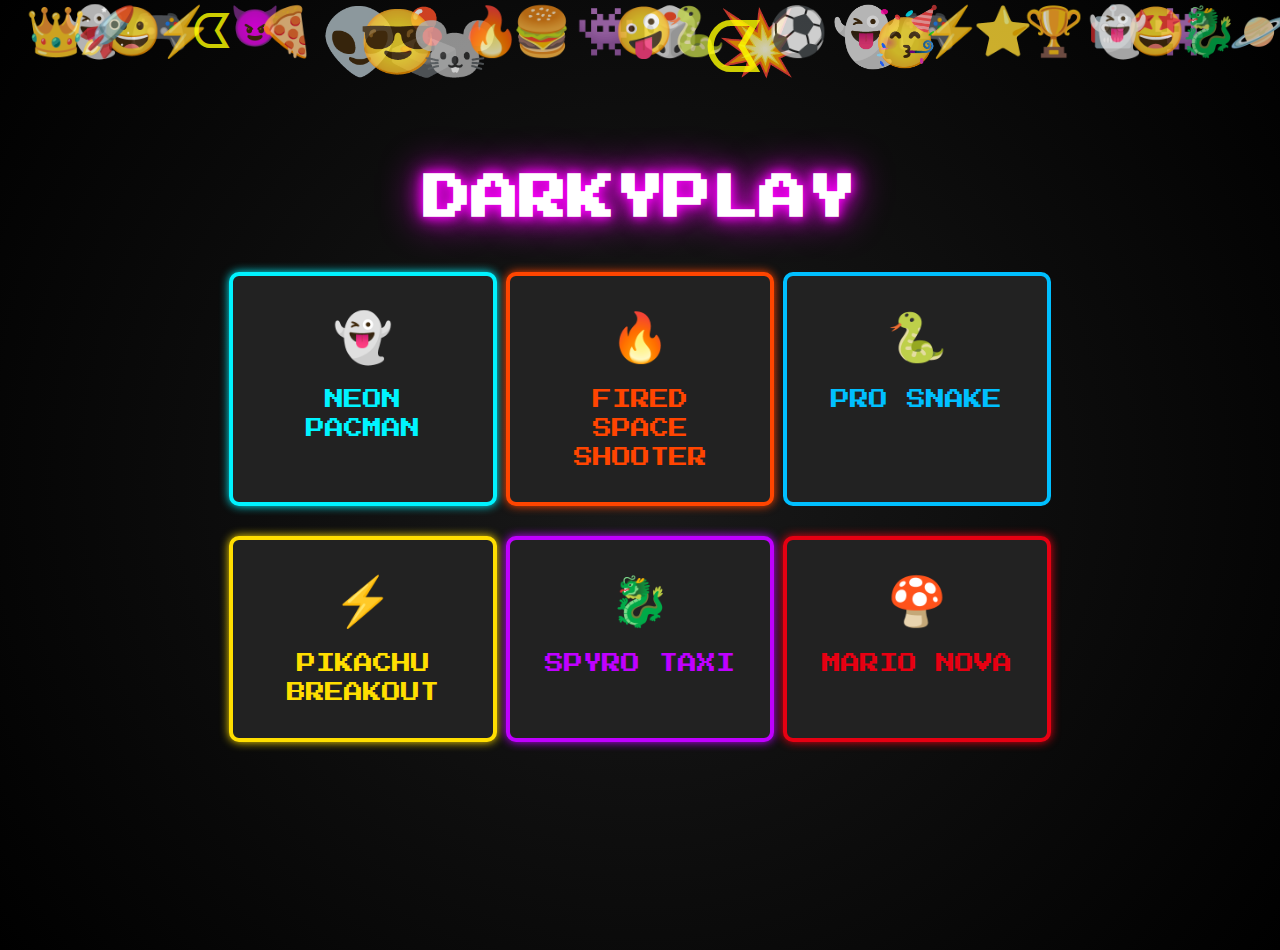
<file: index.html>
<!DOCTYPE html>
<html lang="en">

<head>
    <meta charset="UTF-8">
    <meta name="viewport" content="width=device-width, initial-scale=1.0, maximum-scale=1.0, user-scalable=no">
    <title>Darky Play - Free Online Arcade Games for Kids</title>
    <meta name="description"
        content="Play free online games like Neon Pacman, Space Shooter, Snake, and Pikachu Breakout at Darky Play. No downloads required! Fun and safe browser games for kids.">
    <meta name="keywords"
        content="Darky Play, Online Games, Free Games, Kids Games, Browser Games, Play Game, Neon Pacman, Space Shooter, Snake Game, Pokemon Game">
    <meta name="robots" content="index, follow">
    <link href="https://fonts.googleapis.com/css2?family=Press+Start+2P&display=swap" rel="stylesheet">
    <style>
        body {
            background-color: #111;
            color: #fff;
            font-family: 'Press Start 2P', cursive;
            display: flex;
            flex-direction: column;
            justify-content: center;
            align-items: center;
            height: 100vh;
            margin: 0;
            /* overflow: hidden; Removed for scrolling */
            text-align: center;
            position: relative;
            min-height: 100vh;
            height: auto;
            /* Allow growth */
            padding-bottom: 50px;
        }

        /* Icon Buttons */
        .icon-btn {
            display: inline-flex;
            align-items: center;
            justify-content: center;
            gap: 8px;
        }

        @media (max-width: 600px) {
            .icon-btn span {
                display: none;
            }

            .icon-btn::after {
                content: attr(data-icon);
                font-size: 1.5rem;
            }

            .icon-btn {
                padding: 10px !important;
            }
        }

        /* Dynamic Gradient Background */
        body::before {
            content: '';
            position: absolute;
            top: 0;
            left: 0;
            width: 100%;
            height: 100%;
            background: radial-gradient(circle at 50% 50%, #1a1a1a, #000);
            z-index: 0;
        }

        h1 {
            font-size: 3rem;
            color: #fff;
            text-shadow: 0 0 10px #ff00ff, 0 0 20px #ff00ff, 0 0 40px #ff00ff;
            margin-bottom: 50px;
            animation: glow 1.5s ease-in-out infinite alternate;
            z-index: 2;
            position: relative;
        }

        .game-grid {
            display: grid;
            grid-template-columns: repeat(auto-fit, minmax(200px, 1fr));
            gap: 30px;
            width: 100%;
            max-width: 800px;
            justify-items: center;
            z-index: 2;
            position: relative;
        }

        .game-card {
            background: #222;
            border: 4px solid #00f3ff;
            padding: 30px;
            border-radius: 10px;
            text-decoration: none;
            color: #00f3ff;
            transition: all 0.3s;
            display: flex;
            flex-direction: column;
            align-items: center;
            width: 100%;
            max-width: 200px;
            box-shadow: 0 0 10px #00f3ff;
        }

        .game-card:hover {
            background: #00f3ff;
            color: #000;
            box-shadow: 0 0 30px #00f3ff;
            transform: scale(1.1);
        }

        .game-icon {
            font-size: 3rem;
            margin-bottom: 20px;
        }

        .game-title {
            font-size: 1.2rem;
            line-height: 1.5;
        }

        @keyframes glow {
            from {
                text-shadow: 0 0 10px #ff00ff, 0 0 20px #ff00ff;
            }

            to {
                text-shadow: 0 0 20px #ff00ff, 0 0 40px #ff00ff, 0 0 60px #ff00ff;
            }
        }

        @media (max-width: 600px) {
            .game-grid {
                grid-template-columns: 1fr;
                width: 90%;
            }

            h1 {
                font-size: 2rem;
            }
        }

        /* Specific Game Card Styles */
        .game-card:nth-child(3):hover {
            background: #00BFFF !important;
            color: #000 !important;
            box-shadow: none !important;
        }

        .game-card:nth-child(2):hover {
            background: #FF4500 !important;
            color: #000 !important;
            box-shadow: 0 0 30px #FF4500 !important;
        }

        .game-card:nth-child(4):hover {
            background: #FFDE00 !important;
            color: #000 !important;
            box-shadow: 0 0 30px #FFDE00 !important;
        }

        .game-card:nth-child(6):hover {
            background: #e60012 !important;
            color: #fff !important;
            box-shadow: 0 0 30px #e60012 !important;
        }

        /* Background Animation */
        .background-container {
            position: absolute;
            top: 0;
            left: 0;
            width: 100%;
            height: 100%;
            overflow: hidden;
            z-index: 1;
            pointer-events: none;
        }

        .floating-icon {
            position: absolute;
            font-size: 3rem;
            opacity: 0.8;
            /* Increased from 0.15 */
            animation: float 15s infinite linear;
            filter: none;
            /* Removed blur */
        }

        @keyframes float {
            0% {
                transform: translateY(110vh) rotate(0deg);
                opacity: 0.1;
            }

            50% {
                opacity: 0.3;
            }

            100% {
                transform: translateY(-10vh) rotate(360deg);
                opacity: 0.1;
            }
        }

        /* Original Embedded Styles Override */
        @media (max-width: 768px) {
            .game-grid {
                display: flex;
                flex-direction: column;
                align-items: center;
            }

            .game-card {
                width: 90%;
                margin-bottom: 20px;
            }

            .floating-icon {
                font-size: 1.5rem !important;
                /* Smaller icons on mobile */
            }
        }
    </style>
</head>

<body>
    <!-- Background Animation -->
    <div class="background-container">
        <!-- Mass Emoji Flood -->

        <!-- Row 1: Ghosts & Monsters -->
        <span class="floating-icon" style="left: 5%; animation-duration: 20s; font-size: 3rem;">👻</span>
        <span class="floating-icon"
            style="left: 25%; animation-duration: 25s; animation-delay: 2s; font-size: 4rem;">👽</span>
        <span class="floating-icon" style="left: 45%; animation-duration: 18s; animation-delay: 5s;">👾</span>
        <span class="floating-icon"
            style="left: 65%; animation-duration: 22s; animation-delay: 1s; font-size: 3.5rem;">👻</span>
        <span class="floating-icon"
            style="left: 85%; animation-duration: 24s; animation-delay: 6s; font-size: 2.5rem;">🤖</span>

        <!-- Row 2: Gaming -->
        <span class="floating-icon" style="left: 10%; animation-duration: 28s; animation-delay: 4s;">🎮</span>
        <span class="floating-icon"
            style="left: 30%; animation-duration: 30s; animation-delay: 0s; font-size: 4rem;">🕹️</span>
        <span class="floating-icon" style="left: 50%; animation-duration: 26s; animation-delay: 8s;">🎲</span>
        <span class="floating-icon"
            style="left: 70%; animation-duration: 22s; animation-delay: 3s; font-size: 3rem;">🎮</span>
        <span class="floating-icon" style="left: 90%; animation-duration: 25s; animation-delay: 10s;">👾</span>

        <!-- Row 3: Smileys -->
        <span class="floating-icon" style="left: 8%; animation-duration: 18s; animation-delay: 7s;">😀</span>
        <span class="floating-icon"
            style="left: 28%; animation-duration: 20s; animation-delay: 12s; font-size: 4rem;">😎</span>
        <span class="floating-icon" style="left: 48%; animation-duration: 15s; animation-delay: 2s;">🤪</span>
        <span class="floating-icon"
            style="left: 68%; animation-duration: 24s; animation-delay: 5s; font-size: 3.5rem;">🥳</span>
        <span class="floating-icon" style="left: 88%; animation-duration: 19s; animation-delay: 9s;">🤩</span>
        <span class="floating-icon"
            style="left: 18%; animation-duration: 26s; animation-delay: 14s; font-size: 2.5rem;">😈</span>

        <!-- Row 4: Pokemon/Animals -->
        <span class="floating-icon"
            style="left: 12%; animation-duration: 22s; animation-delay: 1s; color: yellow;">⚡</span>
        <span class="floating-icon"
            style="left: 32%; animation-duration: 27s; animation-delay: 6s; font-size: 4.5rem;">🐭</span>
        <span class="floating-icon" style="left: 52%; animation-duration: 21s; animation-delay: 11s;">🐍</span>
        <span class="floating-icon"
            style="left: 72%; animation-duration: 25s; animation-delay: 4s; color: yellow;">⚡</span>
        <span class="floating-icon"
            style="left: 92%; animation-duration: 29s; animation-delay: 8s; font-size: 3rem;">🐉</span>

        <!-- Row 5: Action/Space -->
        <span class="floating-icon" style="left: 6%; animation-duration: 16s; animation-delay: 3s;">🚀</span>
        <span class="floating-icon" style="left: 36%; animation-duration: 20s; animation-delay: 9s;">🔥</span>
        <span class="floating-icon"
            style="left: 56%; animation-duration: 23s; animation-delay: 13s; font-size: 4rem;">💥</span>
        <span class="floating-icon" style="left: 76%; animation-duration: 18s; animation-delay: 2s;">⭐</span>
        <span class="floating-icon" style="left: 96%; animation-duration: 25s; animation-delay: 7s;">🪐</span>

        <!-- Row 6: Food & Fun -->
        <span class="floating-icon" style="left: 20%; animation-duration: 30s; animation-delay: 5s;">🍕</span>
        <span class="floating-icon" style="left: 40%; animation-duration: 24s; animation-delay: 10s;">🍔</span>
        <span class="floating-icon" style="left: 60%; animation-duration: 28s; animation-delay: 15s;">⚽</span>
        <span class="floating-icon" style="left: 80%; animation-duration: 22s; animation-delay: 1s;">🏆</span>
        <span class="floating-icon" style="left: 2%; animation-duration: 26s; animation-delay: 12s;">👑</span>

        <!-- Row 7: Pacman -->
        <span class="floating-icon"
            style="left: 15%; animation-duration: 17s; animation-delay: 4s; color: yellow;">ᗧ</span>
        <span class="floating-icon"
            style="left: 55%; animation-duration: 19s; animation-delay: 8s; color: yellow; font-size: 4.5rem;">ᗧ</span>
        <span class="floating-icon"
            style="left: 85%; animation-duration: 21s; animation-delay: 0s; color: pink;">👻</span>
    </div>

    <h1>DARKYPLAY</h1>
    <div class="game-grid">
        <a href="neon-pacman/index.html" class="game-card">
            <div class="game-icon">👻</div>
            <div class="game-title">NEON PACMAN</div>
        </a>
        <a href="fired-space-shooter/index.html" class="game-card"
            style="border-color: #FF4500; box-shadow: 0 0 10px #FF4500; color: #FF4500;">
            <div class="game-icon">🔥</div>
            <div class="game-title">FIRED SPACE SHOOTER</div>
        </a>
        <a href="snake/index.html" class="game-card" style="border-color: #00BFFF; box-shadow: none; color: #00BFFF;">
            <div class="game-icon">🐍</div>
            <div class="game-title">PRO SNAKE</div>
        </a>
        <a href="pikachu-breakout/index.html" class="game-card"
            style="border-color: #FFDE00; box-shadow: 0 0 10px #FFDE00; color: #FFDE00;">
            <div class="game-icon">⚡</div>
            <div class="game-title">PIKACHU BREAKOUT</div>
        </a>
        <a href="spyro-taxi/index.html" class="game-card"
            style="border-color: #bf00ff; box-shadow: 0 0 10px #bf00ff; color: #bf00ff;">
            <div class="game-icon">🐉</div>
            <div class="game-title">SPYRO TAXI</div>
        </a>
        <a href="mario-nova/index.html" class="game-card"
            style="border-color: #e60012; box-shadow: 0 0 10px #e60012; color: #e60012;">
            <div class="game-icon">🍄</div>
            <div class="game-title">MARIO NOVA</div>
        </a>
    </div>

    <div class="site-footer">
        &copy; 2026 - Efe Kaan Karahan
    </div>
</body>

</html>
</file>
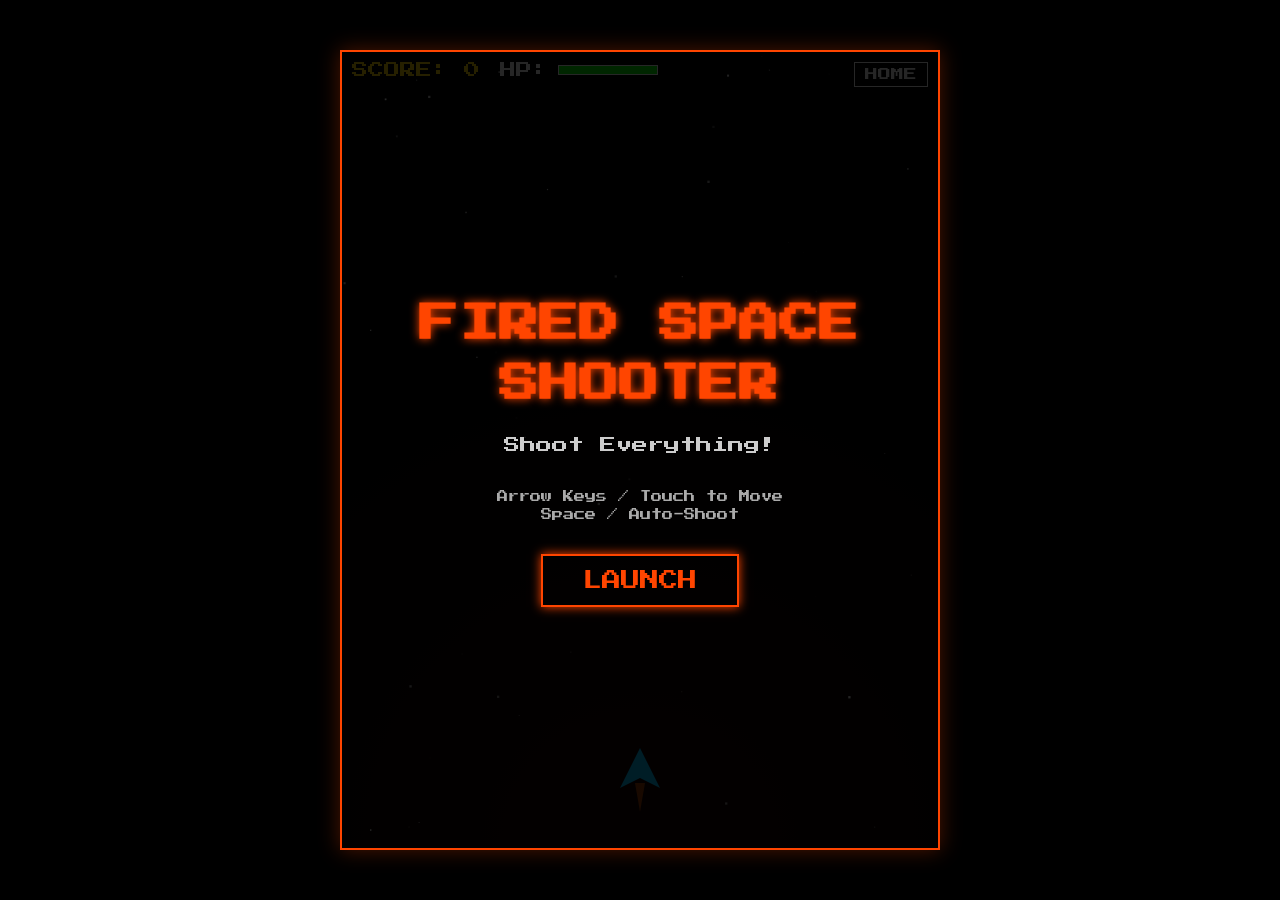
<file: fired-space-shooter/index.html>
<!DOCTYPE html>
<html lang="en">

<head>
    <meta charset="UTF-8">
    <meta name="viewport" content="width=device-width, initial-scale=1.0, user-scalable=no, maximum-scale=1.0">
    <title>Fired Space Shooter</title>
    <link href="https://fonts.googleapis.com/css2?family=Press+Start+2P&display=swap" rel="stylesheet">
    <link rel="stylesheet" href="style.css">
    <style>
        /* Embed critical style to avoid FOUC */
        body {
            background-color: #000;
            color: #fff;
        }
    </style>
</head>

<body>
    <div class="game-container">
        <div class="header">
            <div class="score-board">SCORE: <span id="score">0</span></div>
            <div class="health-board">HP: <div id="health-bar">
                    <div id="health-fill"></div>
                </div>
            </div>
            <a href="/" class="home-btn" style="position: absolute; top: 10px; right: 10px;">HOME</a>
        </div>

        <canvas id="gameCanvas"></canvas>

        <div id="start-screen" class="overlay">
            <h1>FIRED SPACE SHOOTER</h1>
            <p>Shoot Everything!</p>
            <p style="font-size: 0.7em; color: #aaa;">Arrow Keys / Touch to Move<br>Space / Auto-Shoot</p>
            <button id="play-btn">LAUNCH</button>
        </div>

        <div id="game-over-screen" class="overlay hidden">
            <h1 style="color: red; font-size: 3rem;">LOSER</h1>
            <p>Score: <span id="final-score">0</span></p>
            <button id="restart-btn">RETRY</button>
            <a href="/" class="home-btn" style="margin-top: 20px; display: inline-block;">MENU</a>
        </div>

        <div id="win-screen" class="overlay hidden">
            <h1 style="color: #00ff00; font-size: 3rem;">YOU WIN</h1>
            <p>Score: <span id="win-score">0</span></p>
            <button id="restart-win-btn">PLAY AGAIN</button>
            <a href="/" class="home-btn" style="margin-top: 20px; display: inline-block;">MENU</a>
        </div>
    </div>

    <script src="game.js"></script>
</body>

</html>
</file>
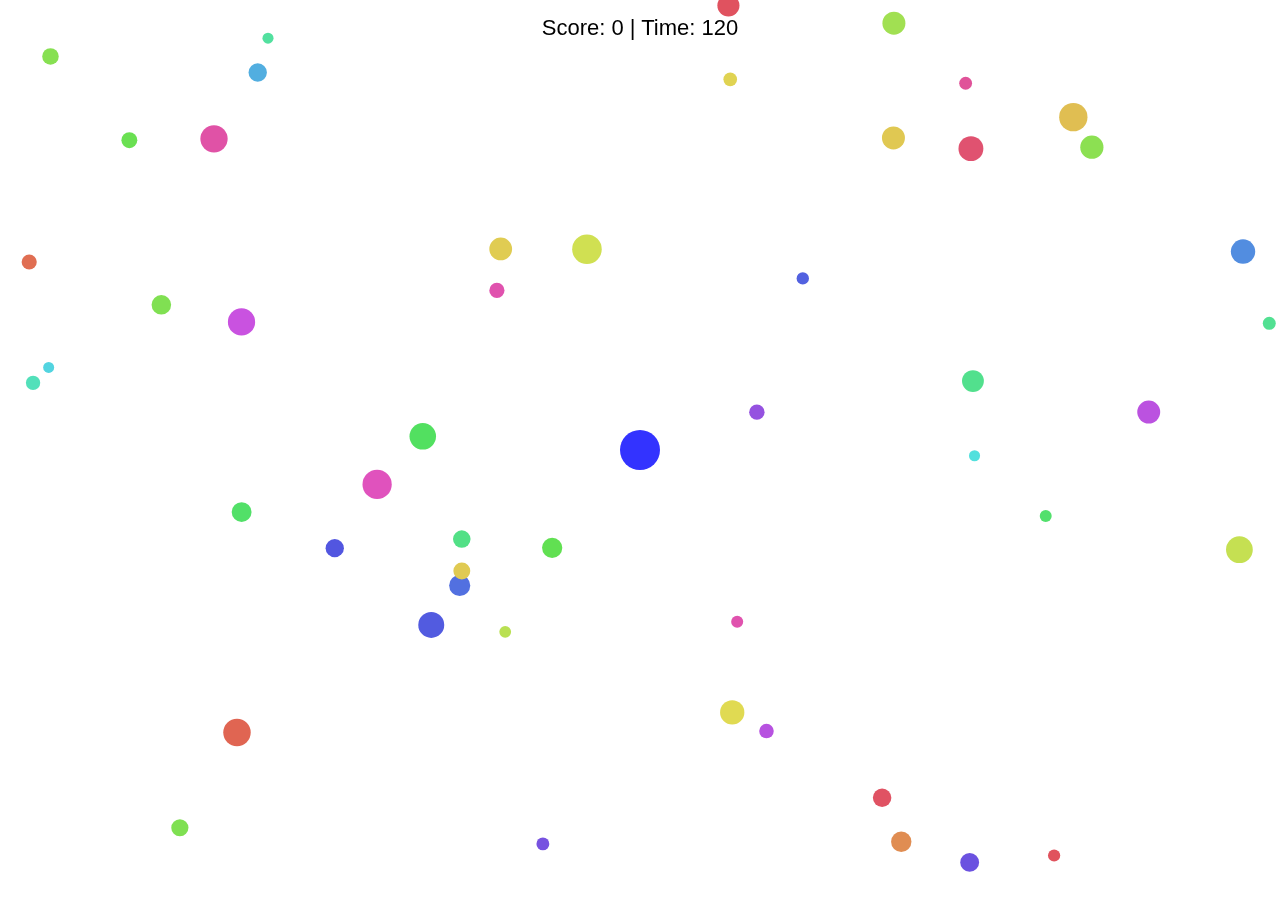
<file: holepringo/index.html>
<!DOCTYPE html>
<html>

<head>
    <meta charset="UTF-8">
    <title>Holpringo 2D</title>
    <style>
        body {
            margin: 0;
            overflow: hidden;
            background: #ffffff;
        }

        canvas {
            display: block;
        }

        #ui {
            position: fixed;
            top: 15px;
            left: 50%;
            transform: translateX(-50%);
            font-family: Arial;
            font-size: 22px;
            color: #000;
        }
    </style>
</head>

<body>

    <div id="ui">
        Score: <span id="score">0</span> |
        Time: <span id="time">120</span>
    </div>

    <canvas id="game"></canvas>

    <div id="menuScreen"
        style="position:fixed; top:0; left:0; width:100%; height:100%; background:white; display:none; align-items:center; justify-content:center; flex-direction:column; font-family:Arial; z-index:9999;">
        <h1>Time's Up!</h1>
        <button onclick="restartGame()" style="margin:10px;padding:10px 20px;font-size:18px;">Restart</button>
        <button onclick="goMainMenu()" style="margin:10px;padding:10px 20px;font-size:18px;">Main Menu</button>
    </div>

    <script>
        const canvas = document.getElementById("game");
        const ctx = canvas.getContext("2d");

        canvas.width = window.innerWidth;
        canvas.height = window.innerHeight;

        let player = {
            x: canvas.width / 2,
            y: canvas.height / 2,
            radius: 20,
            vx: 0,
            vy: 0
        };

        let score = 0;
        let timeLeft = 120;
        let gameActive = true;

        let objects = [];

        // Spawn objects
        function spawn() {
            objects.push({
                x: Math.random() * canvas.width,
                y: Math.random() * canvas.height,
                radius: Math.random() * 10 + 5,
                color: `hsl(${Math.random() * 360},70%,60%)`
            });
        }

        for (let i = 0; i < 50; i++) spawn();

        // KEYBOARD CONTROL
        let keys = {};

        window.addEventListener("keydown", e => {
            keys[e.key] = true;
        });
        window.addEventListener("keyup", e => {
            keys[e.key] = false;
        });

        // TOUCH CONTROL
        let touchStartX = 0, touchStartY = 0;

        window.addEventListener("touchstart", e => {
            touchStartX = e.touches[0].clientX;
            touchStartY = e.touches[0].clientY;
        });

        window.addEventListener("touchmove", e => {
            let dx = e.touches[0].clientX - touchStartX;
            let dy = e.touches[0].clientY - touchStartY;

            player.vx = dx * 0.01;
            player.vy = dy * 0.01;
        });

        window.addEventListener("touchend", () => {
            player.vx = 0;
            player.vy = 0;
        });

        // TIMER
        const timerInterval = setInterval(() => {
            if (!gameActive) return;
            timeLeft--;
            document.getElementById("time").innerText = timeLeft;
            if (timeLeft <= 0) {
                gameActive = false;
            }
        }, 1000);

        // GAME LOOP
        function update() {
            if (!gameActive) return;

            // Keyboard movement
            if (keys["ArrowUp"]) player.vy -= 0.3;
            if (keys["ArrowDown"]) player.vy += 0.3;
            if (keys["ArrowLeft"]) player.vx -= 0.3;
            if (keys["ArrowRight"]) player.vx += 0.3;

            // Friction (kayma efekti)
            player.vx *= 0.95;
            player.vy *= 0.95;

            player.x += player.vx;
            player.y += player.vy;

            // Boundaries
            if (player.x < 0) player.x = 0;
            if (player.y < 0) player.y = 0;
            if (player.x > canvas.width) player.x = canvas.width;
            if (player.y > canvas.height) player.y = canvas.height;

            // Eat objects
            objects.forEach((obj, index) => {
                let dx = player.x - obj.x;
                let dy = player.y - obj.y;
                let dist = Math.sqrt(dx * dx + dy * dy);

                if (dist < player.radius) {
                    score += 10;
                    document.getElementById("score").innerText = score;
                    objects.splice(index, 1);
                    spawn();
                }
            });
        }

        function draw() {
            ctx.clearRect(0, 0, canvas.width, canvas.height);

            // Player
            ctx.beginPath();
            ctx.arc(player.x, player.y, player.radius, 0, Math.PI * 2);
            ctx.fillStyle = "#3333ff";
            ctx.fill();

            // Objects
            objects.forEach(obj => {
                ctx.beginPath();
                ctx.arc(obj.x, obj.y, obj.radius, 0, Math.PI * 2);
                ctx.fillStyle = obj.color;
                ctx.fill();
            });

            if (!gameActive) {
                document.getElementById("menuScreen").style.display = "flex";
            }
        }

        function loop() {
            update();
            draw();
            requestAnimationFrame(loop);
        }

        loop();

        function restartGame() {
            location.reload();
        }

        function goMainMenu() {
            window.location.href = "/";
        }
    </script>

</body>

</html>
</file>
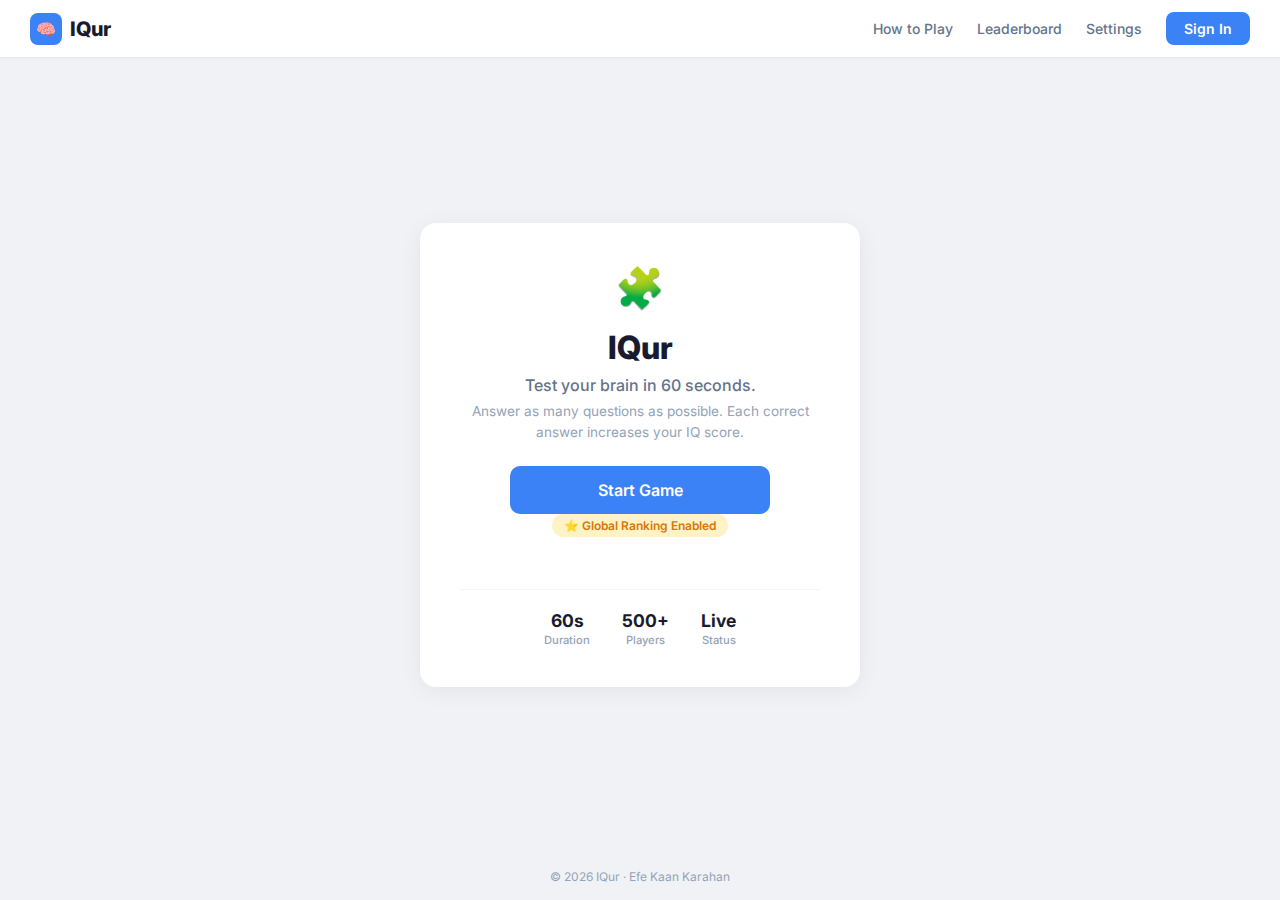
<file: iqur/index.html>
<!DOCTYPE html>
<html lang="en">

<head>
    <meta charset="UTF-8">
    <meta name="viewport" content="width=device-width, initial-scale=1.0">
    <title>IQur - Test Your Brain</title>
    <link href="https://fonts.googleapis.com/css2?family=Inter:wght@400;500;600;700;800&display=swap" rel="stylesheet">
    <style>
        * {
            margin: 0;
            padding: 0;
            box-sizing: border-box;
        }

        body {
            font-family: 'Inter', sans-serif;
            background: #f0f2f5;
            min-height: 100vh;
            display: flex;
            flex-direction: column;
        }

        /* ── Navbar ── */
        .navbar {
            background: #fff;
            padding: 12px 30px;
            display: flex;
            align-items: center;
            justify-content: space-between;
            box-shadow: 0 1px 3px rgba(0, 0, 0, 0.06);
            position: sticky;
            top: 0;
            z-index: 100;
        }

        .nav-logo {
            display: flex;
            align-items: center;
            gap: 8px;
            font-weight: 800;
            font-size: 1.25rem;
            color: #1a1a2e;
        }

        .nav-logo .logo-icon {
            width: 32px;
            height: 32px;
            background: #3b82f6;
            border-radius: 8px;
            display: flex;
            align-items: center;
            justify-content: center;
            color: #fff;
            font-size: 1rem;
        }

        .nav-links {
            display: flex;
            align-items: center;
            gap: 24px;
        }

        .nav-links a {
            text-decoration: none;
            color: #64748b;
            font-size: 0.875rem;
            font-weight: 500;
            transition: color 0.2s;
        }

        .nav-links a:hover {
            color: #3b82f6;
        }

        .nav-links .btn-signin {
            background: #3b82f6;
            color: #fff;
            padding: 8px 18px;
            border-radius: 8px;
            font-weight: 600;
            transition: background 0.2s;
        }

        .nav-links .btn-signin:hover {
            background: #2563eb;
        }

        /* ── Main Content ── */
        .main-content {
            flex: 1;
            display: flex;
            align-items: center;
            justify-content: center;
            padding: 40px 20px;
        }

        /* ── Card ── */
        .card {
            background: #fff;
            border-radius: 16px;
            box-shadow: 0 4px 24px rgba(0, 0, 0, 0.06);
            padding: 40px;
            width: 100%;
            max-width: 440px;
            text-align: center;
            animation: fadeIn 0.4s ease;
        }

        @keyframes fadeIn {
            from {
                opacity: 0;
                transform: translateY(12px);
            }

            to {
                opacity: 1;
                transform: translateY(0);
            }
        }

        .brain-icon {
            font-size: 2.5rem;
            margin-bottom: 16px;
            display: inline-block;
            animation: pulse 2s ease-in-out infinite;
        }

        @keyframes pulse {

            0%,
            100% {
                transform: scale(1);
            }

            50% {
                transform: scale(1.1);
            }
        }

        /* ── Start Screen ── */
        #startScreen h1 {
            font-size: 2rem;
            font-weight: 800;
            color: #1a1a2e;
            margin-bottom: 8px;
        }

        #startScreen .subtitle {
            font-size: 1rem;
            color: #64748b;
            font-weight: 500;
            margin-bottom: 6px;
        }

        #startScreen .description {
            font-size: 0.85rem;
            color: #94a3b8;
            margin-bottom: 24px;
            line-height: 1.5;
        }

        .btn-primary {
            background: #3b82f6;
            color: #fff;
            border: none;
            padding: 14px 40px;
            font-size: 1rem;
            font-weight: 600;
            border-radius: 10px;
            cursor: pointer;
            transition: all 0.2s;
            font-family: 'Inter', sans-serif;
            width: 100%;
            max-width: 260px;
        }

        .btn-primary:hover {
            background: #2563eb;
            transform: translateY(-1px);
            box-shadow: 0 4px 12px rgba(59, 130, 246, 0.35);
        }

        .btn-primary:active {
            transform: translateY(0);
        }

        .difficulty-label {
            display: inline-block;
            background: #fef3c7;
            color: #d97706;
            padding: 4px 12px;
            border-radius: 20px;
            font-size: 0.75rem;
            font-weight: 600;
            margin-bottom: 24px;
        }

        .stats-row {
            display: flex;
            justify-content: center;
            gap: 32px;
            margin-top: 28px;
            padding-top: 20px;
            border-top: 1px solid #f1f5f9;
        }

        .stat-item {
            text-align: center;
        }

        .stat-value {
            font-size: 1.1rem;
            font-weight: 700;
            color: #1a1a2e;
        }

        .stat-label {
            font-size: 0.7rem;
            color: #94a3b8;
            font-weight: 500;
            margin-top: 2px;
        }

        /* ── Game Screen ── */
        .game-header {
            display: flex;
            justify-content: space-between;
            margin-bottom: 32px;
        }

        .game-stat-box {
            background: #f8fafc;
            border-radius: 12px;
            padding: 12px 20px;
            flex: 1;
            margin: 0 6px;
        }

        .game-stat-box .label {
            font-size: 0.65rem;
            color: #94a3b8;
            font-weight: 600;
            text-transform: uppercase;
            letter-spacing: 0.5px;
            display: flex;
            align-items: center;
            gap: 4px;
        }

        .game-stat-box .label .dot {
            width: 6px;
            height: 6px;
            border-radius: 50%;
            display: inline-block;
        }

        .game-stat-box .label .dot.green {
            background: #22c55e;
        }

        .game-stat-box .label .dot.blue {
            background: #3b82f6;
        }

        .game-stat-box .value {
            font-size: 1.5rem;
            font-weight: 800;
            color: #1a1a2e;
            margin-top: 4px;
        }

        .game-stat-box .value .unit {
            font-size: 0.75rem;
            font-weight: 500;
            color: #94a3b8;
            margin-left: 2px;
        }

        .question-label {
            font-size: 0.7rem;
            color: #3b82f6;
            font-weight: 600;
            text-transform: uppercase;
            letter-spacing: 1px;
            margin-bottom: 12px;
        }

        .question-text {
            font-size: 2.5rem;
            font-weight: 800;
            color: #1a1a2e;
            margin-bottom: 24px;
        }

        .answer-input {
            width: 100%;
            max-width: 280px;
            padding: 14px;
            font-size: 1.1rem;
            font-family: 'Inter', sans-serif;
            border: 2px solid #e2e8f0;
            border-radius: 10px;
            text-align: center;
            outline: none;
            transition: border-color 0.2s;
            color: #1a1a2e;
            font-weight: 600;
        }

        .answer-input:focus {
            border-color: #3b82f6;
            box-shadow: 0 0 0 3px rgba(59, 130, 246, 0.15);
        }

        .answer-input::placeholder {
            color: #cbd5e1;
            font-weight: 400;
        }

        .hint-text {
            font-size: 0.75rem;
            color: #94a3b8;
            margin-top: 10px;
            margin-bottom: 24px;
        }

        .progress-section {
            margin-top: 28px;
            padding-top: 20px;
            border-top: 1px solid #f1f5f9;
            display: flex;
            align-items: center;
            justify-content: space-between;
        }

        .progress-label {
            font-size: 0.7rem;
            color: #94a3b8;
            font-weight: 500;
        }

        .progress-bar-bg {
            flex: 1;
            height: 6px;
            background: #e2e8f0;
            border-radius: 3px;
            margin: 0 12px;
            overflow: hidden;
        }

        .progress-bar-fill {
            height: 100%;
            background: linear-gradient(90deg, #3b82f6, #60a5fa);
            border-radius: 3px;
            transition: width 0.5s ease;
        }

        .progress-count {
            font-size: 0.75rem;
            color: #64748b;
            font-weight: 600;
        }

        /* ── Results Screen ── */
        #endScreen h2.result-title {
            font-size: 1.6rem;
            font-weight: 800;
            color: #1a1a2e;
            margin-bottom: 4px;
        }

        .result-subtitle {
            font-size: 0.85rem;
            color: #94a3b8;
            margin-bottom: 28px;
        }

        .score-display {
            margin-bottom: 28px;
        }

        .score-label {
            font-size: 0.7rem;
            color: #94a3b8;
            font-weight: 600;
            text-transform: uppercase;
            letter-spacing: 1px;
            margin-bottom: 4px;
        }

        .score-number {
            font-size: 3.5rem;
            font-weight: 800;
            color: #1a1a2e;
        }

        .performance-card {
            background: #f0f7ff;
            border-radius: 12px;
            padding: 20px;
            margin-bottom: 24px;
        }

        .performance-card h3 {
            font-size: 1rem;
            font-weight: 700;
            color: #1a1a2e;
            margin-bottom: 4px;
        }

        .performance-card p {
            font-size: 0.75rem;
            color: #64748b;
            line-height: 1.5;
            margin-bottom: 16px;
        }

        .performance-stats {
            display: flex;
            justify-content: center;
            gap: 16px;
        }

        .perf-stat {
            text-align: center;
            flex: 1;
        }

        .perf-stat .perf-value {
            font-size: 1.1rem;
            font-weight: 800;
            color: #3b82f6;
        }

        .perf-stat .perf-value.green {
            color: #22c55e;
        }

        .perf-stat .perf-value.red {
            color: #ef4444;
        }

        .perf-stat .perf-value.orange {
            color: #f59e0b;
        }

        .perf-stat .perf-label {
            font-size: 0.65rem;
            color: #94a3b8;
            font-weight: 500;
            margin-top: 2px;
        }

        .btn-row {
            display: flex;
            gap: 12px;
            margin-top: 8px;
        }

        .btn-restart {
            flex: 1;
            background: #3b82f6;
            color: #fff;
            border: none;
            padding: 12px;
            font-size: 0.9rem;
            font-weight: 600;
            border-radius: 10px;
            cursor: pointer;
            font-family: 'Inter', sans-serif;
            transition: all 0.2s;
        }

        .btn-restart:hover {
            background: #2563eb;
        }

        .btn-menu {
            flex: 1;
            background: #1a1a2e;
            color: #fff;
            border: none;
            padding: 12px;
            font-size: 0.9rem;
            font-weight: 600;
            border-radius: 10px;
            cursor: pointer;
            font-family: 'Inter', sans-serif;
            transition: all 0.2s;
        }

        .btn-menu:hover {
            background: #0f0f1e;
        }

        .result-footer {
            display: flex;
            justify-content: space-between;
            margin-top: 20px;
            font-size: 0.7rem;
            color: #94a3b8;
        }

        /* ── Footer ── */
        .site-footer {
            text-align: center;
            padding: 16px;
            font-size: 0.75rem;
            color: #94a3b8;
        }

        .hidden {
            display: none !important;
        }

        /* ── Responsive ── */
        @media (max-width: 500px) {
            .card {
                padding: 28px 20px;
            }

            .navbar {
                padding: 10px 16px;
            }

            .nav-links a:not(.btn-signin) {
                display: none;
            }

            .question-text {
                font-size: 2rem;
            }

            .game-stat-box .value {
                font-size: 1.2rem;
            }
        }

        /* Correct / Wrong flash */
        .flash-correct {
            animation: flashGreen 0.4s ease;
        }

        .flash-wrong {
            animation: flashRed 0.4s ease;
        }

        @keyframes flashGreen {
            0% {
                background: #fff;
            }

            50% {
                background: #dcfce7;
            }

            100% {
                background: #fff;
            }
        }

        @keyframes flashRed {
            0% {
                background: #fff;
            }

            50% {
                background: #fee2e2;
            }

            100% {
                background: #fff;
            }
        }
    </style>
</head>

<body>

    <!-- Navbar -->
    <nav class="navbar">
        <div class="nav-logo">
            <div class="logo-icon">🧠</div>
            IQur
        </div>
        <div class="nav-links">
            <a href="#" id="navHowToPlay">How to Play</a>
            <a href="#" id="navLeaderboard">Leaderboard</a>
            <a href="#" id="navSettings">Settings</a>
            <a href="#" class="btn-signin" id="navSignIn">Sign In</a>
        </div>
    </nav>

    <!-- Main -->
    <div class="main-content">

        <!-- ── START SCREEN ── -->
        <div class="card" id="startScreen">
            <div class="brain-icon">🧩</div>
            <h1>IQur</h1>
            <p class="subtitle">Test your brain in 60 seconds.</p>
            <p class="description">Answer as many questions as possible. Each correct answer increases your IQ score.
            </p>
            <button class="btn-primary" onclick="startGame()">Start Game</button>
            <div class="difficulty-label">⭐ Global Ranking Enabled</div>
            <div class="stats-row">
                <div class="stat-item">
                    <div class="stat-value">60s</div>
                    <div class="stat-label">Duration</div>
                </div>
                <div class="stat-item">
                    <div class="stat-value">500+</div>
                    <div class="stat-label">Players</div>
                </div>
                <div class="stat-item">
                    <div class="stat-value">Live</div>
                    <div class="stat-label">Status</div>
                </div>
            </div>
        </div>

        <!-- ── GAME SCREEN ── -->
        <div class="card hidden" id="gameScreen">
            <div class="game-header">
                <div class="game-stat-box">
                    <div class="label"><span class="dot green"></span> Time Remaining</div>
                    <div class="value" id="timerDisplay">01:00 <span class="unit">sec</span></div>
                </div>
                <div class="game-stat-box">
                    <div class="label"><span class="dot blue"></span> Current Score</div>
                    <div class="value" id="scoreDisplay">0 <span class="unit">pts</span></div>
                </div>
            </div>

            <div class="question-label">Solve the Problem</div>
            <div class="question-text" id="questionText">? + ? = ?</div>

            <input type="number" class="answer-input" id="answerInput" placeholder="?" autofocus />
            <br><br>
            <button class="btn-primary" onclick="checkAnswer()" id="submitBtn">Submit Answer</button>
            <div class="hint-text">Press <strong>Enter</strong> to submit</div>

            <div class="progress-section">
                <span class="progress-label">Session Progress</span>
                <div class="progress-bar-bg">
                    <div class="progress-bar-fill" id="progressBar" style="width: 100%;"></div>
                </div>
                <span class="progress-count" id="progressCount">0/10</span>
            </div>
        </div>

        <!-- ── RESULTS SCREEN ── -->
        <div class="card hidden" id="endScreen">
            <div class="brain-icon">🏆</div>
            <h2 class="result-title">Game Complete!</h2>
            <p class="result-subtitle">You've finished your daily assessment.</p>

            <div class="score-display">
                <div class="score-label">Total Score</div>
                <div class="score-number" id="finalScore">0</div>
            </div>

            <div class="performance-card">
                <h3 id="perfTitle">Great performance!</h3>
                <p id="perfDesc">You performed better than most players. Keep challenging yourself to reach new heights!
                </p>
                <div class="performance-stats">
                    <div class="perf-stat">
                        <div class="perf-value green" id="accuracyStat">0%</div>
                        <div class="perf-label">Accuracy</div>
                    </div>
                    <div class="perf-stat">
                        <div class="perf-value blue" id="speedStat">0%</div>
                        <div class="perf-label">Speed</div>
                    </div>
                    <div class="perf-stat">
                        <div class="perf-value orange" id="avgTimeStat">0s</div>
                        <div class="perf-label">Avg Time</div>
                    </div>
                </div>
            </div>

            <div class="btn-row">
                <button class="btn-restart" onclick="restartGame()">🔄 Restart Testing</button>
                <button class="btn-menu" onclick="goMainMenu()">🏠 Main Menu</button>
            </div>

            <div class="result-footer">
                <span id="lastSession">⏱ Last session: 60 sec</span>
                <span id="questionsAnswered">✅ Questions: 0 / 0</span>
            </div>
        </div>

    </div>

    <!-- Footer -->
    <div class="site-footer">
        &copy; 2026 IQur &middot; Efe Kaan Karahan
    </div>

    <script>
        let timeLeft = 60;
        let score = 0;
        let correctAnswer = 0;
        let timerInterval;
        let totalQuestions = 0;
        let correctQuestions = 0;
        let questionStartTime = 0;
        let totalAnswerTime = 0;
        const operators = ['+', '-', '×'];

        function startGame() {
            document.getElementById("startScreen").classList.add("hidden");
            document.getElementById("gameScreen").classList.remove("hidden");
            document.getElementById("endScreen").classList.add("hidden");

            score = 0;
            timeLeft = 60;
            totalQuestions = 0;
            correctQuestions = 0;
            totalAnswerTime = 0;

            updateTimerDisplay();
            updateScoreDisplay();
            generateQuestion();
            timerInterval = setInterval(updateTimer, 1000);
            document.getElementById("answerInput").focus();
        }

        function updateTimer() {
            timeLeft--;
            updateTimerDisplay();
            // Progress bar
            document.getElementById("progressBar").style.width = ((timeLeft / 60) * 100) + "%";

            if (timeLeft <= 0) {
                clearInterval(timerInterval);
                endGame();
            }
        }

        function updateTimerDisplay() {
            let mins = Math.floor(timeLeft / 60);
            let secs = timeLeft % 60;
            let formatted = String(mins).padStart(2, '0') + ':' + String(secs).padStart(2, '0');
            document.getElementById("timerDisplay").innerHTML = formatted + ' <span class="unit">sec</span>';
        }

        function updateScoreDisplay() {
            document.getElementById("scoreDisplay").innerHTML = score.toLocaleString() + ' <span class="unit">pts</span>';
        }

        function generateQuestion() {
            let op = operators[Math.floor(Math.random() * operators.length)];
            let a, b;

            if (op === '+') {
                a = Math.floor(Math.random() * 50) + 1;
                b = Math.floor(Math.random() * 50) + 1;
                correctAnswer = a + b;
            } else if (op === '-') {
                a = Math.floor(Math.random() * 50) + 10;
                b = Math.floor(Math.random() * a) + 1;
                correctAnswer = a - b;
            } else {
                a = Math.floor(Math.random() * 15) + 2;
                b = Math.floor(Math.random() * 15) + 2;
                correctAnswer = a * b;
            }

            document.getElementById("questionText").innerText = a + " " + op + " " + b;
            document.getElementById("answerInput").value = "";
            document.getElementById("progressCount").innerText = totalQuestions + " answered";
            questionStartTime = Date.now();
        }

        function checkAnswer() {
            let userAnswer = parseInt(document.getElementById("answerInput").value);
            if (isNaN(userAnswer)) return;

            totalQuestions++;
            let answerTime = (Date.now() - questionStartTime) / 1000;
            totalAnswerTime += answerTime;
            let card = document.getElementById("gameScreen");

            if (userAnswer === correctAnswer) {
                correctQuestions++;
                score += 10;
                card.classList.remove("flash-wrong");
                void card.offsetWidth;
                card.classList.add("flash-correct");
            } else {
                score -= 5;
                if (score < 0) score = 0;
                card.classList.remove("flash-correct");
                void card.offsetWidth;
                card.classList.add("flash-wrong");
            }

            updateScoreDisplay();
            generateQuestion();
            document.getElementById("answerInput").focus();
        }

        function endGame() {
            document.getElementById("gameScreen").classList.add("hidden");
            document.getElementById("endScreen").classList.remove("hidden");

            document.getElementById("finalScore").innerText = score;

            // Accuracy
            let accuracy = totalQuestions > 0 ? Math.round((correctQuestions / totalQuestions) * 100) : 0;
            document.getElementById("accuracyStat").innerText = accuracy + "%";

            // Speed (questions per minute)
            let speed = totalQuestions > 0 ? Math.round((correctQuestions / 60) * 100) : 0;
            document.getElementById("speedStat").innerText = Math.min(speed, 100) + "%";

            // Average time
            let avgTime = totalQuestions > 0 ? (totalAnswerTime / totalQuestions).toFixed(1) : 0;
            document.getElementById("avgTimeStat").innerText = avgTime + "s";

            // Performance message
            if (accuracy >= 80) {
                document.getElementById("perfTitle").innerText = "Great performance!";
                document.getElementById("perfDesc").innerText = "You performed better than most players. Keep challenging yourself to reach new heights!";
            } else if (accuracy >= 50) {
                document.getElementById("perfTitle").innerText = "Good effort!";
                document.getElementById("perfDesc").innerText = "You're on the right track. Practice more to improve your accuracy and speed.";
            } else {
                document.getElementById("perfTitle").innerText = "Keep practicing!";
                document.getElementById("perfDesc").innerText = "Don't give up! Every attempt helps you improve. Try again to beat your score.";
            }

            document.getElementById("questionsAnswered").innerText = "✅ Questions: " + correctQuestions + " / " + totalQuestions;
            document.getElementById("lastSession").innerText = "⏱ Last session: 60 sec";
        }

        function restartGame() {
            window.location.href = "https://darkyplay.com/iqur";
        }

        function goMainMenu() {
            window.location.href = "https://darkyplay.com";
        }

        // Enter key to submit
        document.addEventListener("keydown", function (e) {
            if (e.key === "Enter" && !document.getElementById("gameScreen").classList.contains("hidden")) {
                checkAnswer();
            }
        });
    </script>

</body>

</html>
</file>
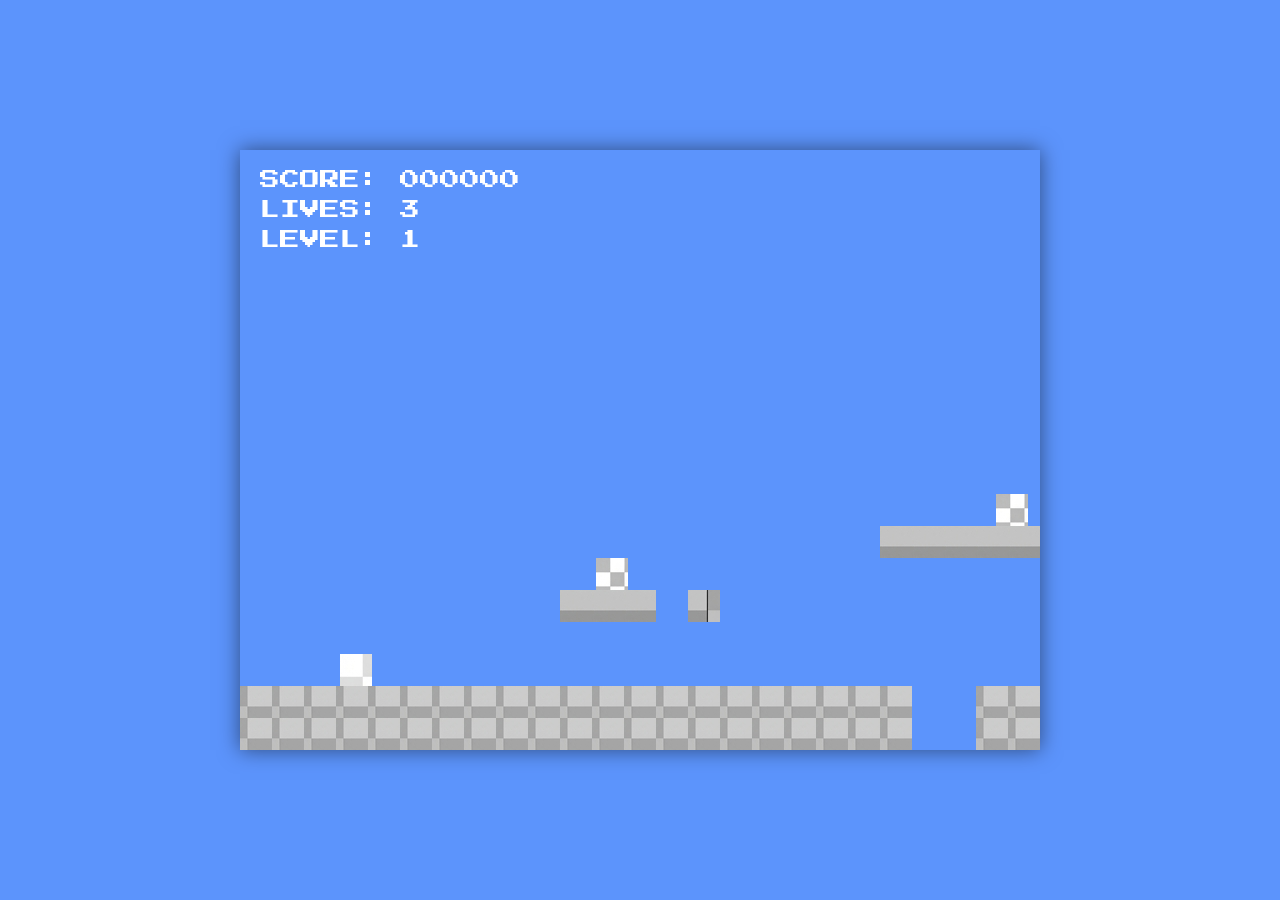
<file: mario-nova/index.html>
<!DOCTYPE html>
<html lang="en">

<head>
    <meta charset="UTF-8">
    <meta name="viewport" content="width=device-width, initial-scale=1.0">
    <title>Mario Nova</title>
    <link rel="stylesheet" href="style.css">
</head>

<body>
    <div id="game-container">
        <canvas id="gameCanvas"></canvas>
    </div>
    <script src="game.js"></script>
</body>

</html>
</file>
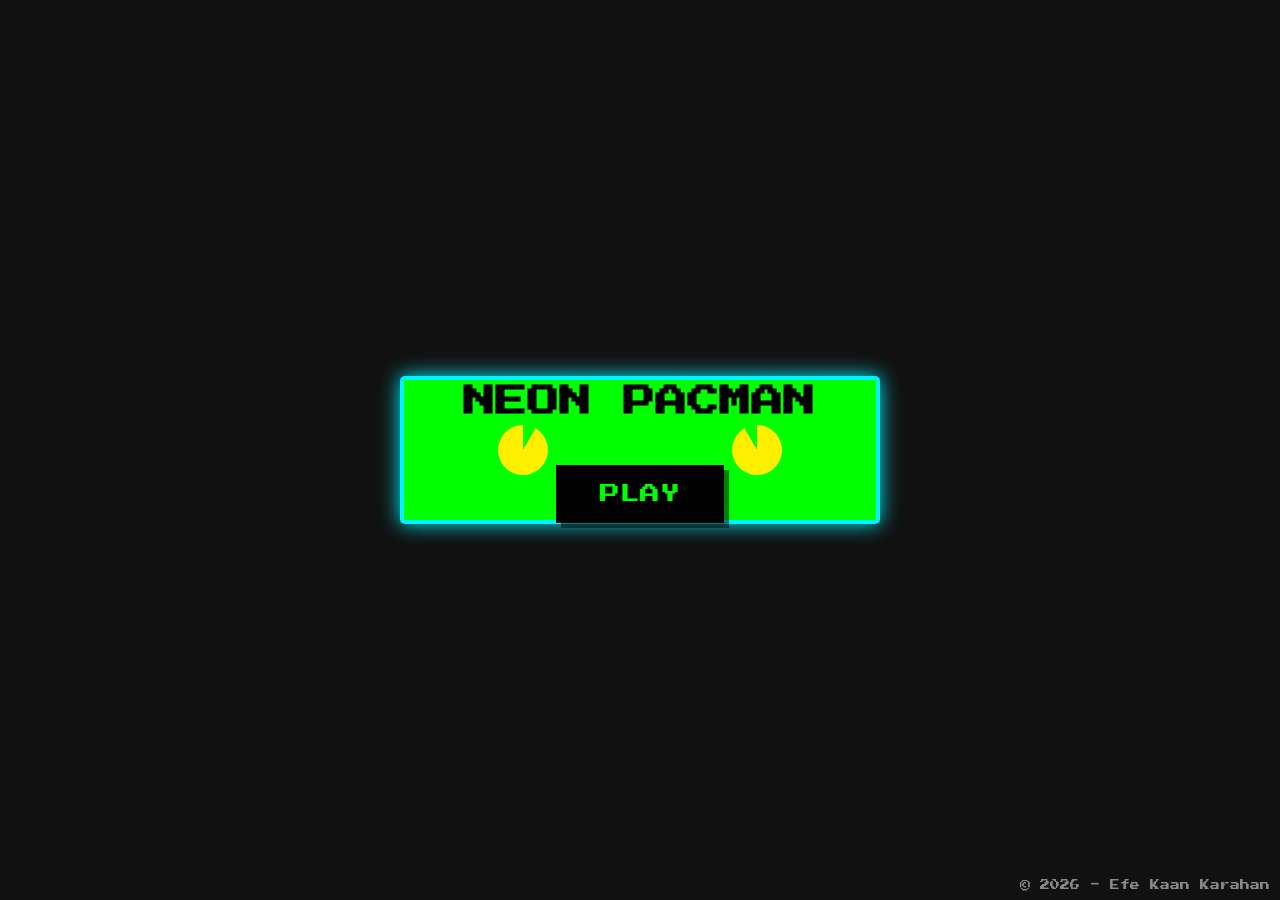
<file: neon-pacman/index.html>
<!DOCTYPE html>
<html lang="en">

<head>
    <meta charset="UTF-8">
    <meta name="viewport" content="width=device-width, initial-scale=1.0">
    <title>DarkyPlay - Neon Pacman</title>
    <meta name="description"
        content="Play Neon Pacman online at DarkyPlay.com! Experience the classic arcade game with a modern neon twist. 10 challenging levels, cool power-ups, and glow effects.">
    <meta name="keywords" content="pacman, neon pacman, arcade game, darkyplay, browser game, html5 game">
    <link href="https://fonts.googleapis.com/css2?family=Press+Start+2P&display=swap" rel="stylesheet">
    <style>
        :root {
            --bg-color: #111;
            --neon-blue: #00f3ff;
            --neon-pink: #ff00ff;
            --neon-yellow: #ffee00;
            --neon-green: #00ff00;
            --text-color: #fff;
        }

        * {
            box-sizing: border-box;
            margin: 0;
            padding: 0;
        }

        body {
            background-color: var(--bg-color);
            color: var(--text-color);
            font-family: 'Press Start 2P', cursive;
            display: flex;
            justify-content: center;
            align-items: center;
            height: 100vh;
            overflow: hidden;
        }

        .game-container {
            position: relative;
            border: 4px solid var(--neon-blue);
            padding: 10px;
            box-shadow: 0 0 20px var(--neon-blue);
            border-radius: 5px;
            width: 100%;
            max-width: 480px;
            /* Force width to contain canvas + padding */
            display: flex;
            flex-direction: column;
            align-items: center;
            justify-content: center;
            background: #000;
        }

        /* D-Pad Controls */
        .d-pad {
            display: none;
            grid-template-columns: repeat(3, 1fr);
            gap: 10px;
            margin-top: 20px;
            margin-bottom: 20px;
        }

        .d-btn {
            width: 60px;
            height: 60px;
            background: rgba(255, 255, 255, 0.1);
            border: 2px solid var(--neon-blue);
            border-radius: 50%;
            color: var(--neon-blue);
            display: flex;
            justify-content: center;
            align-items: center;
            font-size: 24px;
            cursor: pointer;
            user-select: none;
            -webkit-tap-highlight-color: transparent;
            box-shadow: 0 0 5px var(--neon-blue);
        }

        .d-btn:active {
            background: var(--neon-blue);
            color: #000;
            box-shadow: 0 0 15px var(--neon-blue);
        }

        @media (max-width: 1024px),
        (pointer: coarse) {
            .d-pad {
                display: grid;
            }

            canvas {
                max-width: 100%;
                height: auto;
            }

            .game-container {
                border-width: 2px;
                padding: 5px;
            }

            h1 {
                font-size: 18px;
            }
        }

        .header {
            display: flex;
            justify-content: space-between;
            width: 100%;
            margin-bottom: 10px;
            font-size: 14px;
            color: var(--neon-yellow);
            text-shadow: 0 0 5px var(--neon-yellow);
        }

        canvas {
            background-color: #000;
            display: block;
            box-shadow: inset 0 0 10px #222;
        }

        .overlay {
            position: absolute;
            top: 50%;
            left: 50%;
            transform: translate(-50%, -50%);
            text-align: center;
            background: rgba(0, 0, 0, 0.8);
            padding: 40px;
            border: 2px solid var(--neon-pink);
            box-shadow: 0 0 15px var(--neon-pink);
            border-radius: 10px;
            z-index: 10;
            width: 80%;
        }

        #start-screen {
            position: absolute;
            background-color: var(--neon-green);
            /* Solid Green */
            width: 100%;
            height: 100%;
            display: flex;
            flex-direction: column;
            justify-content: center;
            align-items: center;
            border: none;
            border-radius: 0;
            top: 0;
            left: 0;
            transform: none;
            z-index: 100;
        }

        #start-screen h1 {
            color: #000;
            text-shadow: none;
            font-size: 32px;
            margin-bottom: 40px;
            text-transform: uppercase;
        }

        #play-btn {
            background: #000;
            color: var(--neon-green);
            padding: 15px 40px;
            font-size: 20px;
            border: 4px solid #000;
            cursor: pointer;
            font-family: inherit;
            text-transform: uppercase;
            box-shadow: 5px 5px 0px rgba(0, 0, 0, 0.5);
        }

        #play-btn:hover {
            background: var(--neon-green);
            color: #000;
            border: 4px solid #000;
        }

        .deco-pacman {
            width: 50px;
            height: 50px;
            background: conic-gradient(var(--neon-yellow) 30deg, var(--neon-yellow) 330deg, transparent 330deg, transparent 360deg);
            border-radius: 50%;
            position: absolute;
            animation: chomp 0.5s infinite alternate;
        }

        .deco-left {
            left: 20%;
            transform: rotate(30deg);
        }

        .deco-right {
            right: 20%;
            transform: scaleX(-1) rotate(30deg);
        }

        @keyframes chomp {
            to {
                background: conic-gradient(var(--neon-yellow) 0deg, var(--neon-yellow) 360deg, transparent 0deg, transparent 0deg);
            }
        }

        .hidden {
            display: none !important;
        }

        h1 {
            font-size: 24px;
            margin-bottom: 20px;
            color: var(--neon-blue);
            text-shadow: 0 0 10px var(--neon-blue);
            line-height: 1.5;
        }

        p {
            font-size: 12px;
            color: #fff;
            animation: blink 1s infinite;
        }

        @keyframes blink {

            0%,
            100% {
                opacity: 1;
            }

            50% {
                opacity: 0.5;
            }
        }
    </style>
</head>

<body>
    <div class="game-container">
        <div class="header">
            <div class="score-board">SCORE: <span id="score">0</span></div>
            <div class="level-board" style="color: var(--neon-pink); text-shadow: 0 0 5px var(--neon-pink);">LEVEL:
                <span id="level-indicator">1</span>
            </div>
            <div class="lives-board">LIVES: <span id="lives">3</span></div>
        </div>
        <canvas id="gameCanvas" width="448" height="496"></canvas>
        <div id="start-screen">
            <h1>NEON PACMAN</h1>
            <div id="play-btn">PLAY</div>
            <div class="deco-pacman deco-left"></div>
            <div class="deco-pacman deco-right"></div>
        </div>

        <div id="game-over-screen" class="overlay hidden">
            <h1>GAME OVER</h1>
            <p>Score: <span id="final-score">0</span></p>
            <p>Click for Menu</p>
        </div>
        <div id="win-screen" class="overlay hidden">
            <h1>YOU WIN!</h1>
            <p>Score: <span id="win-score">0</span></p>
            <p>Click for Menu</p>
        </div>
    </div>

    <!-- Mobile D-Pad -->
    <div class="d-pad">
        <div></div> <!-- Empty top-left -->
        <div class="d-btn" id="btn-up">↑</div>
        <div></div> <!-- Empty top-right -->
        <div class="d-btn" id="btn-left">←</div>
        <div class="d-btn" id="btn-down">↓</div>
        <div class="d-btn" id="btn-right">→</div>
    </div>

    <div style="position: fixed; bottom: 10px; right: 10px; font-size: 0.6rem; color: #888; z-index: 100;">
        &copy; 2026 - Efe Kaan Karahan
    </div>

    <script>
        window.onerror = function (msg, url, line) {
            const errorBox = document.createElement('div');
            errorBox.style.position = 'fixed';
            errorBox.style.top = '0';
            errorBox.style.left = '0';
            errorBox.style.width = '100%';
            errorBox.style.backgroundColor = 'rgba(255, 0, 0, 0.9)';
            errorBox.style.color = 'white';
            errorBox.style.padding = '10px';
            errorBox.style.zIndex = '10000';
            errorBox.style.fontFamily = 'monospace';
            errorBox.innerText = 'Error: ' + msg + ' (Line ' + line + ')';
            document.body.appendChild(errorBox);
            console.error(msg);
        };

        const canvas = document.getElementById('gameCanvas');
        const ctx = canvas.getContext('2d');
        const scoreEl = document.getElementById('score');
        const startScreen = document.getElementById('start-screen');
        const gameOverScreen = document.getElementById('game-over-screen');
        const winScreen = document.getElementById('win-screen');
        const finalScoreEl = document.getElementById('final-score');
        const winScoreEl = document.getElementById('win-score');
        const livesEl = document.getElementById('lives');

        const TILE_SIZE = 16;

        // 1: Wall, 0: Dot, 2: Power Pellet, 3: Empty (Pacman spawn), 4: Ghost House

        let rows, cols;
        let mapLayout = [];
        let currentLevel = 1;

        const mapVeryEasy = [
            [1, 1, 1, 1, 1, 1, 1, 1, 1, 1, 1, 1, 1, 1, 1],
            [1, 0, 0, 0, 0, 0, 0, 4, 0, 0, 0, 0, 0, 0, 1],
            [1, 0, 1, 1, 1, 1, 1, 1, 1, 1, 1, 1, 1, 0, 1],
            [1, 0, 1, 1, 1, 1, 1, 1, 1, 1, 1, 1, 1, 0, 1],
            [1, 0, 0, 0, 0, 0, 0, 3, 0, 0, 0, 0, 0, 0, 1],
            [1, 1, 1, 1, 1, 1, 1, 1, 1, 1, 1, 1, 1, 1, 1]
        ];

        const mapTiny = [
            [1, 1, 1, 1, 1, 1, 1, 1, 1, 1, 1, 1, 1, 1, 1],
            [1, 0, 0, 0, 0, 0, 0, 1, 0, 0, 0, 0, 0, 0, 1],
            [1, 0, 1, 1, 1, 1, 0, 1, 0, 1, 1, 1, 1, 0, 1],
            [1, 0, 1, 0, 0, 0, 0, 0, 0, 0, 0, 0, 1, 0, 1],
            [1, 0, 1, 0, 1, 1, 1, 0, 1, 1, 1, 0, 1, 0, 1],
            [1, 0, 0, 0, 1, 0, 0, 0, 0, 0, 1, 0, 0, 0, 1],
            [1, 1, 1, 0, 1, 0, 1, 4, 1, 0, 1, 0, 1, 1, 1],
            [1, 0, 0, 0, 0, 0, 1, 4, 1, 0, 0, 0, 0, 2, 1],
            [1, 2, 1, 1, 1, 0, 1, 1, 1, 0, 1, 1, 1, 0, 1],
            [1, 0, 0, 0, 1, 0, 0, 3, 0, 0, 1, 0, 0, 0, 1],
            [1, 0, 0, 0, 0, 0, 0, 0, 0, 0, 0, 0, 0, 0, 1],
            [1, 1, 1, 1, 1, 1, 1, 1, 1, 1, 1, 1, 1, 1, 1]
        ];

        const mapMedium = [
            [1, 1, 1, 1, 1, 1, 1, 1, 1, 1, 1, 1, 1, 1, 1, 1, 1, 1, 1],
            [1, 0, 0, 0, 0, 0, 0, 1, 0, 0, 0, 0, 0, 1, 0, 0, 0, 0, 1],
            [1, 0, 1, 1, 1, 1, 0, 1, 0, 1, 1, 1, 0, 1, 0, 1, 1, 0, 1],
            [1, 0, 1, 0, 0, 0, 0, 0, 0, 0, 0, 0, 0, 0, 0, 0, 1, 0, 1],
            [1, 0, 1, 0, 1, 1, 1, 1, 1, 0, 1, 1, 1, 1, 1, 0, 1, 0, 1],
            [1, 0, 0, 0, 0, 0, 0, 1, 0, 0, 0, 1, 0, 0, 0, 0, 0, 0, 1],
            [1, 1, 1, 1, 1, 0, 1, 1, 0, 1, 0, 1, 1, 0, 1, 1, 1, 1, 1],
            [1, 0, 0, 0, 0, 0, 1, 4, 4, 4, 4, 4, 1, 0, 0, 0, 0, 0, 1],
            [1, 0, 1, 1, 1, 0, 1, 4, 1, 1, 1, 4, 1, 0, 1, 1, 1, 0, 1],
            [1, 0, 0, 0, 0, 0, 0, 4, 1, 1, 1, 4, 0, 0, 0, 0, 0, 0, 1],
            [1, 1, 1, 1, 1, 0, 1, 1, 1, 3, 1, 1, 1, 0, 1, 1, 1, 1, 1],
            [1, 0, 0, 0, 0, 0, 0, 0, 0, 0, 0, 0, 0, 0, 0, 0, 0, 0, 1],
            [1, 2, 1, 1, 1, 0, 1, 1, 1, 1, 1, 1, 1, 0, 1, 1, 1, 2, 1],
            [1, 0, 0, 0, 1, 0, 0, 0, 0, 1, 0, 0, 0, 0, 1, 0, 0, 0, 1],
            [1, 1, 1, 1, 1, 1, 1, 1, 1, 1, 1, 1, 1, 1, 1, 1, 1, 1, 1]
        ];

        const mapHard = [
            [1, 1, 1, 1, 1, 1, 1, 1, 1, 1, 1, 1, 1, 1, 1, 1, 1, 1, 1, 1, 1, 1, 1, 1, 1, 1, 1, 1],
            [1, 0, 0, 0, 0, 0, 0, 0, 0, 0, 0, 0, 0, 1, 1, 0, 0, 0, 0, 0, 0, 0, 0, 0, 0, 0, 0, 1],
            [1, 0, 1, 1, 1, 1, 0, 1, 1, 1, 1, 1, 0, 1, 1, 0, 1, 1, 1, 1, 1, 0, 1, 1, 1, 1, 0, 1],
            [1, 2, 1, 1, 1, 1, 0, 1, 1, 1, 1, 1, 0, 1, 1, 0, 1, 1, 1, 1, 1, 0, 1, 1, 1, 1, 2, 1],
            [1, 0, 1, 1, 1, 1, 0, 1, 1, 1, 1, 1, 0, 1, 1, 0, 1, 1, 1, 1, 1, 0, 1, 1, 1, 1, 0, 1],
            [1, 0, 0, 0, 0, 0, 0, 0, 0, 0, 0, 0, 0, 0, 0, 0, 0, 0, 0, 0, 0, 0, 0, 0, 0, 0, 0, 1],
            [1, 0, 1, 1, 1, 1, 0, 1, 1, 1, 1, 1, 1, 1, 1, 1, 1, 1, 1, 0, 1, 1, 1, 1, 0, 1, 0, 1],
            [1, 0, 1, 1, 1, 1, 0, 1, 1, 1, 1, 1, 1, 1, 1, 1, 1, 1, 1, 0, 1, 1, 1, 1, 0, 1, 0, 1],
            [1, 0, 0, 0, 0, 0, 0, 0, 0, 0, 0, 0, 0, 1, 1, 0, 0, 0, 0, 0, 0, 0, 0, 0, 0, 0, 0, 1],
            [1, 1, 1, 1, 1, 1, 0, 1, 1, 1, 1, 1, 0, 1, 1, 0, 1, 1, 1, 1, 1, 0, 1, 1, 1, 1, 1, 1],
            [1, 1, 1, 1, 1, 1, 0, 1, 1, 4, 4, 4, 4, 4, 4, 4, 4, 4, 4, 1, 1, 0, 1, 1, 1, 1, 1, 1],
            [1, 1, 1, 1, 1, 1, 0, 1, 1, 4, 1, 1, 1, 2, 2, 1, 1, 1, 4, 1, 1, 0, 1, 1, 1, 1, 1, 1],
            [1, 1, 1, 1, 1, 1, 0, 1, 1, 4, 1, 2, 2, 2, 2, 2, 2, 1, 4, 1, 1, 0, 1, 1, 1, 1, 1, 1],
            [0, 0, 0, 0, 0, 0, 0, 0, 0, 4, 1, 2, 2, 2, 2, 2, 2, 1, 4, 0, 0, 0, 0, 0, 0, 0, 0, 0],
            [1, 1, 1, 1, 1, 1, 0, 1, 1, 4, 1, 1, 1, 1, 1, 1, 1, 1, 4, 1, 1, 0, 1, 1, 1, 1, 1, 1],
            [1, 1, 1, 1, 1, 1, 0, 1, 1, 4, 1, 1, 1, 1, 1, 1, 1, 1, 4, 1, 1, 0, 1, 1, 1, 1, 1, 1],
            [1, 1, 1, 1, 1, 1, 0, 1, 1, 4, 4, 4, 4, 4, 4, 4, 4, 4, 4, 1, 1, 0, 1, 1, 1, 1, 1, 1],
            [1, 0, 0, 0, 0, 0, 0, 0, 0, 0, 0, 0, 0, 1, 1, 0, 0, 0, 0, 0, 0, 0, 0, 0, 0, 0, 0, 1],
            [1, 0, 1, 1, 1, 1, 0, 1, 1, 1, 1, 1, 0, 1, 1, 0, 1, 1, 1, 1, 1, 0, 1, 1, 1, 1, 0, 1],
            [1, 0, 1, 1, 1, 1, 0, 1, 1, 1, 1, 1, 0, 1, 1, 0, 1, 1, 1, 1, 1, 0, 1, 1, 1, 1, 0, 1],
            [1, 2, 0, 0, 1, 1, 0, 0, 0, 0, 0, 0, 0, 3, 3, 0, 0, 0, 0, 0, 0, 0, 1, 1, 0, 0, 2, 1],
            [1, 1, 1, 0, 1, 1, 0, 1, 1, 0, 1, 1, 1, 1, 1, 1, 1, 1, 0, 1, 1, 0, 1, 1, 0, 1, 1, 1],
            [1, 1, 1, 0, 1, 1, 0, 1, 1, 0, 1, 1, 1, 1, 1, 1, 1, 1, 0, 1, 1, 0, 1, 1, 0, 1, 1, 1],
            [1, 0, 0, 0, 0, 0, 0, 1, 1, 0, 0, 0, 0, 1, 1, 0, 0, 0, 0, 1, 1, 0, 0, 0, 0, 0, 0, 1],
            [1, 0, 1, 1, 1, 1, 1, 1, 1, 1, 1, 1, 0, 1, 1, 0, 1, 1, 1, 1, 1, 1, 1, 1, 1, 1, 0, 1],
            [1, 0, 1, 1, 1, 1, 1, 1, 1, 1, 1, 1, 0, 1, 1, 0, 1, 1, 1, 1, 1, 1, 1, 1, 1, 1, 0, 1],
            [1, 0, 0, 0, 0, 0, 0, 0, 0, 0, 0, 0, 0, 0, 0, 0, 0, 0, 0, 0, 0, 0, 0, 0, 0, 0, 0, 1],
            [1, 1, 1, 1, 1, 1, 1, 1, 1, 1, 1, 1, 1, 1, 1, 1, 1, 1, 1, 1, 1, 1, 1, 1, 1, 1, 1, 1],
            [1, 1, 1, 1, 1, 1, 1, 1, 1, 1, 1, 1, 1, 1, 1, 1, 1, 1, 1, 1, 1, 1, 1, 1, 1, 1, 1, 1],
            [1, 1, 1, 1, 1, 1, 1, 1, 1, 1, 1, 1, 1, 1, 1, 1, 1, 1, 1, 1, 1, 1, 1, 1, 1, 1, 1, 1],
            [1, 1, 1, 1, 1, 1, 1, 1, 1, 1, 1, 1, 1, 1, 1, 1, 1, 1, 1, 1, 1, 1, 1, 1, 1, 1, 1, 1]
        ];

        const maps = [mapVeryEasy, mapTiny, mapMedium, mapHard];

        const levels = [
            { mapId: 0, ghosts: 0, speed: 1.0 }, // Level 1 (Very Easy)
            { mapId: 0, ghosts: 1, speed: 1.0 }, // Level 2
            { mapId: 0, ghosts: 1, speed: 1.5 }, // Level 3
            { mapId: 1, ghosts: 1, speed: 1.5 }, // Level 4 (Easy) - Tiny Map
            { mapId: 1, ghosts: 2, speed: 1.5 }, // Level 5
            { mapId: 1, ghosts: 2, speed: 2.0 }, // Level 6
            { mapId: 2, ghosts: 2, speed: 2.0 }, // Level 7 (Normal) - Medium Map
            { mapId: 2, ghosts: 3, speed: 2.0 }, // Level 8
            { mapId: 2, ghosts: 3, speed: 2.5 }, // Level 9
            { mapId: 3, ghosts: 4, speed: 3.0 }  // Level 10 (Hard) - Original Map
        ];

        const UP = { x: 0, y: -1 };
        const DOWN = { x: 0, y: 1 };
        const LEFT = { x: -1, y: 0 };
        const RIGHT = { x: 1, y: 0 };
        const STOP = { x: 0, y: 0 };

        let score = 0;
        let lives = 3;
        let gameRunning = false;
        let gameLoopId;
        let pelletsRemaining = 0;

        const levelEl = document.getElementById('level-indicator');

        class Wall {
            constructor(x, y) {
                this.x = x;
                this.y = y;
                this.width = TILE_SIZE;
                this.height = TILE_SIZE;
            }
            draw() {
                ctx.fillStyle = '#1919A6';
                ctx.fillRect(this.x, this.y, this.width, this.height);
                ctx.strokeStyle = '#6666FF';
                ctx.strokeRect(this.x + 4, this.y + 4, this.width - 8, this.height - 8);
            }
        }

        class Pellet {
            constructor(x, y, isPower) {
                this.x = x + TILE_SIZE / 2;
                this.y = y + TILE_SIZE / 2;
                this.radius = isPower ? 7 : 3;
                this.isPower = isPower;
                this.value = isPower ? 50 : 10;
            }
            draw() {
                ctx.beginPath();
                ctx.arc(this.x, this.y, this.radius, 0, Math.PI * 2);
                ctx.fillStyle = '#ffb8ae';
                ctx.fill();
                ctx.closePath();
            }
        }

        class Pacman {
            constructor(x, y) {
                this.x = x * TILE_SIZE + TILE_SIZE / 2;
                this.y = y * TILE_SIZE + TILE_SIZE / 2;
                this.radius = TILE_SIZE / 2 - 2;
                this.dir = STOP;
                this.nextDir = STOP;
                this.speed = 2;
                this.frame = 0;
                this.mouthOpen = 0.2;
                this.spawnX = x;
                this.spawnY = y;
            }

            update(walls) {
                if (this.canMove(this.nextDir, walls)) {
                    this.dir = this.nextDir;
                }

                if (this.canMove(this.dir, walls)) {
                    this.x += this.dir.x * this.speed;
                    this.y += this.dir.y * this.speed;
                }

                if (this.x < 0) this.x = canvas.width;
                if (this.x > canvas.width) this.x = 0;

                this.frame++;
                this.mouthOpen = 0.2 * Math.sin(this.frame * 0.2) + 0.2;
            }

            canMove(direction, walls) {
                let nextX = this.x + direction.x * this.speed;
                let nextY = this.y + direction.y * this.speed;

                let r = this.radius;
                let points = [
                    { x: nextX - r, y: nextY - r },
                    { x: nextX + r, y: nextY - r },
                    { x: nextX - r, y: nextY + r },
                    { x: nextX + r, y: nextY + r }
                ];

                for (let p of points) {
                    let col = Math.floor(p.x / TILE_SIZE);
                    if (col < 0) col = cols - 1;
                    if (col >= cols) col = 0;

                    let row = Math.floor(p.y / TILE_SIZE);
                    if (row >= 0 && row < rows && col >= 0 && col < cols) {
                        if (mapLayout[row][col] === 1) return false;
                    }
                }
                return true;
            }

            draw() {
                ctx.save();
                ctx.translate(this.x, this.y);

                let angle = 0;
                if (this.dir === RIGHT) angle = 0;
                if (this.dir === DOWN) angle = Math.PI / 2;
                if (this.dir === LEFT) angle = Math.PI;
                if (this.dir === UP) angle = -Math.PI / 2;

                ctx.rotate(angle);

                // Base Body
                ctx.beginPath();
                ctx.arc(0, 0, this.radius, this.mouthOpen, 2 * Math.PI - this.mouthOpen);
                ctx.lineTo(0, 0);

                // Skin Color Changes
                if (currentLevel === 9) ctx.fillStyle = '#E0FFFF'; // Diamond
                else if (currentLevel === 10) ctx.fillStyle = '#FFD700'; // Gold
                else ctx.fillStyle = '#ffee00'; // Classic

                ctx.fill();
                ctx.closePath();

                // Accessories based on Level

                // Level 2: Reading Glasses (Simple wireframe)
                if (currentLevel === 2) {
                    ctx.strokeStyle = '#333';
                    ctx.lineWidth = 1;
                    ctx.beginPath();
                    ctx.moveTo(0, -4);
                    ctx.lineTo(6, -4); // Temple
                    ctx.stroke();
                    ctx.beginPath();
                    ctx.arc(4, -4, 2.5, 0, Math.PI * 2); // Lens
                    ctx.stroke();
                }

                // Level 3: Baseball Cap (Red)
                if (currentLevel === 3) {
                    ctx.fillStyle = 'red';
                    ctx.beginPath();
                    ctx.arc(0, 0, this.radius + 1, -Math.PI / 2 - 0.5, -Math.PI / 2 + 0.5); // Top arc
                    ctx.lineTo(-4, -this.radius); // Back
                    ctx.fill();
                    // Visor
                    ctx.beginPath();
                    ctx.moveTo(2, -this.radius + 1);
                    ctx.lineTo(8, -this.radius + 2);
                    ctx.lineTo(2, -this.radius + 5);
                    ctx.fill();
                }

                // Level 4: Bow Tie (at bottom)
                if (currentLevel === 4) {
                    ctx.fillStyle = 'red';
                    ctx.beginPath();
                    ctx.moveTo(0, 6);
                    ctx.lineTo(-3, 4);
                    ctx.lineTo(-3, 8);
                    ctx.fill();
                    ctx.beginPath();
                    ctx.moveTo(0, 6);
                    ctx.lineTo(3, 4);
                    ctx.lineTo(3, 8);
                    ctx.fill();
                }

                // Level 5: Mustache (Gentleman)
                if (currentLevel === 5) {
                    ctx.fillStyle = 'black';
                    ctx.beginPath();
                    ctx.arc(4, 2, 2, 0, Math.PI, true); // Right side
                    ctx.arc(0, 2, 2, 0, Math.PI, true); // Left side
                    ctx.fill();
                }

                // Level 6: Sunglasses (Cool)
                if (currentLevel === 6) {
                    ctx.fillStyle = 'black';
                    ctx.fillRect(2, -6, 5, 4); // Lens
                    ctx.fillRect(0, -5, 2, 1); // Bridge
                }

                // Level 7: Headphones (Gamer)
                if (currentLevel === 7) {
                    ctx.fillStyle = '#333';
                    ctx.fillRect(-2, -this.radius - 1, 4, 12); // Band (rotated?)
                    // Actually headphones are on "sides" (Top/Bottom in 2D profile?)
                    // Let's draw a band across top
                    ctx.beginPath();
                    ctx.arc(0, 0, this.radius + 1, -Math.PI / 2 - 1, -Math.PI / 2 + 1);
                    ctx.strokeStyle = '#333';
                    ctx.lineWidth = 2;
                    ctx.stroke();
                    // Cups
                    ctx.fillStyle = 'red';
                    ctx.fillRect(-2, -this.radius, 4, 3);
                    ctx.fillRect(-2, this.radius - 3, 4, 3);
                }

                // Level 8: Mohawk (Punk)
                if (currentLevel === 8) {
                    ctx.fillStyle = '#FF00FF';
                    ctx.beginPath();
                    ctx.moveTo(-4, -this.radius);
                    ctx.lineTo(-2, -this.radius - 4);
                    ctx.lineTo(0, -this.radius);
                    ctx.lineTo(2, -this.radius - 5);
                    ctx.lineTo(4, -this.radius);
                    ctx.fill();
                }

                // Level 9: Diamond Shine (Gradient effect handled by skin color, add sparkles?)
                if (currentLevel === 9) {
                    ctx.fillStyle = 'white';
                    ctx.beginPath();
                    ctx.arc(-2, -3, 1, 0, Math.PI * 2);
                    ctx.fill();
                    ctx.beginPath();
                    ctx.arc(3, 3, 0.5, 0, Math.PI * 2);
                    ctx.fill();
                }

                // Level 10: King Crown
                if (currentLevel === 10) {
                    ctx.fillStyle = 'gold';
                    ctx.strokeStyle = 'red';
                    ctx.lineWidth = 1;
                    ctx.beginPath();
                    ctx.moveTo(-4, -this.radius + 2);
                    ctx.lineTo(-4, -this.radius - 3);
                    ctx.lineTo(-2, -this.radius - 1);
                    ctx.lineTo(0, -this.radius - 4);
                    ctx.lineTo(2, -this.radius - 1);
                    ctx.lineTo(4, -this.radius - 3);
                    ctx.lineTo(4, -this.radius + 2);
                    ctx.fill();
                    ctx.stroke();
                }

                ctx.restore();
            }

            reset() {
                this.x = this.spawnX * TILE_SIZE + TILE_SIZE / 2;
                this.y = this.spawnY * TILE_SIZE + TILE_SIZE / 2;
                this.dir = LEFT;
                this.nextDir = LEFT;
            }
        }

        class Ghost {
            constructor(x, y, color, speed) {
                this.initialX = x;
                this.initialY = y;
                this.color = color;
                this.speed = speed;
                this.radius = TILE_SIZE / 2 - 2;
                this.reset();
            }

            reset() {
                this.x = this.initialX * TILE_SIZE + TILE_SIZE / 2;
                this.y = this.initialY * TILE_SIZE + TILE_SIZE / 2;
                this.dir = [UP, DOWN, LEFT, RIGHT][Math.floor(Math.random() * 4)];
            }

            update(walls) {
                if (Math.abs(this.x % TILE_SIZE - TILE_SIZE / 2) < 2 && Math.abs(this.y % TILE_SIZE - TILE_SIZE / 2) < 2) {
                    let options = [];
                    if (this.canMove(UP, walls) && this.dir !== DOWN) options.push(UP);
                    if (this.canMove(DOWN, walls) && this.dir !== UP) options.push(DOWN);
                    if (this.canMove(LEFT, walls) && this.dir !== RIGHT) options.push(LEFT);
                    if (this.canMove(RIGHT, walls) && this.dir !== LEFT) options.push(RIGHT);

                    if (options.length > 0) {
                        options.sort((a, b) => {
                            let ax = this.x + a.x * TILE_SIZE;
                            let ay = this.y + a.y * TILE_SIZE;
                            let ad = (pacman.x - ax) ** 2 + (pacman.y - ay) ** 2;

                            let bx = this.x + b.x * TILE_SIZE;
                            let by = this.y + b.y * TILE_SIZE;
                            let bd = (pacman.x - bx) ** 2 + (pacman.y - by) ** 2;
                            return ad - bd;
                        });
                        this.dir = options[0];
                    } else {
                        if (this.dir === UP) this.dir = DOWN;
                        else if (this.dir === DOWN) this.dir = UP;
                        else if (this.dir === LEFT) this.dir = RIGHT;
                        else if (this.dir === RIGHT) this.dir = LEFT;
                    }
                } else if (!this.canMove(this.dir, walls)) {
                    if (this.dir === UP) this.dir = DOWN;
                    else if (this.dir === DOWN) this.dir = UP;
                    else if (this.dir === LEFT) this.dir = RIGHT;
                    else if (this.dir === RIGHT) this.dir = LEFT;
                }

                this.x += this.dir.x * this.speed;
                this.y += this.dir.y * this.speed;

                if (this.x < 0) this.x = canvas.width;
                if (this.x > canvas.width) this.x = 0;
            }

            canMove(direction, walls) {
                let nextX = this.x + direction.x * this.speed;
                let nextY = this.y + direction.y * this.speed;
                let r = this.radius;
                let points = [
                    { x: nextX - r, y: nextY - r },
                    { x: nextX + r, y: nextY - r },
                    { x: nextX - r, y: nextY + r },
                    { x: nextX + r, y: nextY + r }
                ];

                for (let p of points) {
                    let col = Math.floor(p.x / TILE_SIZE);
                    if (col < 0) col = cols - 1;
                    if (col >= cols) col = 0;

                    let row = Math.floor(p.y / TILE_SIZE);
                    if (row >= 0 && row < rows && col >= 0 && col < cols) {
                        if (mapLayout[row][col] === 1) return false;
                    }
                }
                return true;
            }

            draw() {
                // Base Body
                ctx.beginPath();
                ctx.arc(this.x, this.y, this.radius, Math.PI, 0); // Dome

                // Wavy feet (Simple Version)
                ctx.lineTo(this.x + this.radius, this.y + this.radius);
                // ctx.lineTo(this.x, this.y + this.radius - 2); // Center notch
                ctx.lineTo(this.x - this.radius, this.y + this.radius);

                // Level 10 Gold Body override
                ctx.fillStyle = (currentLevel === 10) ? '#FFD700' : this.color;

                // Level 8+ Gradient Aura approximation (Stroke)
                if (currentLevel >= 8) {
                    ctx.save();
                    ctx.shadowColor = this.color;
                    ctx.shadowBlur = 5;
                    ctx.fill();
                    ctx.restore();
                } else {
                    ctx.fill();
                }
                ctx.closePath();

                // Eyes (Level 2+)
                if (currentLevel >= 2) {
                    ctx.fillStyle = 'white';
                    ctx.beginPath();
                    ctx.arc(this.x - 2.5, this.y - 1, 2, 0, Math.PI * 2);
                    ctx.arc(this.x + 2.5, this.y - 1, 2, 0, Math.PI * 2);
                    ctx.fill();

                    // Pupils
                    ctx.fillStyle = 'blue';
                    ctx.beginPath();
                    ctx.arc(this.x - 2.5 + (this.dir.x || 0), this.y - 1 + (this.dir.y || 0), 1, 0, Math.PI * 2);
                    ctx.arc(this.x + 2.5 + (this.dir.x || 0), this.y - 1 + (this.dir.y || 0), 1, 0, Math.PI * 2);
                    ctx.fill();
                }

                // Bow Tie (Level 4+)
                if (currentLevel >= 4 && currentLevel < 10) {
                    ctx.fillStyle = 'red';
                    ctx.beginPath();
                    ctx.moveTo(this.x, this.y + 4);
                    ctx.lineTo(this.x - 3, this.y + 2);
                    ctx.lineTo(this.x - 3, this.y + 6);
                    ctx.fill();
                    ctx.beginPath();
                    ctx.moveTo(this.x, this.y + 4);
                    ctx.lineTo(this.x + 3, this.y + 2);
                    ctx.lineTo(this.x + 3, this.y + 6);
                    ctx.fill();
                }

                // Top Hat (Level 6+)
                if (currentLevel >= 6 && currentLevel < 10) {
                    ctx.fillStyle = '#111';
                    ctx.fillRect(this.x - 4, this.y - this.radius - 2, 8, 2); // Rim
                    ctx.fillRect(this.x - 2.5, this.y - this.radius - 6, 5, 4); // Top
                }

                // Monocle (Level 8+)
                if (currentLevel >= 8 && currentLevel < 10) {
                    ctx.strokeStyle = 'gold';
                    ctx.lineWidth = 1;
                    ctx.beginPath();
                    ctx.arc(this.x + 2.5, this.y - 1, 2.5, 0, Math.PI * 2); // Over Right Eye
                    ctx.stroke();
                }

                // King Crown (Level 10)
                if (currentLevel === 10) {
                    ctx.fillStyle = 'gold'; // Drawn over Gold body? Maybe Red gems.
                    ctx.strokeStyle = 'red';
                    ctx.lineWidth = 1;

                    // Crown Shape
                    ctx.beginPath();
                    ctx.moveTo(this.x - 4, this.y - this.radius);
                    ctx.lineTo(this.x - 4, this.y - this.radius - 4);
                    ctx.lineTo(this.x - 2, this.y - this.radius - 2);
                    ctx.lineTo(this.x, this.y - this.radius - 5);
                    ctx.lineTo(this.x + 2, this.y - this.radius - 2);
                    ctx.lineTo(this.x + 4, this.y - this.radius - 4);
                    ctx.lineTo(this.x + 4, this.y - this.radius);
                    ctx.closePath();
                    ctx.fillStyle = '#FFD700'; // Gold
                    ctx.fill();
                    ctx.stroke();
                }
            }
        }

        let walls = [];
        let pellets = [];
        let pacman;
        let ghosts = [];

        function loadLevel(levelIndex) {
            let config = levels[levelIndex - 1];
            if (!config) config = levels[0];

            mapLayout = maps[config.mapId];
            rows = mapLayout.length;
            cols = mapLayout[0].length;

            canvas.width = cols * TILE_SIZE;
            canvas.height = rows * TILE_SIZE;
        }

        function init() {
            walls = [];
            pellets = [];
            ghosts = [];
            pelletsRemaining = 0;
            let pacmanSpawn = null;
            let ghostSpawns = [];

            const ghostColors = ['#ff0000', '#ffb8ff', '#00ffff', '#ffb852'];

            for (let r = 0; r < rows; r++) {
                for (let c = 0; c < cols; c++) {
                    let type = mapLayout[r][c];
                    if (type === 1) {
                        walls.push(new Wall(c * TILE_SIZE, r * TILE_SIZE));
                    } else if (type === 0) {
                        pellets.push(new Pellet(c * TILE_SIZE, r * TILE_SIZE, false));
                        pelletsRemaining++;
                    } else if (type === 2) {
                        pellets.push(new Pellet(c * TILE_SIZE, r * TILE_SIZE, true));
                        pelletsRemaining++;
                    } else if (type === 3) {
                        pacmanSpawn = { x: c, y: r };
                    } else if (type === 4) {
                        ghostSpawns.push({ x: c, y: r });
                    }
                }
            }

            // Spawn Pacman
            if (!pacmanSpawn) pacmanSpawn = { x: 1, y: 1 };
            pacman = new Pacman(pacmanSpawn.x, pacmanSpawn.y);

            // Spawn Ghosts based on Level Config
            let config = levels[currentLevel - 1];
            if (!config) config = levels[0];

            if (ghostSpawns.length === 0) ghostSpawns.push({ x: cols - 2, y: 1 });

            for (let i = 0; i < config.ghosts; i++) {
                let spawn = ghostSpawns[i % ghostSpawns.length];
                ghosts.push(new Ghost(spawn.x, spawn.y, ghostColors[i % 4], config.speed));
            }
        }

        function draw() {
            ctx.fillStyle = 'black';
            ctx.fillRect(0, 0, canvas.width, canvas.height);
            walls.forEach(w => w.draw());
            pellets.forEach(p => p.draw());
            if (pacman) pacman.draw();
            ghosts.forEach(g => g.draw());
        }

        function gameLoop() {
            if (!gameRunning) return;

            try {
                pacman.update(walls);
                ghosts.forEach(g => g.update(walls));

                // Collisions (Pellets)
                for (let i = pellets.length - 1; i >= 0; i--) {
                    let p = pellets[i];
                    let dx = pacman.x - p.x;
                    let dy = pacman.y - p.y;
                    let dist = Math.sqrt(dx * dx + dy * dy);
                    if (dist < pacman.radius + p.radius) {
                        score += p.value;
                        scoreEl.innerText = score;
                        pellets.splice(i, 1);
                        pelletsRemaining--;
                        if (pelletsRemaining === 0) {
                            win();
                            return;
                        }
                    }
                }

                // Collisions (Ghosts)
                for (let g of ghosts) {
                    let dx = pacman.x - g.x;
                    let dy = pacman.y - g.y;
                    let dist = Math.sqrt(dx * dx + dy * dy);
                    if (dist < pacman.radius + g.radius) {
                        handleDeath();
                        return;
                    }
                }

                draw();
                gameLoopId = requestAnimationFrame(gameLoop);
            } catch (e) {
                console.error("Game Loop Error", e);
            }
        }

        function handleDeath() {
            lives--;
            livesEl.innerText = lives;
            gameRunning = false;
            cancelAnimationFrame(gameLoopId);

            if (lives <= 0) {
                gameOver();
            } else {
                pacman.reset();
                ghosts.forEach(g => g.reset());
                draw();

                const h1 = startScreen.querySelector('h1');
                const btn = startScreen.querySelector('#play-btn');
                h1.innerText = "READY?";
                btn.innerText = "CONTINUE";
                startScreen.classList.remove('hidden');
            }
        }

        function gameOver() {
            gameRunning = false;
            cancelAnimationFrame(gameLoopId);
            gameOverScreen.classList.remove('hidden');
            finalScoreEl.innerText = score;
        }

        function win() {
            gameRunning = false;
            cancelAnimationFrame(gameLoopId);

            if (currentLevel < 10) {
                currentLevel++;
                setTimeout(() => {
                    startLevel();
                }, 500);
            } else {
                winScreen.classList.remove('hidden');
                winScoreEl.innerText = score;
            }
        }

        function startGame() {
            // Reset Game State
            score = 0;
            lives = 3;
            currentLevel = 1;
            scoreEl.innerText = '0';
            livesEl.innerText = '3';
            levelEl.innerText = '1';

            startScreen.classList.add('hidden');
            gameOverScreen.classList.add('hidden');
            winScreen.classList.add('hidden');

            // Fix Title text
            startScreen.querySelector('h1').innerText = "NEON PACMAN";
            startScreen.querySelector('#play-btn').innerText = "PLAY";

            startLevel();
        }

        function startLevel() {
            loadLevel(currentLevel);
            levelEl.innerText = currentLevel;
            init();
            gameRunning = true;
            gameLoop();
        }

        function resumeGame() {
            startScreen.classList.add('hidden');
            gameRunning = true;
            gameLoop();
        }

        function goToMainMenu() {
            startScreen.classList.remove('hidden');
            gameOverScreen.classList.add('hidden');
            winScreen.classList.add('hidden');

            // Reset Title text to Main Menu state
            startScreen.querySelector('h1').innerText = "NEON PACMAN";
            startScreen.querySelector('#play-btn').innerText = "PLAY";
        }

        function handleInput(e) {
            if (e.type === 'keydown') {
                if (e.code === 'Space' || e.code === 'Enter') {
                    if (!gameRunning) {
                        if (lives < 3 && lives > 0) resumeGame();
                        else if (winScreen.classList.contains('hidden') === false) goToMainMenu();
                        else if (gameOverScreen.classList.contains('hidden') === false) goToMainMenu();
                        else if (startScreen.classList.contains('hidden') === false) {
                            if (startScreen.querySelector('h1').innerText === "READY?") resumeGame();
                            else startGame();
                        }
                    }
                    e.preventDefault();
                }
                if (!gameRunning) return;
                if (!pacman) return;

                switch (e.code) {
                    case 'ArrowUp': pacman.nextDir = UP; break;
                    case 'ArrowDown': pacman.nextDir = DOWN; break;
                    case 'ArrowLeft': pacman.nextDir = LEFT; break;
                    case 'ArrowRight': pacman.nextDir = RIGHT; break;
                }
            } else if (e.type === 'click' || e.type === 'touchstart') {
                if (!gameRunning) {
                    if (startScreen.classList.contains('hidden') === false) {
                        if (startScreen.querySelector('h1').innerText === "READY?") resumeGame();
                        else startGame();
                    } else if (!gameOverScreen.classList.contains('hidden')) {
                        goToMainMenu();
                    } else if (!winScreen.classList.contains('hidden')) {
                        goToMainMenu();
                    }
                }
            }
        }

        window.addEventListener('keydown', handleInput);
        startScreen.addEventListener('click', handleInput);
        startScreen.addEventListener('touchstart', handleInput);
        gameOverScreen.addEventListener('click', handleInput);
        gameOverScreen.addEventListener('touchstart', handleInput);
        winScreen.addEventListener('click', handleInput);
        winScreen.addEventListener('touchstart', handleInput);

        // Touch Controls
        const btnUp = document.getElementById('btn-up');
        const btnDown = document.getElementById('btn-down');
        const btnLeft = document.getElementById('btn-left');
        const btnRight = document.getElementById('btn-right');

        function triggerKey(code) {
            if (!pacman || !gameRunning) return;
            if (code === 'ArrowUp') pacman.nextDir = UP;
            if (code === 'ArrowDown') pacman.nextDir = DOWN;
            if (code === 'ArrowLeft') pacman.nextDir = LEFT;
            if (code === 'ArrowRight') pacman.nextDir = RIGHT;
        }

        if (btnUp) {
            btnUp.addEventListener('touchstart', (e) => { e.preventDefault(); triggerKey('ArrowUp'); });
            btnDown.addEventListener('touchstart', (e) => { e.preventDefault(); triggerKey('ArrowDown'); });
            btnLeft.addEventListener('touchstart', (e) => { e.preventDefault(); triggerKey('ArrowLeft'); });
            btnRight.addEventListener('touchstart', (e) => { e.preventDefault(); triggerKey('ArrowRight'); });

            // Mouse support for testing
            btnUp.addEventListener('mousedown', (e) => { e.preventDefault(); triggerKey('ArrowUp'); });
            btnDown.addEventListener('mousedown', (e) => { e.preventDefault(); triggerKey('ArrowDown'); });
            btnLeft.addEventListener('mousedown', (e) => { e.preventDefault(); triggerKey('ArrowLeft'); });
            btnRight.addEventListener('mousedown', (e) => { e.preventDefault(); triggerKey('ArrowRight'); });
        }

        // Force D-Pad on touch devices (Safari fix)
        if ('ontouchstart' in window || navigator.maxTouchPoints > 0) {
            const dPad = document.querySelector('.d-pad');
            if (dPad) dPad.style.display = 'grid';
        }

        window.addEventListener('load', () => {
            // Load initial level for visuals (Level 1)
            loadLevel(1);
            init();
            draw();
        });
    </script>
    <div style="position: fixed; bottom: 10px; right: 10px; font-size: 0.6rem; color: #888; z-index: 100;">
        &copy; 2026 - Efe Kaan Karahan
    </div>
</body>

</html>
</file>
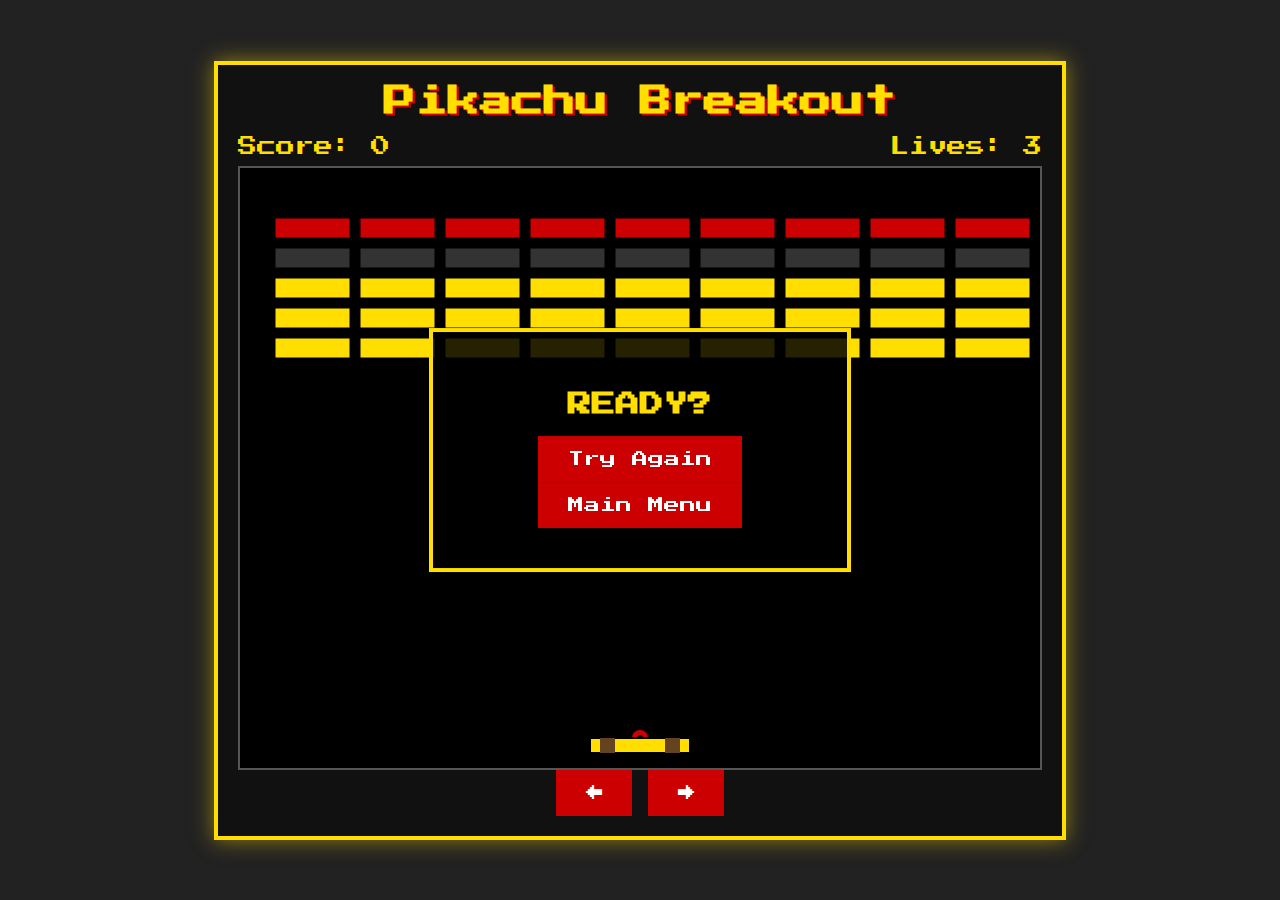
<file: pikachu-breakout/index.html>
<!DOCTYPE html>
<html lang="en">

<head>
    <meta charset="UTF-8">
    <meta name="viewport" content="width=device-width, initial-scale=1.0">
    <title>Pikachu Breakout</title>
    <link rel="stylesheet" href="style.css">
</head>

<body>
    <div id="game-container">
        <h1>Pikachu Breakout</h1>
        <div id="score-board">
            <span>Score: <span id="score">0</span></span>
            <span>Lives: <span id="lives">3</span></span>
        </div>
        <canvas id="gameCanvas" width="800" height="600"></canvas>
        <div id="game-over" class="hidden">
            <h2 id="game-over-text">Game Over</h2>
            <button id="restart-btn">Try Again</button>
            <button id="menu-btn">Main Menu</button>
        </div>
        <div id="mobile-controls">
            <button id="left-btn">←</button>
            <button id="right-btn">→</button>
        </div>
    </div>
    <script src="game.js"></script>
</body>

</html>
</file>
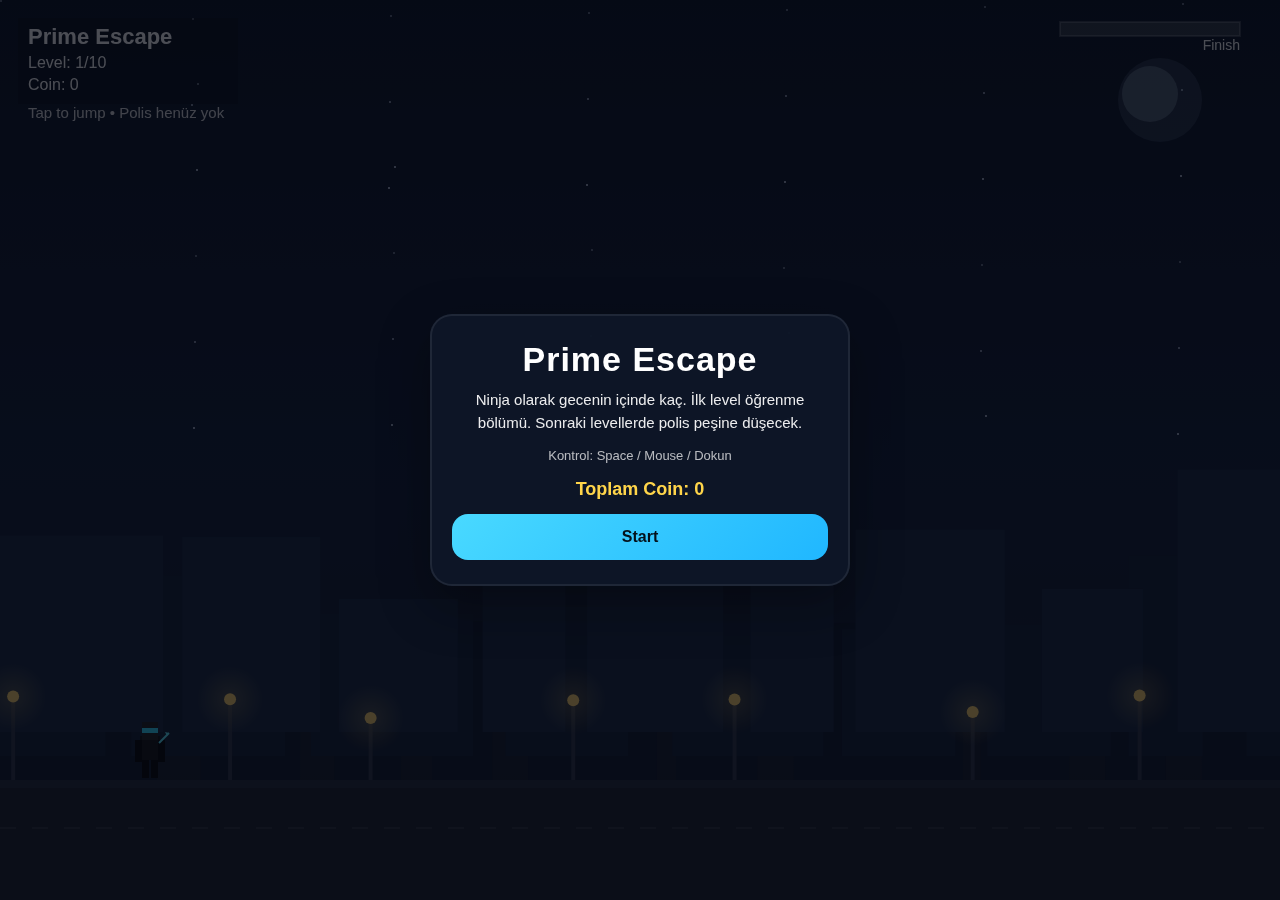
<file: prime-escape/index.html>
<!DOCTYPE html>
<html lang="tr">

<head>
    <meta charset="UTF-8" />
    <meta name="viewport" content="width=device-width, initial-scale=1.0, maximum-scale=1.0, user-scalable=no" />
    <title>Prime Escape</title>
    <style>
        * {
            box-sizing: border-box;
            margin: 0;
            padding: 0;
            user-select: none;
            -webkit-tap-highlight-color: transparent;
        }

        html,
        body {
            width: 100%;
            height: 100%;
            overflow: hidden;
            background: #060b16;
            font-family: Arial, Helvetica, sans-serif;
        }

        canvas {
            display: block;
            width: 100vw;
            height: 100vh;
            background: linear-gradient(to bottom, #07101f 0%, #0b1730 50%, #10131c 100%);
            touch-action: manipulation;
        }

        .overlay {
            position: fixed;
            inset: 0;
            display: none;
            align-items: center;
            justify-content: center;
            background: rgba(5, 8, 18, 0.72);
            z-index: 10;
            padding: 24px;
        }

        .overlay.active {
            display: flex;
        }

        .panel {
            width: min(92vw, 420px);
            background: rgba(14, 22, 40, 0.95);
            border: 2px solid rgba(255, 255, 255, 0.08);
            border-radius: 22px;
            padding: 24px 20px;
            color: white;
            text-align: center;
            box-shadow: 0 18px 50px rgba(0, 0, 0, 0.35);
        }

        .panel h1 {
            font-size: 34px;
            margin-bottom: 10px;
            letter-spacing: 1px;
        }

        .panel h2 {
            font-size: 24px;
            margin-bottom: 10px;
        }

        .panel p {
            font-size: 15px;
            line-height: 1.5;
            opacity: 0.92;
            margin-bottom: 14px;
        }

        .sub {
            opacity: 0.7;
            font-size: 13px;
            margin-bottom: 16px;
        }

        .coins-big {
            color: #ffd54a;
            font-weight: bold;
            margin-bottom: 14px;
            font-size: 18px;
        }

        .btns {
            display: flex;
            flex-direction: column;
            gap: 12px;
            margin-top: 12px;
        }

        button {
            border: none;
            border-radius: 16px;
            padding: 14px 18px;
            font-size: 16px;
            font-weight: bold;
            cursor: pointer;
            transition: transform 0.12s ease, opacity 0.12s ease;
        }

        button:hover {
            transform: translateY(-1px);
            opacity: 0.96;
        }

        .primary {
            background: linear-gradient(135deg, #49d9ff, #20b7ff);
            color: #04111b;
        }

        .secondary {
            background: rgba(255, 255, 255, 0.08);
            color: white;
            border: 1px solid rgba(255, 255, 255, 0.08);
        }

        .danger {
            background: linear-gradient(135deg, #ff6b6b, #ff4141);
            color: white;
        }
    </style>
</head>

<body>
    <canvas id="game"></canvas>

    <div class="overlay active" id="menuScreen">
        <div class="panel">
            <h1>Prime Escape</h1>
            <p>
                Ninja olarak gecenin içinde kaç. İlk level öğrenme bölümü.
                Sonraki levellerde polis peşine düşecek.
            </p>
            <div class="sub">Kontrol: Space / Mouse / Dokun</div>
            <div class="coins-big" id="menuCoins">Toplam Coin: 0</div>
            <div class="btns">
                <button class="primary" id="startBtn">Start</button>
            </div>
        </div>
    </div>

    <div class="overlay" id="levelCompleteScreen">
        <div class="panel">
            <h2 id="levelCompleteTitle">Level Complete</h2>
            <p id="levelCompleteText">Harika. Sonraki levele geçmeye hazırsın.</p>
            <div class="coins-big" id="levelCompleteCoins">Coin: 0</div>
            <div class="btns">
                <button class="primary" id="nextLevelBtn">Next Level</button>
                <button class="secondary" id="levelCompleteMenuBtn">Main Menu</button>
            </div>
        </div>
    </div>

    <div class="overlay" id="gameOverScreen">
        <div class="panel">
            <h1>Game Over</h1>
            <p id="gameOverText">Bu sefer olmadı. Bir daha dene.</p>
            <div class="coins-big" id="gameOverCoins">Coin: 0</div>
            <div class="btns">
                <button class="danger" id="playAgainBtn">Play Again</button>
                <button class="secondary" id="gameOverMenuBtn">Main Menu</button>
            </div>
        </div>
    </div>

    <div class="overlay" id="winScreen">
        <div class="panel">
            <h1>You Win!</h1>
            <p>Tebrikler! 10 levelin hepsini bitirdin.</p>
            <div class="coins-big" id="winCoins">Coin: 0</div>
            <div class="btns">
                <button class="primary" id="winPlayAgainBtn">Play Again</button>
                <button class="secondary" id="winMenuBtn">Main Menu</button>
            </div>
        </div>
    </div>

    <script>
        const canvas = document.getElementById("game");
        const ctx = canvas.getContext("2d");

        function resizeCanvas() {
            canvas.width = window.innerWidth;
            canvas.height = window.innerHeight;
            groundY = canvas.height - 120;
        }
        window.addEventListener("resize", resizeCanvas);

        const menuScreen = document.getElementById("menuScreen");
        const levelCompleteScreen = document.getElementById("levelCompleteScreen");
        const gameOverScreen = document.getElementById("gameOverScreen");
        const winScreen = document.getElementById("winScreen");

        const menuCoins = document.getElementById("menuCoins");
        const levelCompleteCoins = document.getElementById("levelCompleteCoins");
        const gameOverCoins = document.getElementById("gameOverCoins");
        const winCoins = document.getElementById("winCoins");

        const levelCompleteTitle = document.getElementById("levelCompleteTitle");
        const levelCompleteText = document.getElementById("levelCompleteText");
        const gameOverText = document.getElementById("gameOverText");

        document.getElementById("startBtn").addEventListener("click", () => {
            totalCoins = 0;
            startLevel(1, true);
        });

        document.getElementById("nextLevelBtn").addEventListener("click", () => {
            if (currentLevel < 10) {
                startLevel(currentLevel + 1, false);
            }
        });

        document.getElementById("playAgainBtn").addEventListener("click", () => {
            startLevel(currentLevel, false);
        });

        document.getElementById("winPlayAgainBtn").addEventListener("click", () => {
            totalCoins = 0;
            startLevel(1, true);
        });

        document.getElementById("gameOverMenuBtn").addEventListener("click", showMenu);
        document.getElementById("winMenuBtn").addEventListener("click", showMenu);
        document.getElementById("levelCompleteMenuBtn").addEventListener("click", showMenu);

        function setOverlay(screen) {
            [menuScreen, levelCompleteScreen, gameOverScreen, winScreen].forEach(s => s.classList.remove("active"));
            if (screen) screen.classList.add("active");
        }

        function showMenu() {
            state = "menu";
            setOverlay(menuScreen);
            menuCoins.textContent = "Toplam Coin: " + totalCoins;
        }

        let state = "menu";
        let currentLevel = 1;
        let totalCoins = 0;
        let coinsThisRun = 0;
        let groundY = 0;
        let distance = 0;
        let levelTarget = 1000;
        let gravity = 0.72;
        let worldSpeed = 6;
        let frame = 0;

        const keys = { jumpPressed: false };

        const player = {
            x: 130,
            y: 0,
            w: 40,
            h: 58,
            vx: 0,
            vy: 0,
            jumpsLeft: 2,
            maxJumps: 2,
            facing: 1,
            trailTimer: 0,
            blink: 0
        };

        const police = {
            active: false,
            x: -120,
            y: 0,
            w: 38,
            h: 58,
            chaseSpeed: 3.2,
            siren: 0,
            dangerRange: 140
        };

        let obstacles = [];
        let coins = [];
        let particles = [];
        let buildingBands = [];
        let streetLights = [];
        let spawnTimer = 0;
        let coinTimer = 0;
        let obstacleGapTimer = 0;

        const levelConfigs = [
            null,
            { speed: 6.0, target: 1200, police: false, policeSpeed: 0, spawnBase: 90 },
            { speed: 6.6, target: 1300, police: true, policeSpeed: 3.3, spawnBase: 88 },
            { speed: 7.0, target: 1400, police: true, policeSpeed: 3.45, spawnBase: 84 },
            { speed: 7.4, target: 1500, police: true, policeSpeed: 3.6, spawnBase: 80 },
            { speed: 7.8, target: 1600, police: true, policeSpeed: 3.8, spawnBase: 76 },
            { speed: 8.1, target: 1700, police: true, policeSpeed: 4.0, spawnBase: 72 },
            { speed: 8.4, target: 1800, police: true, policeSpeed: 4.2, spawnBase: 69 },
            { speed: 8.8, target: 1900, police: true, policeSpeed: 4.35, spawnBase: 66 },
            { speed: 9.1, target: 2000, police: true, policeSpeed: 4.5, spawnBase: 63 },
            { speed: 9.5, target: 2200, police: true, policeSpeed: 4.7, spawnBase: 60 }
        ];

        function resetPlayer() {
            player.x = 130;
            player.y = groundY - player.h;
            player.vx = 0;
            player.vy = 0;
            player.jumpsLeft = player.maxJumps;
            player.trailTimer = 0;
            player.blink = 0;
        }

        function resetPolice(enabled, pSpeed) {
            police.active = enabled;
            police.x = -160;
            police.y = groundY - police.h;
            police.chaseSpeed = pSpeed;
            police.siren = 0;
        }

        function buildBackground() {
            buildingBands = [];
            streetLights = [];

            for (let layer = 0; layer < 3; layer++) {
                const band = [];
                let x = 0;
                while (x < canvas.width + 300) {
                    const w = 60 + Math.random() * 110;
                    const h = 100 + Math.random() * (layer === 0 ? 60 : layer === 1 ? 120 : 180);
                    band.push({
                        x,
                        w,
                        h,
                        speedFactor: 0.18 + layer * 0.1,
                        windows: Math.random() > 0.4
                    });
                    x += w + 16 + Math.random() * 28;
                }
                buildingBands.push(band);
            }

            for (let i = 0; i < 10; i++) {
                streetLights.push({
                    x: i * 180 + Math.random() * 80,
                    height: 60 + Math.random() * 30
                });
            }
        }

        function startLevel(level, resetCoinsToo = false) {
            currentLevel = level;
            const cfg = levelConfigs[currentLevel];
            worldSpeed = cfg.speed;
            levelTarget = cfg.target;
            distance = 0;
            frame = 0;
            spawnTimer = 0;
            coinTimer = 0;
            obstacleGapTimer = 0;
            coinsThisRun = 0;
            obstacles = [];
            coins = [];
            particles = [];
            resizeCanvas();
            resetPlayer();
            resetPolice(cfg.police, cfg.policeSpeed);
            buildBackground();

            if (resetCoinsToo) totalCoins = 0;

            setOverlay(null);
            state = "playing";
        }

        function addParticle(x, y, vx, vy, size, life, color) {
            particles.push({ x, y, vx, vy, size, life, maxLife: life, color });
        }

        function burstCoinEffect(x, y) {
            for (let i = 0; i < 18; i++) {
                const angle = Math.random() * Math.PI * 2;
                const speed = 1 + Math.random() * 4;
                addParticle(
                    x, y,
                    Math.cos(angle) * speed,
                    Math.sin(angle) * speed - 0.5,
                    2 + Math.random() * 3,
                    25 + Math.random() * 16,
                    Math.random() > 0.35 ? "#ffd54a" : "#fff2a8"
                );
            }
        }

        function jump() {
            if (state !== "playing") return;
            if (player.jumpsLeft > 0) {
                player.vy = -13.4;
                player.jumpsLeft--;
                player.trailTimer = 8;
                for (let i = 0; i < 8; i++) {
                    addParticle(
                        player.x + player.w * 0.4,
                        player.y + player.h,
                        -1 - Math.random() * 2,
                        -Math.random() * 1.5,
                        2 + Math.random() * 2,
                        18 + Math.random() * 10,
                        "#8ef2ff"
                    );
                }
            }
        }

        window.addEventListener("keydown", (e) => {
            if (e.code === "Space" || e.code === "ArrowUp" || e.code === "KeyW") {
                e.preventDefault();
                jump();
            }
            if (e.code === "KeyR") {
                if (state === "gameOver") startLevel(currentLevel, false);
                else if (state === "win") {
                    totalCoins = 0;
                    startLevel(1, true);
                }
            }
        });

        window.addEventListener("mousedown", jump);
        window.addEventListener("touchstart", (e) => {
            e.preventDefault();
            jump();
        }, { passive: false });

        function spawnObstacle() {
            const t = Math.random();
            if (t < 0.34) {
                obstacles.push({
                    type: "barrier",
                    x: canvas.width + 40,
                    y: groundY - 34,
                    w: 42 + Math.random() * 22,
                    h: 34
                });
            } else if (t < 0.68) {
                obstacles.push({
                    type: "crate",
                    x: canvas.width + 40,
                    y: groundY - 48,
                    w: 48,
                    h: 48
                });
            } else {
                obstacles.push({
                    type: "laser",
                    x: canvas.width + 40,
                    y: groundY - 88 - Math.random() * 50,
                    w: 20,
                    h: 90
                });
            }
        }

        function spawnCoinGroup() {
            const count = 3 + Math.floor(Math.random() * 4);
            const baseX = canvas.width + 50;
            const pattern = Math.floor(Math.random() * 3);

            for (let i = 0; i < count; i++) {
                let cy;
                if (pattern === 0) {
                    cy = groundY - 60 - i * 24;
                } else if (pattern === 1) {
                    cy = groundY - 70 - Math.sin(i * 0.8) * 36;
                } else {
                    cy = groundY - 150 + i * 14;
                }
                coins.push({
                    x: baseX + i * 36,
                    y: cy,
                    r: 11,
                    spin: Math.random() * Math.PI * 2
                });
            }
        }

        function rectsCollide(a, b) {
            return (
                a.x < b.x + b.w &&
                a.x + a.w > b.x &&
                a.y < b.y + b.h &&
                a.y + a.h > b.y
            );
        }

        function circleRectCollide(circle, rect) {
            const nearestX = Math.max(rect.x, Math.min(circle.x, rect.x + rect.w));
            const nearestY = Math.max(rect.y, Math.min(circle.y, rect.y + rect.h));
            const dx = circle.x - nearestX;
            const dy = circle.y - nearestY;
            return dx * dx + dy * dy < circle.r * circle.r;
        }

        function failRun(reason) {
            state = "gameOver";
            totalCoins += coinsThisRun;
            gameOverText.textContent = reason;
            gameOverCoins.textContent = "Toplam Coin: " + totalCoins;
            setOverlay(gameOverScreen);
        }

        function completeLevel() {
            totalCoins += coinsThisRun;

            if (currentLevel >= 10) {
                state = "win";
                winCoins.textContent = "Toplam Coin: " + totalCoins;
                setOverlay(winScreen);
            } else {
                state = "levelComplete";
                levelCompleteTitle.textContent = "Level " + currentLevel + " Complete";
                levelCompleteText.textContent = "Harika! Şimdi Level " + (currentLevel + 1) + " başlıyor.";
                levelCompleteCoins.textContent = "Toplam Coin: " + totalCoins;
                setOverlay(levelCompleteScreen);
            }
        }

        function updateGame() {
            if (state !== "playing") return;

            frame++;
            distance += worldSpeed;

            player.vy += gravity;
            player.y += player.vy;

            if (player.y + player.h >= groundY) {
                player.y = groundY - player.h;
                player.vy = 0;
                player.jumpsLeft = player.maxJumps;
            }

            if (player.trailTimer > 0) {
                player.trailTimer--;
                if (frame % 2 === 0) {
                    addParticle(
                        player.x + 8,
                        player.y + player.h * 0.7,
                        -1 - Math.random() * 1.5,
                        Math.random() * 0.8 - 0.4,
                        2 + Math.random() * 2,
                        12 + Math.random() * 8,
                        "#7cecff"
                    );
                }
            }

            spawnTimer--;
            coinTimer--;

            const cfg = levelConfigs[currentLevel];
            const adjustedSpawn = cfg.spawnBase - Math.min(18, Math.floor(distance / 280));
            if (spawnTimer <= 0) {
                spawnObstacle();
                spawnTimer = adjustedSpawn + Math.random() * 22;
            }

            if (coinTimer <= 0) {
                spawnCoinGroup();
                coinTimer = 115 + Math.random() * 50;
            }

            for (const band of buildingBands) {
                for (const b of band) {
                    b.x -= worldSpeed * b.speedFactor;
                }
                const last = band[band.length - 1];
                if (band[0].x + band[0].w < -20) {
                    band.shift();
                    const w = 60 + Math.random() * 120;
                    const h = 120 + Math.random() * 180;
                    band.push({
                        x: last.x + last.w + 16 + Math.random() * 26,
                        w,
                        h,
                        speedFactor: last.speedFactor,
                        windows: Math.random() > 0.4
                    });
                }
            }

            for (const light of streetLights) {
                light.x -= worldSpeed * 0.75;
                if (light.x < -20) {
                    light.x = canvas.width + Math.random() * 120;
                    light.height = 60 + Math.random() * 30;
                }
            }

            for (let i = obstacles.length - 1; i >= 0; i--) {
                const o = obstacles[i];
                o.x -= worldSpeed;

                if (rectsCollide(player, o)) {
                    failRun("Bir engele çarptın.");
                    return;
                }

                if (o.x + o.w < -40) obstacles.splice(i, 1);
            }

            for (let i = coins.length - 1; i >= 0; i--) {
                const c = coins[i];
                c.x -= worldSpeed;
                c.spin += 0.16;

                const hit = circleRectCollide(
                    { x: c.x, y: c.y, r: c.r },
                    player
                );

                if (hit) {
                    coinsThisRun++;
                    burstCoinEffect(c.x, c.y);
                    coins.splice(i, 1);
                    continue;
                }

                if (c.x + c.r < -30) coins.splice(i, 1);
            }

            if (police.active) {
                const progressRatio = Math.min(1, distance / levelTarget);
                police.x += police.chaseSpeed + progressRatio * 1.25;

                if (player.y + player.h >= groundY) {
                    if (police.y + police.h < groundY) police.y += 7;
                    if (police.y + police.h > groundY) police.y = groundY - police.h;
                } else {
                    if (frame % 30 === 0 && police.y + police.h >= groundY) {
                        police.y -= 90;
                    } else if (police.y + police.h < groundY) {
                        police.y += 5;
                        if (police.y + police.h > groundY) police.y = groundY - police.h;
                    }
                }

                police.siren += 0.15;

                const policeRect = {
                    x: police.x,
                    y: police.y,
                    w: police.w,
                    h: police.h
                };

                if (rectsCollide(player, policeRect)) {
                    failRun("Polis seni yakaladı.");
                    return;
                }
            }

            for (let i = particles.length - 1; i >= 0; i--) {
                const p = particles[i];
                p.x += p.vx;
                p.y += p.vy;
                p.vy += 0.05;
                p.life--;
                if (p.life <= 0) particles.splice(i, 1);
            }

            if (distance >= levelTarget) {
                completeLevel();
            }
        }

        function drawSky() {
            const grad = ctx.createLinearGradient(0, 0, 0, canvas.height);
            grad.addColorStop(0, "#07101f");
            grad.addColorStop(0.55, "#0f1b35");
            grad.addColorStop(1, "#161a22");
            ctx.fillStyle = grad;
            ctx.fillRect(0, 0, canvas.width, canvas.height);

            for (let i = 0; i < 45; i++) {
                const sx = (i * 197 + frame * 0.1) % (canvas.width + 100);
                const sy = (i * 83) % (canvas.height * 0.55);
                ctx.globalAlpha = 0.4 + (i % 3) * 0.15;
                ctx.fillStyle = "#dbe8ff";
                ctx.fillRect(sx, sy, 2, 2);
            }
            ctx.globalAlpha = 1;
        }

        function drawMoon() {
            ctx.save();
            ctx.globalAlpha = 0.14;
            ctx.fillStyle = "#b9ddff";
            ctx.beginPath();
            ctx.arc(canvas.width - 120, 100, 42, 0, Math.PI * 2);
            ctx.fill();

            ctx.globalAlpha = 0.25;
            ctx.fillStyle = "#d7edff";
            ctx.beginPath();
            ctx.arc(canvas.width - 130, 94, 28, 0, Math.PI * 2);
            ctx.fill();
            ctx.restore();
        }

        function drawBuildings() {
            const colors = ["#0d1628", "#111d32", "#16253e"];

            buildingBands.forEach((band, index) => {
                ctx.fillStyle = colors[index];
                for (const b of band) {
                    const y = groundY - b.h - (index * 24);
                    ctx.fillRect(b.x, y, b.w, b.h);

                    if (b.windows) {
                        ctx.fillStyle = "rgba(255, 228, 120, 0.18)";
                        for (let wx = b.x + 8; wx < b.x + b.w - 8; wx += 16) {
                            for (let wy = y + 12; wy < y + b.h - 12; wy += 18) {
                                if ((wx + wy + index) % 3 === 0) ctx.fillRect(wx, wy, 6, 8);
                            }
                        }
                        ctx.fillStyle = colors[index];
                    }
                }
            });
        }

        function drawGround() {
            ctx.fillStyle = "#1a1f29";
            ctx.fillRect(0, groundY, canvas.width, canvas.height - groundY);

            ctx.fillStyle = "#232a38";
            ctx.fillRect(0, groundY, canvas.width, 8);

            for (const light of streetLights) {
                ctx.fillStyle = "#2b3344";
                ctx.fillRect(light.x, groundY - light.height, 4, light.height);

                ctx.beginPath();
                ctx.arc(light.x + 2, groundY - light.height, 6, 0, Math.PI * 2);
                ctx.fillStyle = "#ffd36b";
                ctx.fill();

                const glow = ctx.createRadialGradient(light.x + 2, groundY - light.height, 0, light.x + 2, groundY - light.height, 34);
                glow.addColorStop(0, "rgba(255,211,107,0.22)");
                glow.addColorStop(1, "rgba(255,211,107,0)");
                ctx.fillStyle = glow;
                ctx.beginPath();
                ctx.arc(light.x + 2, groundY - light.height, 34, 0, Math.PI * 2);
                ctx.fill();
            }

            ctx.strokeStyle = "rgba(255,255,255,0.08)";
            ctx.lineWidth = 2;
            ctx.setLineDash([16, 16]);
            ctx.beginPath();
            ctx.moveTo(0, groundY + 48);
            ctx.lineTo(canvas.width, groundY + 48);
            ctx.stroke();
            ctx.setLineDash([]);
        }

        function drawObstacle(o) {
            if (o.type === "barrier") {
                ctx.fillStyle = "#e65151";
                ctx.fillRect(o.x, o.y, o.w, o.h);
                ctx.fillStyle = "#fff3f3";
                ctx.fillRect(o.x + 6, o.y + 7, o.w - 12, 6);
                ctx.fillRect(o.x + 6, o.y + 19, o.w - 12, 6);
            } else if (o.type === "crate") {
                ctx.fillStyle = "#7a5634";
                ctx.fillRect(o.x, o.y, o.w, o.h);
                ctx.strokeStyle = "#a9794d";
                ctx.lineWidth = 3;
                ctx.strokeRect(o.x + 2, o.y + 2, o.w - 4, o.h - 4);
                ctx.beginPath();
                ctx.moveTo(o.x + 6, o.y + 6);
                ctx.lineTo(o.x + o.w - 6, o.y + o.h - 6);
                ctx.moveTo(o.x + o.w - 6, o.y + 6);
                ctx.lineTo(o.x + 6, o.y + o.h - 6);
                ctx.stroke();
            } else if (o.type === "laser") {
                ctx.fillStyle = "#292f42";
                ctx.fillRect(o.x + 6, o.y, 8, o.h);
                ctx.fillStyle = "#ff5a67";
                ctx.fillRect(o.x, o.y + 4, 20, 8);
                ctx.fillRect(o.x, o.y + o.h - 12, 20, 8);

                ctx.save();
                ctx.globalAlpha = 0.65;
                ctx.fillStyle = "#ff6370";
                ctx.fillRect(o.x + 8, o.y + 10, 4, o.h - 20);
                ctx.restore();
            }
        }

        function drawCoin(c) {
            ctx.save();
            ctx.translate(c.x, c.y);
            const squish = 0.75 + Math.sin(c.spin) * 0.25;
            ctx.scale(squish, 1);

            const glow = ctx.createRadialGradient(0, 0, 0, 0, 0, 18);
            glow.addColorStop(0, "rgba(255, 232, 120, 0.35)");
            glow.addColorStop(1, "rgba(255, 232, 120, 0)");
            ctx.fillStyle = glow;
            ctx.beginPath();
            ctx.arc(0, 0, 18, 0, Math.PI * 2);
            ctx.fill();

            ctx.fillStyle = "#ffd54a";
            ctx.beginPath();
            ctx.arc(0, 0, c.r, 0, Math.PI * 2);
            ctx.fill();

            ctx.strokeStyle = "#ffef9b";
            ctx.lineWidth = 2;
            ctx.beginPath();
            ctx.arc(0, 0, c.r - 2, 0, Math.PI * 2);
            ctx.stroke();

            ctx.fillStyle = "#7a5600";
            ctx.font = "bold 12px Arial";
            ctx.textAlign = "center";
            ctx.textBaseline = "middle";
            ctx.fillText("C", 0, 1);
            ctx.restore();
        }

        function drawNinja(x, y, w, h) {
            ctx.save();
            ctx.translate(x, y);

            ctx.fillStyle = "#111";
            ctx.fillRect(10, 14, 20, 24);

            ctx.fillStyle = "#1e1e1e";
            ctx.fillRect(12, 0, 16, 18);

            ctx.fillStyle = "#2fd9ff";
            ctx.fillRect(12, 6, 16, 5);

            ctx.fillStyle = "#000";
            ctx.fillRect(5, 18, 7, 22);
            ctx.fillRect(28, 18, 7, 22);

            ctx.fillRect(12, 38, 7, 18);
            ctx.fillRect(21, 38, 7, 18);

            ctx.strokeStyle = "#5be8ff";
            ctx.lineWidth = 2;
            ctx.beginPath();
            ctx.moveTo(29, 21);
            ctx.lineTo(39, 11);
            ctx.stroke();

            ctx.fillStyle = "#5be8ff";
            ctx.beginPath();
            ctx.moveTo(39, 11);
            ctx.lineTo(35, 10);
            ctx.lineTo(37, 14);
            ctx.closePath();
            ctx.fill();

            if (player.vy < -1) {
                ctx.fillStyle = "#0c0c0c";
                ctx.fillRect(4, 40, 7, 12);
                ctx.fillRect(29, 40, 7, 12);
            }

            ctx.restore();
        }

        function drawPolice() {
            if (!police.active) return;

            ctx.save();
            ctx.translate(police.x, police.y);

            ctx.fillStyle = "#21344f";
            ctx.fillRect(10, 14, 18, 24);

            ctx.fillStyle = "#284b7a";
            ctx.fillRect(11, 0, 16, 18);

            ctx.fillStyle = "#0f1d33";
            ctx.fillRect(5, 18, 6, 22);
            ctx.fillRect(28, 18, 6, 22);

            ctx.fillRect(12, 38, 6, 18);
            ctx.fillRect(20, 38, 6, 18);

            const flash = Math.sin(police.siren) > 0 ? "#ff5555" : "#5cb9ff";
            ctx.fillStyle = flash;
            ctx.fillRect(12, -4, 6, 4);
            ctx.fillRect(20, -4, 6, 4);

            ctx.restore();
        }

        function drawParticles() {
            for (const p of particles) {
                ctx.save();
                ctx.globalAlpha = p.life / p.maxLife;
                ctx.fillStyle = p.color;
                ctx.fillRect(p.x, p.y, p.size, p.size);
                ctx.restore();
            }
        }

        function drawHUD() {
            const progress = Math.min(1, distance / levelTarget);

            ctx.fillStyle = "rgba(0,0,0,0.25)";
            ctx.fillRect(18, 18, 220, 86);

            ctx.fillStyle = "#ffffff";
            ctx.font = "bold 22px Arial";
            ctx.fillText("Prime Escape", 28, 44);

            ctx.font = "16px Arial";
            ctx.fillText("Level: " + currentLevel + "/10", 28, 68);
            ctx.fillText("Coin: " + (totalCoins + coinsThisRun), 28, 90);

            ctx.fillStyle = "rgba(255,255,255,0.16)";
            ctx.fillRect(canvas.width - 220, 22, 180, 14);

            const barGrad = ctx.createLinearGradient(canvas.width - 220, 0, canvas.width - 40, 0);
            barGrad.addColorStop(0, "#3fe1ff");
            barGrad.addColorStop(1, "#b1f36a");
            ctx.fillStyle = barGrad;
            ctx.fillRect(canvas.width - 220, 22, 180 * progress, 14);

            ctx.strokeStyle = "rgba(255,255,255,0.18)";
            ctx.strokeRect(canvas.width - 220, 22, 180, 14);

            ctx.fillStyle = "#fff";
            ctx.font = "14px Arial";
            ctx.textAlign = "right";
            ctx.fillText("Finish", canvas.width - 40, 50);
            ctx.textAlign = "left";

            if (currentLevel === 1) {
                ctx.fillStyle = "rgba(255,255,255,0.85)";
                ctx.font = "15px Arial";
                ctx.fillText("Tap to jump • Polis henüz yok", 28, 118);
            } else {
                const d = Math.max(0, Math.floor(player.x - police.x));
                ctx.fillStyle = d < 150 ? "#ff8a8a" : "rgba(255,255,255,0.85)";
                ctx.font = "15px Arial";
                ctx.fillText("Polis mesafesi: " + d, 28, 118);
            }
        }

        function render() {
            resizeCanvas();

            drawSky();
            drawMoon();
            drawBuildings();
            drawGround();

            for (const c of coins) drawCoin(c);
            for (const o of obstacles) drawObstacle(o);

            if (police.active && police.x > -80) {
                drawPolice();
            }

            drawNinja(player.x, player.y, player.w, player.h);
            drawParticles();
            drawHUD();
        }

        function loop() {
            updateGame();
            render();
            requestAnimationFrame(loop);
        }

        resizeCanvas();
        resetPlayer();
        buildBackground();
        showMenu();
        loop();
    </script>
</body>

</html>
</file>
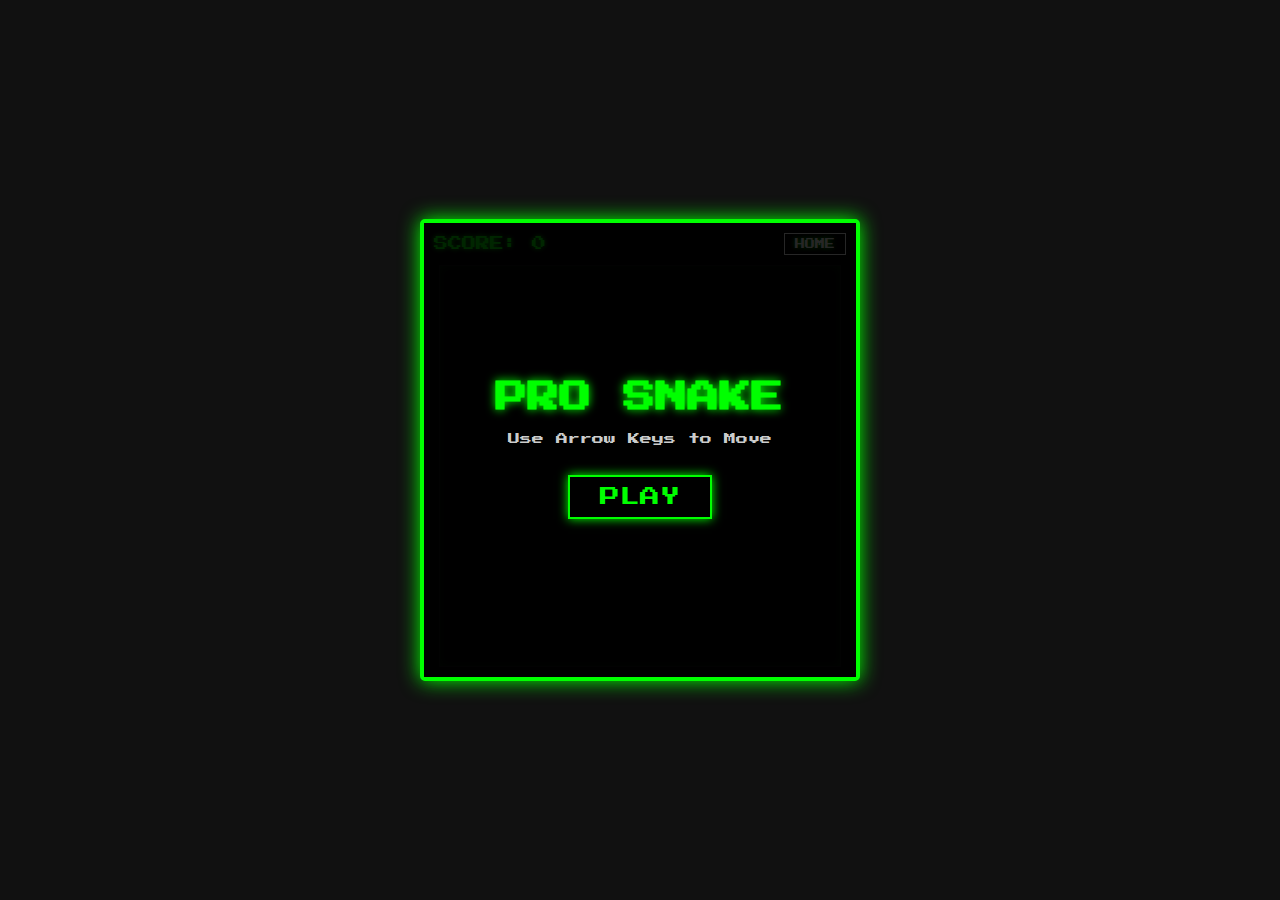
<file: snake/index.html>
<!DOCTYPE html>
<html lang="en">

<head>
    <meta charset="UTF-8">
    <meta name="viewport" content="width=device-width, initial-scale=1.0">
    <title>Pro Snake</title>
    <link href="https://fonts.googleapis.com/css2?family=Press+Start+2P&display=swap" rel="stylesheet">
    <link rel="stylesheet" href="style.css">
</head>

<body>
    <div class="game-container">
        <div class="header">
            <div class="score-board">SCORE: <span id="score">0</span></div>
            <a href="/" class="home-btn">HOME</a>
        </div>
        <canvas id="gameCanvas" width="400" height="400"></canvas>
        <div id="start-screen" class="overlay">
            <h1>PRO SNAKE</h1>
            <p>Use Arrow Keys to Move</p>
            <button id="play-btn">PLAY</button>
        </div>
        <div id="game-over-screen" class="overlay hidden">
            <h1>GAME OVER</h1>
            <p>Score: <span id="final-score">0</span></p>
            <button onclick="resetGame()">TRY AGAIN</button>
            <a href="/" class="home-btn" style="margin-top: 20px; display: inline-block;">MENU</a>
        </div>
    </div>
    <script src="game.js"></script>
</body>

</html>
</file>
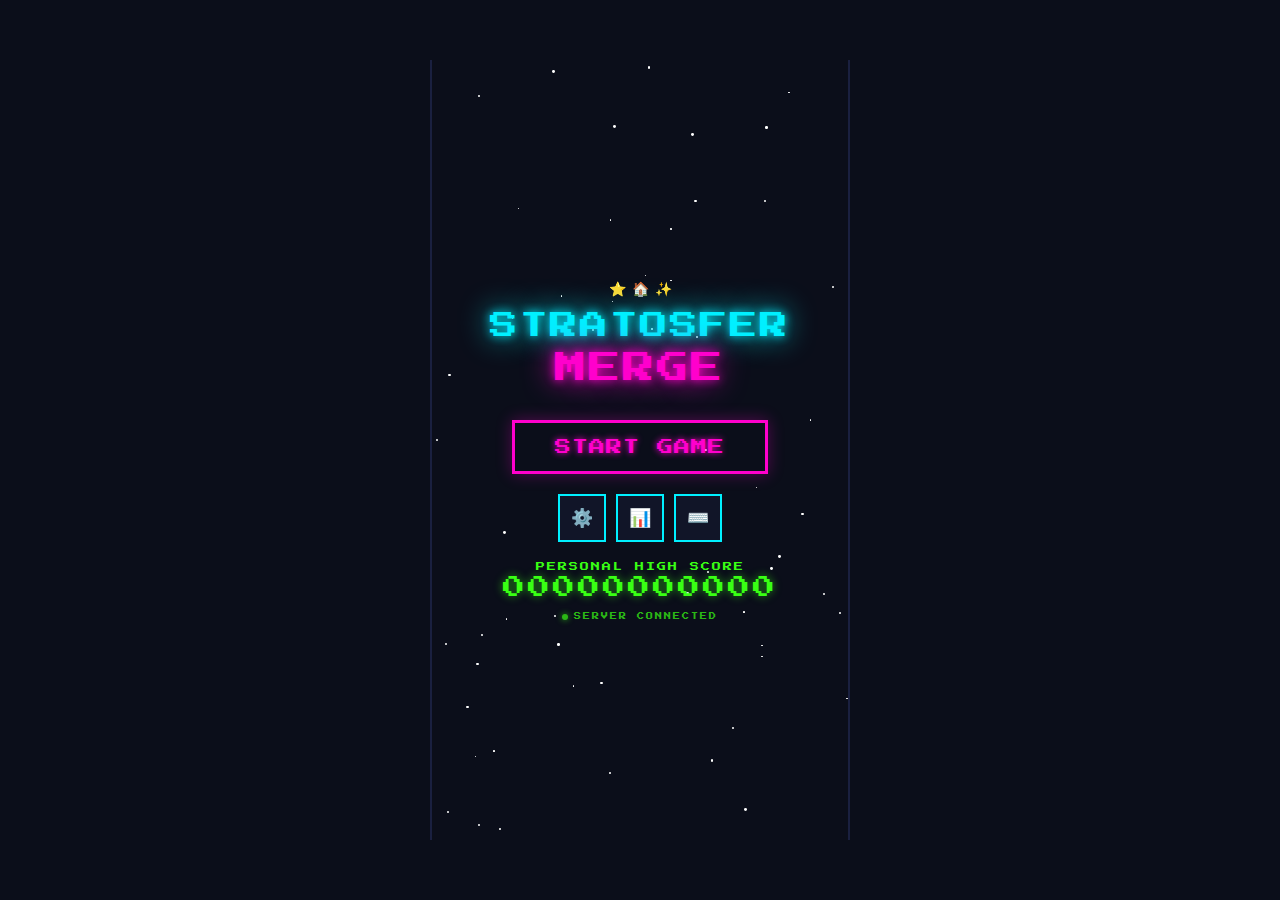
<file: stratosfer-merge/index.html>
<!DOCTYPE html>
<html lang="en">

<head>
    <meta charset="UTF-8">
    <meta name="viewport" content="width=device-width, initial-scale=1.0, maximum-scale=1.0, user-scalable=no">
    <title>Stratosfer Merge - DarkyPlay</title>
    <meta name="description"
        content="Stratosfer Merge - Drop and merge neon orbs in the stratosphere! A fun arcade puzzle game on DarkyPlay.">
    <link href="https://fonts.googleapis.com/css2?family=Press+Start+2P&display=swap" rel="stylesheet">
    <style>
        * {
            margin: 0;
            padding: 0;
            box-sizing: border-box;
        }

        body {
            background: #0b0e1a;
            font-family: 'Press Start 2P', cursive;
            color: #fff;
            overflow: hidden;
            width: 100vw;
            height: 100vh;
            display: flex;
            justify-content: center;
            align-items: center;
            user-select: none;
            -webkit-user-select: none;
        }

        /* ====== WRAPPER ====== */
        #wrapper {
            width: 100%;
            max-width: 420px;
            height: 100vh;
            max-height: 780px;
            position: relative;
            overflow: hidden;
            background: #0b0e1a;
            border-left: 2px solid #1a2040;
            border-right: 2px solid #1a2040;
        }

        /* ====== START SCREEN ====== */
        #startScreen {
            position: absolute;
            inset: 0;
            display: flex;
            flex-direction: column;
            align-items: center;
            justify-content: center;
            z-index: 100;
            background: #0b0e1a;
        }

        .start-stars {
            position: absolute;
            inset: 0;
            overflow: hidden;
            pointer-events: none;
        }

        .start-stars span {
            position: absolute;
            width: 2px;
            height: 2px;
            background: #fff;
            border-radius: 50%;
            animation: twinkle 3s infinite alternate;
        }

        @keyframes twinkle {
            0% {
                opacity: 0.2;
            }

            100% {
                opacity: 1;
            }
        }

        .start-icons {
            display: flex;
            gap: 6px;
            margin-bottom: 10px;
            z-index: 2;
        }

        .start-icons span {
            font-size: 14px;
            color: #ff00cc;
        }

        .start-title {
            font-size: 28px;
            color: #00f0ff;
            text-shadow: 0 0 10px #00f0ff, 0 0 30px #00f0ff;
            z-index: 2;
            letter-spacing: 2px;
            line-height: 1.4;
            text-align: center;
        }

        .start-title .merge {
            color: #ff00cc;
            text-shadow: 0 0 10px #ff00cc, 0 0 30px #ff00cc;
            display: block;
            font-size: 32px;
        }

        #startBtn {
            margin-top: 30px;
            padding: 16px 40px;
            font-family: 'Press Start 2P', cursive;
            font-size: 16px;
            color: #ff00cc;
            background: transparent;
            border: 3px solid #ff00cc;
            cursor: pointer;
            z-index: 2;
            text-shadow: 0 0 6px #ff00cc;
            box-shadow: 0 0 15px rgba(255, 0, 204, 0.3);
            transition: all 0.2s;
            letter-spacing: 1px;
        }

        #startBtn:hover {
            background: rgba(255, 0, 204, 0.15);
            box-shadow: 0 0 30px rgba(255, 0, 204, 0.5);
            transform: scale(1.05);
        }

        .menu-btns {
            display: flex;
            gap: 10px;
            margin-top: 20px;
            z-index: 2;
        }

        .menu-btn {
            width: 48px;
            height: 48px;
            background: #111528;
            border: 2px solid #00f0ff;
            color: #00f0ff;
            font-size: 18px;
            cursor: pointer;
            display: flex;
            align-items: center;
            justify-content: center;
            transition: all 0.2s;
        }

        .menu-btn:hover {
            background: #00f0ff;
            color: #0b0e1a;
        }

        .high-score-display {
            margin-top: 20px;
            z-index: 2;
            text-align: center;
        }

        .high-score-display .label {
            font-size: 9px;
            color: #39ff14;
            letter-spacing: 2px;
            margin-bottom: 6px;
        }

        .high-score-display .value {
            font-size: 22px;
            color: #39ff14;
            text-shadow: 0 0 8px rgba(57, 255, 20, 0.6);
            letter-spacing: 3px;
        }

        .server-status {
            margin-top: 14px;
            font-size: 7px;
            color: #39ff14;
            z-index: 2;
            opacity: 0.7;
            letter-spacing: 2px;
            display: flex;
            align-items: center;
            gap: 6px;
        }

        .server-dot {
            width: 6px;
            height: 6px;
            background: #39ff14;
            border-radius: 50%;
            box-shadow: 0 0 6px #39ff14;
            animation: pulse 1.5s infinite;
        }

        @keyframes pulse {

            0%,
            100% {
                opacity: 1;
            }

            50% {
                opacity: 0.3;
            }
        }

        /* ====== GAMEPLAY SCREEN ====== */
        #gameScreen {
            position: absolute;
            inset: 0;
            display: none;
            flex-direction: column;
            z-index: 50;
            background: #0b0e1a;
        }

        .game-header {
            display: flex;
            justify-content: space-between;
            align-items: center;
            padding: 12px 16px;
        }

        .game-header .score-area {
            text-align: left;
        }

        .game-header .score-label {
            font-size: 8px;
            color: #888;
            letter-spacing: 2px;
        }

        .game-header .score-value {
            font-size: 22px;
            color: #39ff14;
            text-shadow: 0 0 8px rgba(57, 255, 20, 0.5);
            letter-spacing: 2px;
        }

        .pause-btn {
            width: 36px;
            height: 36px;
            background: transparent;
            border: 2px solid #555;
            color: #fff;
            font-size: 16px;
            cursor: pointer;
            display: flex;
            align-items: center;
            justify-content: center;
            border-radius: 4px;
        }

        .pause-btn:hover {
            background: rgba(255, 255, 255, 0.1);
        }

        .canvas-wrapper {
            flex: 1;
            display: flex;
            justify-content: center;
            align-items: center;
            padding: 0 12px;
            position: relative;
        }

        #game {
            background: #0d1220;
            border: 2px solid #00f0ff;
            border-radius: 8px;
            box-shadow: 0 0 20px rgba(0, 240, 255, 0.15);
            display: block;
            touch-action: none;
        }

        .game-footer {
            display: flex;
            justify-content: space-between;
            align-items: center;
            padding: 10px 16px;
        }

        .next-area {
            display: flex;
            align-items: center;
            gap: 10px;
        }

        .next-label {
            font-size: 8px;
            color: #888;
            letter-spacing: 2px;
        }

        .next-preview {
            width: 40px;
            height: 40px;
            border-radius: 50%;
            display: flex;
            align-items: center;
            justify-content: center;
            font-size: 14px;
            font-family: 'Press Start 2P', cursive;
            box-shadow: 0 0 10px currentColor;
        }

        .highscore-area {
            text-align: right;
        }

        .highscore-label {
            font-size: 7px;
            color: #888;
            letter-spacing: 2px;
        }

        .highscore-value {
            font-size: 14px;
            color: #ff9900;
            text-shadow: 0 0 6px rgba(255, 153, 0, 0.5);
        }

        .dots {
            display: flex;
            justify-content: center;
            gap: 6px;
            padding: 4px 0;
        }

        .dots span {
            width: 8px;
            height: 8px;
            border-radius: 50%;
            background: #333;
        }

        .dots span.active {
            background: #00f0ff;
            box-shadow: 0 0 6px #00f0ff;
        }

        #dropBtn {
            display: block;
            width: calc(100% - 32px);
            margin: 0 16px 14px;
            padding: 14px;
            font-family: 'Press Start 2P', cursive;
            font-size: 13px;
            color: #00f0ff;
            background: transparent;
            border: 2px solid #00f0ff;
            cursor: pointer;
            letter-spacing: 2px;
            box-shadow: 0 0 12px rgba(0, 240, 255, 0.2);
            transition: all 0.2s;
        }

        #dropBtn:hover {
            background: rgba(0, 240, 255, 0.1);
            box-shadow: 0 0 25px rgba(0, 240, 255, 0.4);
        }

        #dropBtn:active {
            transform: scale(0.97);
        }

        /* ====== END SCREEN ====== */
        #endScreen {
            position: absolute;
            inset: 0;
            display: none;
            flex-direction: column;
            align-items: center;
            justify-content: center;
            z-index: 200;
            background: #0b0e1a;
        }

        .warning-bar {
            position: absolute;
            top: 30px;
            width: 80%;
            text-align: center;
            padding: 8px;
            border: 1px solid #ff003366;
            background: rgba(255, 0, 51, 0.08);
        }

        .warning-text {
            font-size: 7px;
            color: #ff0033;
            letter-spacing: 3px;
            animation: warningBlink 1.5s infinite;
        }

        @keyframes warningBlink {

            0%,
            100% {
                opacity: 1;
            }

            50% {
                opacity: 0.4;
            }
        }

        .end-title {
            font-size: 22px;
            color: #ff0033;
            text-shadow: 0 0 20px rgba(255, 0, 51, 0.6), 0 0 60px rgba(255, 0, 51, 0.3);
            line-height: 1.5;
            text-align: center;
            letter-spacing: 2px;
            margin-bottom: 30px;
        }

        .final-score-box {
            border: 2px solid #00f0ff33;
            background: rgba(0, 240, 255, 0.05);
            padding: 20px 40px;
            text-align: center;
            margin-bottom: 30px;
        }

        .final-label {
            font-size: 8px;
            color: #888;
            letter-spacing: 3px;
            margin-bottom: 10px;
        }

        .final-value {
            font-size: 32px;
            color: #39ff14;
            text-shadow: 0 0 15px rgba(57, 255, 20, 0.6);
            letter-spacing: 4px;
        }

        .new-best {
            font-size: 8px;
            color: #ff9900;
            margin-top: 8px;
            letter-spacing: 3px;
            display: none;
        }

        .end-buttons {
            display: flex;
            flex-direction: column;
            gap: 12px;
            width: 70%;
        }

        .end-btn {
            padding: 14px;
            font-family: 'Press Start 2P', cursive;
            font-size: 11px;
            cursor: pointer;
            border: 2px solid #00f0ff;
            background: transparent;
            color: #00f0ff;
            letter-spacing: 2px;
            display: flex;
            align-items: center;
            justify-content: center;
            gap: 10px;
            transition: all 0.2s;
            box-shadow: 0 0 10px rgba(0, 240, 255, 0.15);
        }

        .end-btn:hover {
            background: rgba(0, 240, 255, 0.1);
            box-shadow: 0 0 25px rgba(0, 240, 255, 0.3);
            transform: scale(1.03);
        }

        .version-tag {
            position: absolute;
            bottom: 16px;
            font-size: 6px;
            color: #333;
            letter-spacing: 3px;
        }

        /* ====== PARTICLES ====== */
        .merge-particle {
            position: absolute;
            width: 6px;
            height: 6px;
            border-radius: 50%;
            pointer-events: none;
            animation: particleFly 0.6s ease-out forwards;
        }

        @keyframes particleFly {
            0% {
                opacity: 1;
                transform: scale(1);
            }

            100% {
                opacity: 0;
                transform: scale(0) translate(var(--tx), var(--ty));
            }
        }

        /* ====== RESPONSIVE ====== */
        @media(max-height:650px) {
            .start-title {
                font-size: 22px;
            }

            .start-title .merge {
                font-size: 26px;
            }

            #startBtn {
                padding: 12px 30px;
                font-size: 14px;
            }
        }
    </style>
</head>

<body>

    <div id="wrapper">

        <!-- ====== START SCREEN ====== -->
        <div id="startScreen">
            <div class="start-stars" id="stars"></div>
            <div class="start-icons">
                <span>⭐</span><span>🏠</span><span>✨</span>
            </div>
            <div class="start-title">
                STRATOSFER
                <span class="merge">MERGE</span>
            </div>
            <button id="startBtn">START GAME</button>
            <div class="menu-btns">
                <button class="menu-btn" title="Settings">⚙️</button>
                <button class="menu-btn" title="Stats">📊</button>
                <button class="menu-btn" title="Controls">⌨️</button>
            </div>
            <div class="high-score-display">
                <div class="label">PERSONAL HIGH SCORE</div>
                <div class="value" id="menuHighScore">000,000,000</div>
            </div>
            <div class="server-status">
                <span class="server-dot"></span> SERVER CONNECTED
            </div>
        </div>

        <!-- ====== GAMEPLAY SCREEN ====== -->
        <div id="gameScreen">
            <div class="game-header">
                <div class="score-area">
                    <div class="score-label">SCORE</div>
                    <div class="score-value" id="scoreDisplay">0</div>
                </div>
                <button class="pause-btn" id="pauseBtn">⏸</button>
            </div>
            <div class="canvas-wrapper">
                <canvas id="game"></canvas>
            </div>
            <div class="game-footer">
                <div class="next-area">
                    <div class="next-label">NEXT</div>
                    <div class="next-preview" id="nextPreview">1</div>
                </div>
                <div class="dots">
                    <span class="active"></span>
                    <span></span>
                    <span></span>
                </div>
                <div class="highscore-area">
                    <div class="highscore-label">HIGH SCORE</div>
                    <div class="highscore-value" id="highScoreDisplay">0</div>
                </div>
            </div>
            <button id="dropBtn">DROP ORB</button>
        </div>

        <!-- ====== END SCREEN ====== -->
        <div id="endScreen">
            <div class="warning-bar">
                <div class="warning-text">WARNING: ALTITUDE LOST</div>
            </div>
            <div class="end-title">
                STRATOSPHERE<br>COLLAPSED
            </div>
            <div class="final-score-box">
                <div class="final-label">FINAL SCORE</div>
                <div class="final-value" id="finalScore">0</div>
                <div class="new-best" id="newBest">NEW BEST</div>
            </div>
            <div class="end-buttons">
                <button class="end-btn" onclick="restartGame()">↻ RESTART</button>
                <button class="end-btn" onclick="mainMenu()">🏠 MAIN MENU</button>
            </div>
            <div class="version-tag">STRATOSFER MERGE V1.4.2</div>
        </div>

    </div>

    <script>
        // =========================================
        //  STRATOSFER MERGE — GAME ENGINE
        // =========================================

        // --- Elements ---
        const startScreen = document.getElementById('startScreen');
        const gameScreen = document.getElementById('gameScreen');
        const endScreen = document.getElementById('endScreen');
        const canvas = document.getElementById('game');
        const ctx = canvas.getContext('2d');
        const scoreDisplay = document.getElementById('scoreDisplay');
        const highScoreDisp = document.getElementById('highScoreDisplay');
        const menuHighScore = document.getElementById('menuHighScore');
        const nextPreview = document.getElementById('nextPreview');
        const finalScoreEl = document.getElementById('finalScore');
        const newBestEl = document.getElementById('newBest');
        const dropBtn = document.getElementById('dropBtn');
        const pauseBtn = document.getElementById('pauseBtn');
        const startBtn = document.getElementById('startBtn');

        // --- Constants ---
        const COLORS = [
            '#00f0ff', // 2
            '#39ff14', // 4
            '#ffff00', // 8
            '#ff9900', // 16
            '#ff0033', // 32
            '#ff00cc', // 64
            '#ffffff', // 128
            '#8a2be2', // 256
            '#00ffcc', // 512
            '#ff66ff', // 1024
            '#ff4444', // 2048
            '#ffffff'  // 4096+
        ];
        function valueColor(val) {
            const idx = Math.min(Math.round(Math.log2(val)) - 1, COLORS.length - 1);
            return COLORS[Math.max(0, idx)];
        }
        const GRAVITY = 0.35;
        const FRICTION = 0.85;
        const BOUNCE = 0.3;
        const DANGER_Y = 60;
        const DROP_Y = 35;

        // --- State ---
        let score = 0;
        let highScore = parseInt(localStorage.getItem('stratosferHighScore')) || 0;
        let objects = [];
        let activeOrb = null;
        let nextValue = 2;
        let gameOver = false;
        let paused = false;
        let animId = null;
        let dangerTimer = 0;
        const DANGER_GRACE = 90;
        const dropSpeed = 0.4;
        const fastDropSpeed = 8;

        // --- Sizing ---
        function sizeCanvas() {
            const wrapper = document.querySelector('.canvas-wrapper');
            const w = wrapper.clientWidth - 24;
            const h = wrapper.clientHeight - 8;
            canvas.width = Math.min(w, 390);
            canvas.height = Math.min(h, 520);
        }

        // --- Stars on start screen ---
        function createStars() {
            const container = document.getElementById('stars');
            container.innerHTML = '';
            for (let i = 0; i < 60; i++) {
                const s = document.createElement('span');
                s.style.left = Math.random() * 100 + '%';
                s.style.top = Math.random() * 100 + '%';
                s.style.animationDelay = Math.random() * 3 + 's';
                s.style.width = s.style.height = (1 + Math.random() * 2) + 'px';
                container.appendChild(s);
            }
        }

        // --- Format score ---
        function fmtScore(n) {
            return n.toString().replace(/\B(?=(\d{3})+(?!\d))/g, ',');
        }

        // --- Init high score display ---
        function refreshHighScore() {
            highScore = parseInt(localStorage.getItem('stratosferHighScore')) || 0;
            menuHighScore.textContent = fmtScore(highScore).padStart(11, '0');
            highScoreDisp.textContent = fmtScore(highScore);
        }

        // --- Orb class ---
        class Orb {
            constructor(x, y, value) {
                this.x = x;
                this.y = y;
                this.value = value;
                this.radius = 20 + Math.log2(value) * 4;
                this.vx = 0;
                this.vy = 0;
                this.settled = false;
                this.merging = false;
                this.glow = 0;
            }

            update() {
                if (this.merging) return;

                // active orb: controlled fall, no gravity
                if (this === activeOrb) {
                    this.y += this.vy;

                    // floor: settle and release
                    if (this.y + this.radius >= canvas.height) {
                        this.y = canvas.height - this.radius;
                        this.vy = 0;
                        activeOrb = null;
                        setTimeout(spawnNewOrb, 500);
                    }

                    // collision with other orbs: settle on top
                    for (const o of objects) {
                        if (o === this || o.merging) continue;
                        const dx = this.x - o.x;
                        const dy = this.y - o.y;
                        const dist = Math.sqrt(dx * dx + dy * dy);
                        if (dist < this.radius + o.radius) {
                            this.y = o.y - (this.radius + o.radius) * (dy / (dist || 1));
                            if (this.y + this.radius > canvas.height) this.y = canvas.height - this.radius;
                            this.vy = 0;
                            activeOrb = null;
                            setTimeout(spawnNewOrb, 500);
                            break;
                        }
                    }

                    // walls
                    if (this.x - this.radius < 0) this.x = this.radius;
                    if (this.x + this.radius > canvas.width) this.x = canvas.width - this.radius;
                    return;
                }

                // settled orbs: gravity
                this.vy += GRAVITY;
                this.x += this.vx;
                this.y += this.vy;

                // friction on horizontal
                this.vx *= FRICTION;

                // floor
                if (this.y + this.radius > canvas.height) {
                    this.y = canvas.height - this.radius;
                    this.vy *= -BOUNCE;
                    if (Math.abs(this.vy) < 0.5) this.vy = 0;
                    this.vx *= 0.9;
                }

                // walls
                if (this.x - this.radius < 0) {
                    this.x = this.radius;
                    this.vx *= -0.5;
                }
                if (this.x + this.radius > canvas.width) {
                    this.x = canvas.width - this.radius;
                    this.vx *= -0.5;
                }

                // glow fade
                if (this.glow > 0) this.glow -= 0.03;
            }

            draw() {
                ctx.save();
                const color = valueColor(this.value);

                // glow
                const glowAmount = 15 + this.glow * 30;
                ctx.shadowBlur = glowAmount;
                ctx.shadowColor = color;

                // circle
                ctx.beginPath();
                ctx.arc(this.x, this.y, this.radius, 0, Math.PI * 2);
                ctx.fillStyle = color;
                ctx.globalAlpha = 0.25;
                ctx.fill();

                // border ring
                ctx.globalAlpha = 1;
                ctx.lineWidth = 2.5;
                ctx.strokeStyle = color;
                ctx.stroke();

                ctx.shadowBlur = 0;

                // value number
                const fontSize = this.value >= 1000 ? 9 : this.value >= 100 ? 11 : 14;
                ctx.fillStyle = color;
                ctx.font = `bold ${fontSize}px "Press Start 2P"`;
                ctx.textAlign = 'center';
                ctx.textBaseline = 'middle';
                ctx.fillText(this.value, this.x, this.y + 1);

                ctx.restore();
            }

            isSettled() {
                return Math.abs(this.vy) < 1 && Math.abs(this.vx) < 0.5 &&
                    this.y + this.radius >= canvas.height - 2;
            }
        }

        // --- Collision resolution ---
        function resolveCollisions() {
            for (let i = 0; i < objects.length; i++) {
                for (let j = i + 1; j < objects.length; j++) {
                    const a = objects[i], b = objects[j];
                    if (a.merging || b.merging) continue;

                    const dx = b.x - a.x;
                    const dy = b.y - a.y;
                    const dist = Math.sqrt(dx * dx + dy * dy);
                    const minDist = a.radius + b.radius;

                    if (dist < minDist && dist > 0) {
                        // same value? merge!
                        if (a.value === b.value) {
                            mergeOrbs(a, b);
                            return;
                        }

                        // push apart
                        const overlap = minDist - dist;
                        const nx = dx / dist;
                        const ny = dy / dist;

                        a.x -= nx * overlap * 0.5;
                        a.y -= ny * overlap * 0.5;
                        b.x += nx * overlap * 0.5;
                        b.y += ny * overlap * 0.5;

                        // simple elastic
                        const relVx = a.vx - b.vx;
                        const relVy = a.vy - b.vy;
                        const relVn = relVx * nx + relVy * ny;

                        if (relVn > 0) {
                            a.vx -= relVn * nx * 0.5;
                            a.vy -= relVn * ny * 0.5;
                            b.vx += relVn * nx * 0.5;
                            b.vy += relVn * ny * 0.5;
                        }
                    }
                }
            }
        }

        // --- Merge ---
        function mergeOrbs(a, b) {
            a.merging = true;
            b.merging = true;

            const newValue = a.value * 2;
            const nx = (a.x + b.x) / 2;
            const ny = (a.y + b.y) / 2;

            // create particles effect on canvas
            spawnParticles(nx, ny, valueColor(a.value));

            objects = objects.filter(o => o !== a && o !== b);

            const newOrb = new Orb(nx, ny, newValue);
            newOrb.glow = 1;
            newOrb.vy = -2;
            objects.push(newOrb);

            // score
            score += newValue;
            scoreDisplay.textContent = fmtScore(score);
        }

        // --- Particles (simple canvas-drawn) ---
        let particles = [];
        function spawnParticles(x, y, color) {
            for (let i = 0; i < 12; i++) {
                const angle = (Math.PI * 2 / 12) * i;
                const speed = 2 + Math.random() * 3;
                particles.push({
                    x, y,
                    vx: Math.cos(angle) * speed,
                    vy: Math.sin(angle) * speed,
                    life: 1,
                    color,
                    radius: 2 + Math.random() * 3
                });
            }
        }
        function updateParticles() {
            for (let i = particles.length - 1; i >= 0; i--) {
                const p = particles[i];
                p.x += p.vx;
                p.y += p.vy;
                p.life -= 0.04;
                if (p.life <= 0) particles.splice(i, 1);
            }
        }
        function drawParticles() {
            particles.forEach(p => {
                ctx.save();
                ctx.globalAlpha = p.life;
                ctx.shadowBlur = 8;
                ctx.shadowColor = p.color;
                ctx.fillStyle = p.color;
                ctx.beginPath();
                ctx.arc(p.x, p.y, p.radius * p.life, 0, Math.PI * 2);
                ctx.fill();
                ctx.restore();
            });
        }

        // --- Pick random spawn value ---
        function pickValue() {
            const possible = [2, 4, 8];
            return possible[Math.floor(Math.random() * possible.length)];
        }

        // --- Spawn new orb ---
        function spawnNewOrb() {
            if (gameOver) return;
            const value = pickValue();
            activeOrb = new Orb(canvas.width / 2, DROP_Y, value);
            activeOrb.vy = dropSpeed;
            objects.push(activeOrb);

            nextValue = pickValue();
            updateNextPreview();
        }

        // --- Start ---
        function startGame() {
            startScreen.style.display = 'none';
            gameScreen.style.display = 'flex';
            endScreen.style.display = 'none';

            sizeCanvas();
            score = 0;
            objects = [];
            particles = [];
            activeOrb = null;
            gameOver = false;
            paused = false;
            dangerTimer = 0;
            scoreDisplay.textContent = '0';
            refreshHighScore();

            nextValue = pickValue();
            updateNextPreview();

            if (animId) cancelAnimationFrame(animId);
            spawnNewOrb();
            loop();
        }

        function updateNextPreview() {
            const color = valueColor(nextValue);
            nextPreview.textContent = nextValue;
            nextPreview.style.color = color;
            nextPreview.style.border = '2px solid ' + color;
        }

        // --- Check danger ---
        function checkDanger() {
            // only check settled orbs
            for (const o of objects) {
                if (o.merging) continue;
                if (o.y - o.radius <= DANGER_Y - 5 && Math.abs(o.vy) < 1) {
                    dangerTimer++;
                    if (dangerTimer > DANGER_GRACE) {
                        endGame();
                    }
                    return;
                }
            }
            dangerTimer = 0;
        }

        // --- End Game ---
        function endGame() {
            gameOver = true;
            if (animId) cancelAnimationFrame(animId);

            const isNewBest = score > highScore;
            if (isNewBest) {
                highScore = score;
                localStorage.setItem('stratosferHighScore', highScore);
            }

            finalScoreEl.textContent = fmtScore(score);
            newBestEl.style.display = isNewBest ? 'block' : 'none';

            gameScreen.style.display = 'none';
            endScreen.style.display = 'flex';
        }

        function restartGame() {
            endScreen.style.display = 'none';
            startGame();
        }

        function mainMenu() {
            window.location.href = '../index.html';
        }

        // --- Draw aim guide ---
        function drawAim() {
            if (!activeOrb) return;
            const color = valueColor(activeOrb.value);

            // dashed drop line
            ctx.save();
            ctx.setLineDash([5, 8]);
            ctx.strokeStyle = color;
            ctx.globalAlpha = 0.2;
            ctx.lineWidth = 1;
            ctx.beginPath();
            ctx.moveTo(activeOrb.x, activeOrb.y + activeOrb.radius);
            ctx.lineTo(activeOrb.x, canvas.height);
            ctx.stroke();
            ctx.setLineDash([]);
            ctx.restore();
        }

        // --- Draw danger line ---
        function drawDangerLine() {
            ctx.save();
            const blink = (dangerTimer > 0) ? (Math.sin(Date.now() * 0.01) * 0.3 + 0.7) : 0.5;
            ctx.strokeStyle = '#ff0033';
            ctx.globalAlpha = blink;
            ctx.lineWidth = 2;
            ctx.setLineDash([8, 6]);
            ctx.beginPath();
            ctx.moveTo(0, DANGER_Y);
            ctx.lineTo(canvas.width, DANGER_Y);
            ctx.stroke();
            ctx.setLineDash([]);
            ctx.restore();
        }

        // --- Main loop ---
        function loop() {
            if (gameOver) return;
            if (!paused) {
                // physics substeps
                for (let s = 0; s < 3; s++) {
                    objects.forEach(o => o.update());
                    resolveCollisions();
                }
                updateParticles();
                checkDanger();
            }

            // draw
            ctx.clearRect(0, 0, canvas.width, canvas.height);
            drawDangerLine();
            drawAim();
            objects.forEach(o => o.draw());
            drawParticles();

            animId = requestAnimationFrame(loop);
        }

        // --- Input: mouse/touch to move active orb ---
        canvas.addEventListener('mousemove', e => {
            if (activeOrb) {
                const rect = canvas.getBoundingClientRect();
                activeOrb.x = e.clientX - rect.left;
                activeOrb.x = Math.max(activeOrb.radius, Math.min(canvas.width - activeOrb.radius, activeOrb.x));
            }
        });
        canvas.addEventListener('touchmove', e => {
            e.preventDefault();
            if (activeOrb) {
                const rect = canvas.getBoundingClientRect();
                activeOrb.x = e.touches[0].clientX - rect.left;
                activeOrb.x = Math.max(activeOrb.radius, Math.min(canvas.width - activeOrb.radius, activeOrb.x));
            }
        }, { passive: false });

        // click/tap to fast-drop active orb
        canvas.addEventListener('click', () => {
            if (activeOrb) {
                activeOrb.vy = fastDropSpeed;
            }
        });
        canvas.addEventListener('touchstart', () => {
            if (activeOrb) {
                activeOrb.vy = fastDropSpeed;
            }
        });

        // drop button also fast-drops
        dropBtn.addEventListener('click', () => {
            if (activeOrb) {
                activeOrb.vy = fastDropSpeed;
            }
        });

        // pause
        pauseBtn.addEventListener('click', () => {
            paused = !paused;
            pauseBtn.textContent = paused ? '▶' : '⏸';
        });

        // start button
        startBtn.addEventListener('click', startGame);

        // resize
        window.addEventListener('resize', () => {
            if (gameScreen.style.display !== 'none') sizeCanvas();
        });

        // --- Init ---
        createStars();
        refreshHighScore();

    </script>
</body>

</html>
</file>
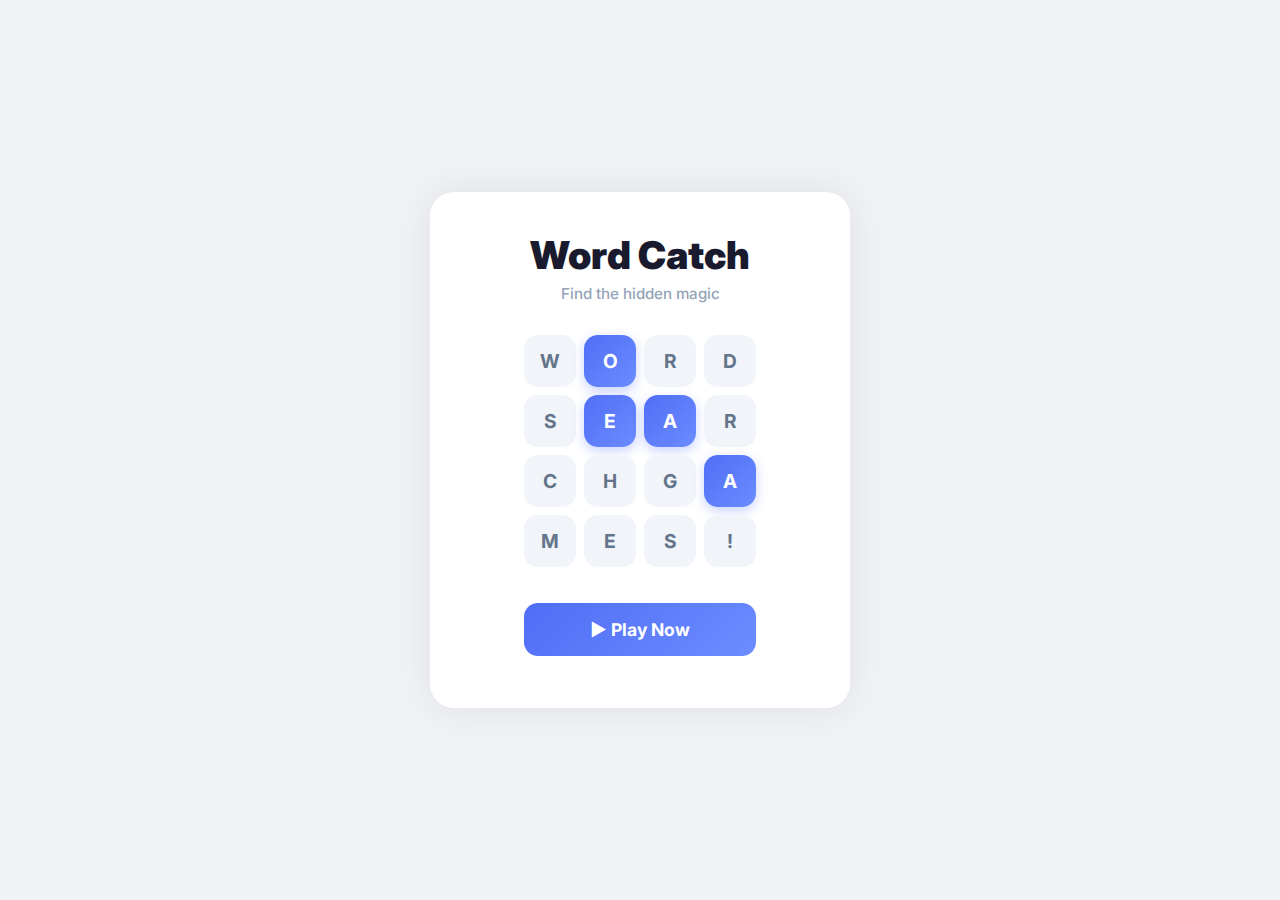
<file: wordsearch/index.html>
<!DOCTYPE html>
<html lang="en">

<head>
    <meta charset="UTF-8">
    <meta name="viewport" content="width=device-width, initial-scale=1.0, maximum-scale=1.0, user-scalable=no">
    <title>Word Catch</title>
    <link href="https://fonts.googleapis.com/css2?family=Inter:wght@400;500;600;700;800;900&display=swap"
        rel="stylesheet">
    <style>
        * {
            margin: 0;
            padding: 0;
            box-sizing: border-box;
        }

        body {
            font-family: 'Inter', sans-serif;
            background: #f0f2f5;
            min-height: 100vh;
            display: flex;
            align-items: center;
            justify-content: center;
        }

        .app-container {
            width: 100%;
            max-width: 420px;
            min-height: 100vh;
            background: #fff;
            position: relative;
            display: flex;
            flex-direction: column;
            box-shadow: 0 0 40px rgba(0, 0, 0, 0.08);
        }

        /* ── Header ── */
        .app-header {
            display: flex;
            align-items: center;
            justify-content: space-between;
            padding: 16px 20px;
            border-bottom: 1px solid #f1f5f9;
        }

        .app-header .close-btn {
            width: 36px;
            height: 36px;
            border-radius: 50%;
            border: none;
            background: #f1f5f9;
            font-size: 1.1rem;
            cursor: pointer;
            color: #64748b;
            display: flex;
            align-items: center;
            justify-content: center;
            transition: background 0.2s;
        }

        .app-header .close-btn:hover {
            background: #e2e8f0;
        }

        .app-header .title {
            font-size: 1.1rem;
            font-weight: 700;
            color: #1a1a2e;
        }

        .app-header .settings-btn {
            width: 36px;
            height: 36px;
            border-radius: 50%;
            border: none;
            background: #f1f5f9;
            font-size: 1rem;
            cursor: pointer;
            color: #64748b;
            display: flex;
            align-items: center;
            justify-content: center;
        }

        /* ── Screens ── */
        .screen {
            flex: 1;
            display: flex;
            flex-direction: column;
            padding: 20px;
        }

        .hidden {
            display: none !important;
        }

        /* ── START SCREEN ── */
        #startScreen {
            align-items: center;
            justify-content: center;
            text-align: center;
            padding: 40px 30px;
        }

        #startScreen h1 {
            font-size: 2.4rem;
            font-weight: 900;
            color: #1a1a2e;
            margin-bottom: 6px;
        }

        #startScreen .subtitle {
            font-size: 0.95rem;
            color: #94a3b8;
            font-weight: 500;
            margin-bottom: 32px;
        }

        /* Preview Grid */
        .preview-grid {
            display: grid;
            grid-template-columns: repeat(4, 52px);
            gap: 8px;
            justify-content: center;
            margin-bottom: 36px;
        }

        .preview-tile {
            width: 52px;
            height: 52px;
            border-radius: 14px;
            display: flex;
            align-items: center;
            justify-content: center;
            font-size: 1.2rem;
            font-weight: 700;
            color: #64748b;
            background: #f1f5f9;
            transition: all 0.3s;
        }

        .preview-tile.highlight {
            background: linear-gradient(135deg, #4f6ef7, #6c8cff);
            color: #fff;
            box-shadow: 0 4px 12px rgba(79, 110, 247, 0.3);
        }

        .btn-play {
            width: 100%;
            max-width: 260px;
            padding: 16px;
            background: linear-gradient(135deg, #4f6ef7, #6c8cff);
            color: #fff;
            border: none;
            border-radius: 14px;
            font-size: 1.1rem;
            font-weight: 700;
            cursor: pointer;
            font-family: 'Inter', sans-serif;
            transition: all 0.2s;
            margin-bottom: 12px;
            display: flex;
            align-items: center;
            justify-content: center;
            gap: 8px;
        }

        .btn-play:hover {
            transform: translateY(-2px);
            box-shadow: 0 6px 20px rgba(79, 110, 247, 0.35);
        }

        .start-bottom {
            display: flex;
            justify-content: center;
            gap: 32px;
            margin-top: 36px;
            padding-top: 24px;
            border-top: 1px solid #f1f5f9;
        }

        .start-stat {
            text-align: center;
        }

        .start-stat .stat-icon {
            font-size: 1.4rem;
            margin-bottom: 4px;
        }

        .start-stat .stat-text {
            font-size: 0.65rem;
            color: #94a3b8;
            font-weight: 600;
            text-transform: uppercase;
            letter-spacing: 0.5px;
        }

        /* ── GAME SCREEN ── */
        .game-stats-row {
            display: flex;
            gap: 10px;
            margin-bottom: 16px;
        }

        .game-stat-card {
            flex: 1;
            background: #f8fafc;
            border: 1.5px solid #e8ecf2;
            border-radius: 12px;
            padding: 10px 14px;
            text-align: left;
        }

        .game-stat-card .stat-label {
            font-size: 0.6rem;
            color: #94a3b8;
            font-weight: 600;
            text-transform: uppercase;
            letter-spacing: 0.5px;
        }

        .game-stat-card .stat-val {
            font-size: 1.5rem;
            font-weight: 800;
            color: #1a1a2e;
            margin-top: 2px;
        }

        .game-stat-card .stat-val .combo-badge {
            font-size: 0.8rem;
            color: #a78bfa;
        }

        /* Timer bar */
        .timer-section {
            display: flex;
            align-items: center;
            gap: 10px;
            margin-bottom: 20px;
        }

        .timer-icon {
            font-size: 1rem;
            color: #94a3b8;
        }

        .timer-bar-bg {
            flex: 1;
            height: 8px;
            background: #e2e8f0;
            border-radius: 4px;
            overflow: hidden;
        }

        .timer-bar-fill {
            height: 100%;
            background: linear-gradient(90deg, #4f6ef7, #6c8cff);
            border-radius: 4px;
            transition: width 1s linear;
        }

        .timer-text {
            font-size: 0.85rem;
            font-weight: 700;
            color: #1a1a2e;
            min-width: 42px;
            text-align: right;
        }

        /* Grid */
        #grid {
            display: grid;
            grid-template-columns: repeat(6, 1fr);
            gap: 6px;
            margin-bottom: 16px;
        }

        .tile {
            aspect-ratio: 1;
            display: flex;
            align-items: center;
            justify-content: center;
            font-size: 1.15rem;
            font-weight: 700;
            color: #475569;
            background: #f1f5f9;
            border-radius: 10px;
            cursor: pointer;
            user-select: none;
            transition: all 0.15s;
            border: 2px solid transparent;
            -webkit-tap-highlight-color: transparent;
        }

        .tile:hover {
            background: #e8ecf2;
        }

        .tile.selected {
            background: linear-gradient(135deg, #4f6ef7, #6c8cff);
            color: #fff;
            border-color: #4f6ef7;
            box-shadow: 0 2px 8px rgba(79, 110, 247, 0.3);
            transform: scale(1.05);
        }

        .tile.correct {
            background: linear-gradient(135deg, #22c55e, #4ade80) !important;
            color: #fff !important;
            border-color: #22c55e !important;
            box-shadow: 0 2px 8px rgba(34, 197, 94, 0.3);
        }

        .tile.wrong {
            animation: shake 0.4s ease;
        }

        @keyframes shake {

            0%,
            100% {
                transform: translateX(0);
            }

            25% {
                transform: translateX(-4px);
            }

            75% {
                transform: translateX(4px);
            }
        }

        /* Current word display */
        .word-display {
            background: #f0f4ff;
            border-radius: 12px;
            padding: 12px 20px;
            margin-bottom: 16px;
            min-height: 48px;
            display: flex;
            align-items: center;
            justify-content: center;
        }

        .word-display span {
            font-size: 1.3rem;
            font-weight: 800;
            color: #4f6ef7;
            letter-spacing: 4px;
        }

        /* Action buttons */
        .action-buttons {
            display: flex;
            justify-content: center;
            gap: 20px;
            margin-bottom: 16px;
        }

        .action-btn {
            display: flex;
            flex-direction: column;
            align-items: center;
            gap: 4px;
            background: none;
            border: none;
            cursor: pointer;
            font-family: 'Inter', sans-serif;
        }

        .action-btn .btn-circle {
            width: 48px;
            height: 48px;
            border-radius: 50%;
            background: #f1f5f9;
            display: flex;
            align-items: center;
            justify-content: center;
            font-size: 1.2rem;
            transition: all 0.2s;
        }

        .action-btn .btn-circle.primary {
            background: linear-gradient(135deg, #4f6ef7, #6c8cff);
            color: #fff;
            box-shadow: 0 4px 12px rgba(79, 110, 247, 0.3);
        }

        .action-btn .btn-label {
            font-size: 0.6rem;
            font-weight: 600;
            color: #94a3b8;
            text-transform: uppercase;
            letter-spacing: 0.5px;
        }

        .action-btn:hover .btn-circle {
            transform: scale(1.1);
        }

        /* Bottom nav */
        .bottom-nav {
            display: flex;
            justify-content: space-around;
            padding: 12px 0;
            border-top: 1px solid #f1f5f9;
            margin-top: auto;
        }

        .nav-item {
            display: flex;
            flex-direction: column;
            align-items: center;
            gap: 2px;
            font-size: 0.6rem;
            font-weight: 600;
            color: #94a3b8;
            text-transform: uppercase;
            letter-spacing: 0.5px;
            cursor: pointer;
            transition: color 0.2s;
        }

        .nav-item .nav-icon {
            font-size: 1.2rem;
        }

        .nav-item.active {
            color: #4f6ef7;
        }

        /* ── END SCREEN ── */
        #endScreen {
            align-items: center;
            justify-content: center;
            text-align: center;
            padding: 40px 24px;
        }

        .end-icon {
            font-size: 3rem;
            margin-bottom: 16px;
            animation: bounce 1s ease infinite;
        }

        @keyframes bounce {

            0%,
            100% {
                transform: translateY(0);
            }

            50% {
                transform: translateY(-8px);
            }
        }

        #endScreen h2 {
            font-size: 1.8rem;
            font-weight: 900;
            color: #1a1a2e;
            margin-bottom: 4px;
        }

        .end-subtitle {
            font-size: 0.9rem;
            color: #94a3b8;
            margin-bottom: 28px;
        }

        .end-stats-grid {
            display: grid;
            grid-template-columns: 1fr 1fr;
            gap: 12px;
            margin-bottom: 28px;
            width: 100%;
        }

        .end-stat-card {
            background: #f8fafc;
            border-radius: 14px;
            padding: 16px;
        }

        .end-stat-card .es-label {
            font-size: 0.65rem;
            color: #94a3b8;
            font-weight: 600;
            text-transform: uppercase;
            letter-spacing: 0.5px;
            margin-bottom: 4px;
        }

        .end-stat-card .es-value {
            font-size: 1.5rem;
            font-weight: 800;
            color: #1a1a2e;
            display: flex;
            align-items: center;
            justify-content: center;
            gap: 6px;
        }

        .end-stat-card .es-value .es-icon {
            font-size: 1rem;
        }

        .es-value.blue {
            color: #4f6ef7;
        }

        .es-value.green {
            color: #22c55e;
        }

        .es-value.gold {
            color: #f59e0b;
        }

        .btn-restart-game {
            width: 100%;
            padding: 16px;
            background: linear-gradient(135deg, #4f6ef7, #6c8cff);
            color: #fff;
            border: none;
            border-radius: 14px;
            font-size: 1rem;
            font-weight: 700;
            cursor: pointer;
            font-family: 'Inter', sans-serif;
            transition: all 0.2s;
            margin-bottom: 10px;
            display: flex;
            align-items: center;
            justify-content: center;
            gap: 8px;
        }

        .btn-restart-game:hover {
            transform: translateY(-2px);
            box-shadow: 0 6px 20px rgba(79, 110, 247, 0.35);
        }

        .btn-main-menu {
            width: 100%;
            padding: 14px;
            background: #fff;
            color: #1a1a2e;
            border: 2px solid #e2e8f0;
            border-radius: 14px;
            font-size: 1rem;
            font-weight: 700;
            cursor: pointer;
            font-family: 'Inter', sans-serif;
            transition: all 0.2s;
            display: flex;
            align-items: center;
            justify-content: center;
            gap: 8px;
        }

        .btn-main-menu:hover {
            background: #f8fafc;
            border-color: #cbd5e1;
        }

        /* ── Animations ── */
        @keyframes fadeIn {
            from {
                opacity: 0;
                transform: translateY(16px);
            }

            to {
                opacity: 1;
                transform: translateY(0);
            }
        }

        .screen {
            animation: fadeIn 0.4s ease;
        }

        .word-found-toast {
            position: fixed;
            top: 50%;
            left: 50%;
            transform: translate(-50%, -50%) scale(0);
            background: linear-gradient(135deg, #22c55e, #4ade80);
            color: #fff;
            padding: 12px 28px;
            border-radius: 14px;
            font-size: 1.1rem;
            font-weight: 700;
            z-index: 999;
            pointer-events: none;
            opacity: 0;
            transition: all 0.3s ease;
            box-shadow: 0 8px 24px rgba(34, 197, 94, 0.3);
        }

        .word-found-toast.show {
            transform: translate(-50%, -50%) scale(1);
            opacity: 1;
        }

        /* Responsive */
        @media (max-width: 420px) {
            .app-container {
                max-width: 100%;
            }

            .tile {
                font-size: 1rem;
            }
        }

        @media (min-width: 421px) {
            body {
                padding: 20px;
            }

            .app-container {
                min-height: auto;
                border-radius: 24px;
                overflow: hidden;
            }
        }
    </style>
</head>

<body>

    <div class="app-container">

        <!-- Header (visible during game & end) -->
        <div class="app-header hidden" id="appHeader">
            <button class="close-btn" onclick="goMainMenu()">✕</button>
            <span class="title">Word Catch</span>
            <button class="settings-btn">⚙️</button>
        </div>

        <!-- ── START SCREEN ── -->
        <div class="screen" id="startScreen">
            <div style="flex:1;display:flex;flex-direction:column;align-items:center;justify-content:center;">
                <h1>Word Catch</h1>
                <p class="subtitle">Find the hidden magic</p>

                <div class="preview-grid">
                    <div class="preview-tile">W</div>
                    <div class="preview-tile highlight">O</div>
                    <div class="preview-tile">R</div>
                    <div class="preview-tile">D</div>
                    <div class="preview-tile">S</div>
                    <div class="preview-tile highlight">E</div>
                    <div class="preview-tile highlight">A</div>
                    <div class="preview-tile">R</div>
                    <div class="preview-tile">C</div>
                    <div class="preview-tile">H</div>
                    <div class="preview-tile">G</div>
                    <div class="preview-tile highlight">A</div>
                    <div class="preview-tile">M</div>
                    <div class="preview-tile">E</div>
                    <div class="preview-tile">S</div>
                    <div class="preview-tile">!</div>
                </div>

                <button class="btn-play" onclick="startGame()">▶ Play Now</button>


            </div>
        </div>

        <!-- ── GAME SCREEN ── -->
        <div class="screen hidden" id="gameScreen">
            <div class="game-stats-row">
                <div class="game-stat-card">
                    <div class="stat-label">Score</div>
                    <div class="stat-val" id="scoreDisplay">0</div>
                </div>
                <div class="game-stat-card">
                    <div class="stat-label">Combo</div>
                    <div class="stat-val"><span id="comboDisplay">1</span><span class="combo-badge">x ✨</span></div>
                </div>
            </div>

            <div class="timer-section">
                <span class="timer-icon">⏱️</span>
                <div class="timer-bar-bg">
                    <div class="timer-bar-fill" id="timerBar" style="width:100%"></div>
                </div>
                <span class="timer-text" id="timerText">00:60</span>
            </div>

            <div id="grid"></div>

            <div class="word-display">
                <span id="currentWordDisplay">&nbsp;</span>
            </div>

            <div class="action-buttons">
                <button class="action-btn" onclick="submitWord()">
                    <div class="btn-circle primary">▶</div>
                    <span class="btn-label">Submit</span>
                </button>
            </div>

            <div class="bottom-nav">
                <div class="nav-item active">
                    <span class="nav-icon">🎮</span> Game
                </div>
                <div class="nav-item">
                    <span class="nav-icon">🏆</span> Rank
                </div>
                <div class="nav-item">
                    <span class="nav-icon">👥</span> Friends
                </div>
                <div class="nav-item">
                    <span class="nav-icon">👤</span> Profile
                </div>
            </div>
        </div>

        <!-- ── END SCREEN ── -->
        <div class="screen hidden" id="endScreen">
            <div style="flex:1;display:flex;flex-direction:column;align-items:center;justify-content:center;">
                <div class="end-icon">✍️</div>
                <h2>Time's Up!</h2>
                <p class="end-subtitle">Great effort this round!</p>

                <div class="end-stats-grid">
                    <div class="end-stat-card">
                        <div class="es-label">Words Found</div>
                        <div class="es-value blue"><span class="es-icon">📝</span> <span id="wordsFoundStat">0</span>
                        </div>
                    </div>
                    <div class="end-stat-card">
                        <div class="es-label">Final Score</div>
                        <div class="es-value blue"><span class="es-icon">⭐</span> <span id="finalScoreStat">0</span>
                        </div>
                    </div>
                    <div class="end-stat-card">
                        <div class="es-label">Accuracy</div>
                        <div class="es-value green"><span class="es-icon">🎯</span> <span id="accuracyStat">0%</span>
                        </div>
                    </div>
                    <div class="end-stat-card">
                        <div class="es-label">Rank</div>
                        <div class="es-value gold"><span class="es-icon">🏅</span> <span id="rankStat">Bronze</span>
                        </div>
                    </div>
                </div>

                <button class="btn-restart-game" onclick="restartGame()">🔄 Restart Game</button>
                <button class="btn-main-menu" onclick="goMainMenu()">🏠 Main Menu</button>
            </div>
        </div>

    </div>

    <!-- Toast -->
    <div class="word-found-toast" id="toast">+10 Word Found!</div>

    <script>
        const words = [
            "CAT", "DOG", "SUN", "MOON", "STAR", "FISH",
            "BIRD", "TREE", "WIND", "RAIN", "FIRE", "GOLD",
            "KING", "ROSE", "LAMP", "BEAR", "FROG", "LION",
            "WAVE", "LAKE", "SAND", "WOLF", "DUCK", "DEER"
        ];

        let gridSize = 6;
        let grid = [];
        let selectedTiles = [];
        let currentWord = "";
        let score = 0;
        let timeLeft = 60;
        let timerInterval;
        let wordsFound = 0;
        let totalAttempts = 0;
        let combo = 1;
        let isSelecting = false;
        let foundWords = [];

        function startGame() {
            document.getElementById("startScreen").classList.add("hidden");
            document.getElementById("gameScreen").classList.remove("hidden");
            document.getElementById("endScreen").classList.add("hidden");
            document.getElementById("appHeader").classList.remove("hidden");

            score = 0;
            timeLeft = 60;
            wordsFound = 0;
            totalAttempts = 0;
            combo = 1;
            foundWords = [];

            updateScoreDisplay();
            updateTimerDisplay();
            updateComboDisplay();
            createGrid();
            timerInterval = setInterval(updateTimer, 1000);
        }

        function updateTimer() {
            timeLeft--;
            updateTimerDisplay();
            document.getElementById("timerBar").style.width = ((timeLeft / 60) * 100) + "%";

            if (timeLeft <= 0) {
                clearInterval(timerInterval);
                endGame();
            }
        }

        function updateTimerDisplay() {
            let mins = Math.floor(timeLeft / 60);
            let secs = timeLeft % 60;
            document.getElementById("timerText").innerText =
                String(mins).padStart(2, '0') + ':' + String(secs).padStart(2, '0');
        }

        function updateScoreDisplay() {
            document.getElementById("scoreDisplay").innerText = score.toLocaleString();
        }

        function updateComboDisplay() {
            document.getElementById("comboDisplay").innerText = combo;
        }

        function createGrid() {
            const gridDiv = document.getElementById("grid");
            gridDiv.innerHTML = "";
            grid = [];

            // Place some words in the grid
            let placedLetters = new Array(gridSize * gridSize).fill(null);

            // Try to place a few words horizontally
            let wordsToPlace = words.sort(() => Math.random() - 0.5).slice(0, 6);
            for (let w of wordsToPlace) {
                let placed = false;
                for (let attempt = 0; attempt < 20 && !placed; attempt++) {
                    let row = Math.floor(Math.random() * gridSize);
                    let col = Math.floor(Math.random() * (gridSize - w.length + 1));
                    let canPlace = true;
                    for (let i = 0; i < w.length; i++) {
                        let idx = row * gridSize + col + i;
                        if (placedLetters[idx] !== null && placedLetters[idx] !== w[i]) {
                            canPlace = false;
                            break;
                        }
                    }
                    if (canPlace) {
                        for (let i = 0; i < w.length; i++) {
                            placedLetters[row * gridSize + col + i] = w[i];
                        }
                        placed = true;
                    }
                }
            }

            // Fill remaining with random letters
            for (let i = 0; i < gridSize * gridSize; i++) {
                let letter = placedLetters[i] || String.fromCharCode(65 + Math.floor(Math.random() * 26));
                grid.push(letter);

                let tile = document.createElement("div");
                tile.className = "tile";
                tile.innerText = letter;
                tile.dataset.index = i;

                tile.addEventListener("mousedown", function (e) {
                    e.preventDefault();
                    isSelecting = true;
                    clearSelection();
                    selectTile(this);
                });
                tile.addEventListener("mouseover", function () {
                    if (isSelecting) selectTile(this);
                });
                tile.addEventListener("touchstart", function (e) {
                    e.preventDefault();
                    isSelecting = true;
                    clearSelection();
                    selectTile(this);
                }, { passive: false });
                tile.addEventListener("touchmove", function (e) {
                    e.preventDefault();
                    const touch = e.touches[0];
                    const element = document.elementFromPoint(touch.clientX, touch.clientY);
                    if (element && element.classList.contains("tile")) {
                        selectTile(element);
                    }
                }, { passive: false });

                gridDiv.appendChild(tile);
            }

            document.addEventListener("mouseup", endSelect);
            document.addEventListener("touchend", endSelect);
        }

        function clearSelection() {
            selectedTiles.forEach(t => t.classList.remove("selected"));
            selectedTiles = [];
            currentWord = "";
            document.getElementById("currentWordDisplay").innerHTML = "&nbsp;";
        }

        function selectTile(tile) {
            if (tile.classList.contains("correct")) return;
            if (!selectedTiles.includes(tile)) {
                selectedTiles.push(tile);
                tile.classList.add("selected");
                currentWord += tile.innerText;
                document.getElementById("currentWordDisplay").innerText = currentWord;
            }
        }

        function endSelect() {
            if (!isSelecting) return;
            isSelecting = false;
            submitWord();
        }

        function submitWord() {
            if (currentWord.length === 0) return;
            totalAttempts++;

            if (words.includes(currentWord) && !foundWords.includes(currentWord)) {
                foundWords.push(currentWord);
                wordsFound++;
                score += 10 * combo;
                combo = Math.min(combo + 1, 5);
                updateScoreDisplay();
                updateComboDisplay();

                selectedTiles.forEach(t => {
                    t.classList.remove("selected");
                    t.classList.add("correct");
                });

                showToast("+" + (10 * (combo - 1)) + " " + currentWord + "!");
            } else {
                combo = 1;
                updateComboDisplay();
                selectedTiles.forEach(t => {
                    t.classList.remove("selected");
                    t.classList.add("wrong");
                    setTimeout(() => t.classList.remove("wrong"), 400);
                });
            }

            selectedTiles = [];
            currentWord = "";
            document.getElementById("currentWordDisplay").innerHTML = "&nbsp;";
        }

        function showToast(message) {
            const toast = document.getElementById("toast");
            toast.innerText = message;
            toast.classList.add("show");
            setTimeout(() => toast.classList.remove("show"), 1200);
        }

        function shuffleGrid() {
            // Re-randomize non-correct tiles
            const tiles = document.querySelectorAll(".tile:not(.correct)");
            tiles.forEach(tile => {
                let newLetter = String.fromCharCode(65 + Math.floor(Math.random() * 26));
                tile.innerText = newLetter;
                grid[parseInt(tile.dataset.index)] = newLetter;
            });
            clearSelection();
        }

        function showHint() {
            // Highlight first letter of a not-yet-found word
            for (let w of words) {
                if (!foundWords.includes(w)) {
                    showToast("💡 Try: " + w[0] + "..." + w[w.length - 1]);
                    break;
                }
            }
        }

        function endGame() {
            document.getElementById("gameScreen").classList.add("hidden");
            document.getElementById("endScreen").classList.remove("hidden");

            document.getElementById("wordsFoundStat").innerText = wordsFound;
            document.getElementById("finalScoreStat").innerText = score.toLocaleString();

            let accuracy = totalAttempts > 0 ? Math.round((wordsFound / totalAttempts) * 100) : 0;
            document.getElementById("accuracyStat").innerText = accuracy + "%";

            let rank = "Bronze";
            if (score >= 200) rank = "Gold";
            else if (score >= 100) rank = "Silver";
            document.getElementById("rankStat").innerText = rank;
        }

        function restartGame() {
            window.location.href = "https://darkyplay.com/wordcatch";
        }

        function goMainMenu() {
            window.location.href = "https://darkyplay.com";
        }
    </script>

</body>

</html>
</file>
<file: fired-space-shooter/style.css>
:root {
    --bg-color: #050505;
    --neon-orange: #FF4500;
    --neon-yellow: #FFD700;
    --text-color: #fff;
}

* {
    box-sizing: border-box;
    margin: 0;
    padding: 0;
    user-select: none;
    -webkit-user-select: none;
    -webkit-touch-callout: none;
}

body {
    background-color: var(--bg-color);
    color: var(--text-color);
    font-family: 'Press Start 2P', cursive;
    display: flex;
    justify-content: center;
    align-items: center;
    height: 100vh;
    overflow: hidden;
    touch-action: none;
    /* Prevent scroll on mobile */
}

.game-container {
    position: relative;
    width: 100%;
    max-width: 600px;
    height: 100vh;
    max-height: 800px;
    border: 2px solid var(--neon-orange);
    background: #000;
    display: flex;
    flex-direction: column;
    overflow: hidden;
    box-shadow: 0 0 20px rgba(255, 69, 0, 0.3);
}

.header {
    position: absolute;
    top: 0;
    left: 0;
    width: 100%;
    padding: 10px;
    z-index: 10;
    display: flex;
    align-items: center;
    pointer-events: none;
    /* Let clicks pass through to canvas */
}

.header>* {
    pointer-events: auto;
}

.score-board {
    color: var(--neon-yellow);
    text-shadow: 2px 2px 0 #000;
    margin-right: 20px;
}

.health-board {
    display: flex;
    align-items: center;
    text-shadow: 2px 2px 0 #000;
}

#health-bar {
    width: 100px;
    height: 10px;
    background: #333;
    border: 1px solid #fff;
    margin-left: 10px;
}

#health-fill {
    width: 100%;
    height: 100%;
    background: #00ff00;
    transition: width 0.2s, background 0.2s;
}

canvas {
    display: block;
    width: 100%;
    height: 100%;
    background: radial-gradient(circle at bottom, #1a0500 0%, #000000 70%);
}

.overlay {
    position: absolute;
    top: 0;
    left: 0;
    width: 100%;
    height: 100%;
    background: rgba(0, 0, 0, 0.85);
    display: flex;
    flex-direction: column;
    justify-content: center;
    align-items: center;
    text-align: center;
    z-index: 20;
}

.hidden {
    display: none !important;
}

h1 {
    font-size: 2.5rem;
    color: var(--neon-orange);
    text-shadow: 0 0 10px var(--neon-orange);
    margin-bottom: 20px;
    line-height: 1.5;
}

p {
    margin-bottom: 30px;
    font-size: 1rem;
    color: #ccc;
    line-height: 1.6;
}

button {
    background: transparent;
    color: var(--neon-orange);
    font-family: inherit;
    font-size: 1.2rem;
    padding: 15px 40px;
    border: 2px solid var(--neon-orange);
    cursor: pointer;
    text-transform: uppercase;
    box-shadow: 0 0 10px var(--neon-orange);
    transition: all 0.2s;
}

button:hover {
    background: var(--neon-orange);
    color: #000;
}

.home-btn {
    text-decoration: none;
    color: #fff;
    font-size: 0.8rem;
    border: 1px solid #fff;
    padding: 5px 10px;
    background: rgba(0, 0, 0, 0.5);
    cursor: pointer;
}

@media (max-width: 600px) {
    h1 {
        font-size: 1.8rem;
    }
}
</file>
<file: mario-nova/style.css>
@import url('https://fonts.googleapis.com/css2?family=Press+Start+2P&display=swap');

body {
    margin: 0;
    padding: 0;
    background-color: #5c94fc;
    /* Classic Mario Sky Blue */
    display: flex;
    justify-content: center;
    align-items: center;
    height: 100vh;
    overflow: hidden;
    font-family: 'Press Start 2P', cursive;
}

#game-container {
    position: relative;
    box-shadow: 0 0 20px rgba(0, 0, 0, 0.5);
}

canvas {
    display: block;
    background-color: #5c94fc;
}
</file>
<file: pikachu-breakout/style.css>
@import url('https://fonts.googleapis.com/css2?family=Press+Start+2P&display=swap');

body {
    background-color: #222;
    color: #FFDE00;
    /* Pikachu Yellow */
    font-family: 'Press Start 2P', monospace;
    display: flex;
    justify-content: center;
    align-items: center;
    height: 100vh;
    margin: 0;
    overflow: hidden;
}

#game-container {
    text-align: center;
    position: relative;
    border: 4px solid #FFDE00;
    padding: 20px;
    background-color: #111;
    box-shadow: 0 0 20px rgba(255, 222, 0, 0.5);
}

h1 {
    margin: 0 0 20px 0;
    text-shadow: 2px 2px #CC0000;
    /* Red like cheeks */
    font-size: 2rem;
}

#score-board {
    display: flex;
    justify-content: space-between;
    margin-bottom: 10px;
    font-size: 1.2rem;
}

canvas {
    background: #000;
    border: 2px solid #555;
    display: block;
    margin: 0 auto;
}

#game-over {
    position: absolute;
    top: 50%;
    left: 50%;
    transform: translate(-50%, -50%);
    background: rgba(0, 0, 0, 0.85);
    padding: 40px;
    border: 4px solid #FFDE00;
    text-align: center;
    z-index: 10;
    display: none;
    /* Controlled by JS via class */
}

#game-over.visible {
    display: block;
}

#game-over h2 {
    color: #FFDE00;
    margin-bottom: 20px;
    text-transform: uppercase;
}

button {
    background-color: #CC0000;
    color: white;
    border: none;
    padding: 15px 30px;
    font-family: 'Press Start 2P', monospace;
    font-size: 1rem;
    cursor: pointer;
    transition: background-color 0.2s;
}

button:hover {
    background-color: #FF0000;
}

.hidden {
    display: none !important;
}
</file>
<file: snake/style.css>
:root {
    --bg-color: #111;
    --neon-green: #00ff00;
    --neon-dark: #004400;
    --text-color: #fff;
}

* {
    box-sizing: border-box;
    margin: 0;
    padding: 0;
}

body {
    background-color: var(--bg-color);
    color: var(--text-color);
    font-family: 'Press Start 2P', cursive;
    display: flex;
    justify-content: center;
    align-items: center;
    height: 100vh;
    overflow: hidden;
}

.game-container {
    position: relative;
    border: 4px solid var(--neon-green);
    padding: 10px;
    box-shadow: 0 0 20px var(--neon-green);
    border-radius: 5px;
    width: 440px;
    /* Canvas + Padding */
    display: flex;
    flex-direction: column;
    align-items: center;
    background: #000;
}

.header {
    display: flex;
    justify-content: space-between;
    align-items: center;
    width: 100%;
    margin-bottom: 10px;
    color: var(--neon-green);
    text-shadow: 0 0 5px var(--neon-green);
    font-size: 14px;
}

.home-btn {
    text-decoration: none;
    color: #fff;
    font-size: 10px;
    border: 1px solid #fff;
    padding: 5px 10px;
    transition: all 0.2s;
}

.home-btn:hover {
    background: #fff;
    color: #000;
}

canvas {
    background-color: #000;
    border: 1px solid #111;
    display: block;
    box-shadow: inset 0 0 10px #002200;
}

.overlay {
    position: absolute;
    top: 0;
    left: 0;
    width: 100%;
    height: 100%;
    background: rgba(0, 0, 0, 0.85);
    display: flex;
    flex-direction: column;
    justify-content: center;
    align-items: center;
    text-align: center;
    z-index: 10;
}

.hidden {
    display: none !important;
}

h1 {
    color: var(--neon-green);
    text-shadow: 0 0 10px var(--neon-green);
    margin-bottom: 20px;
    font-size: 32px;
}

p {
    margin-bottom: 30px;
    font-size: 12px;
    color: #ccc;
}

button {
    background: transparent;
    color: var(--neon-green);
    font-family: inherit;
    font-size: 20px;
    padding: 10px 30px;
    border: 2px solid var(--neon-green);
    cursor: pointer;
    box-shadow: 0 0 10px var(--neon-green);
    transition: all 0.2s;
}

button:hover {
    background: var(--neon-green);
    color: #000;
    box-shadow: 0 0 30px var(--neon-green);
}
</file>
